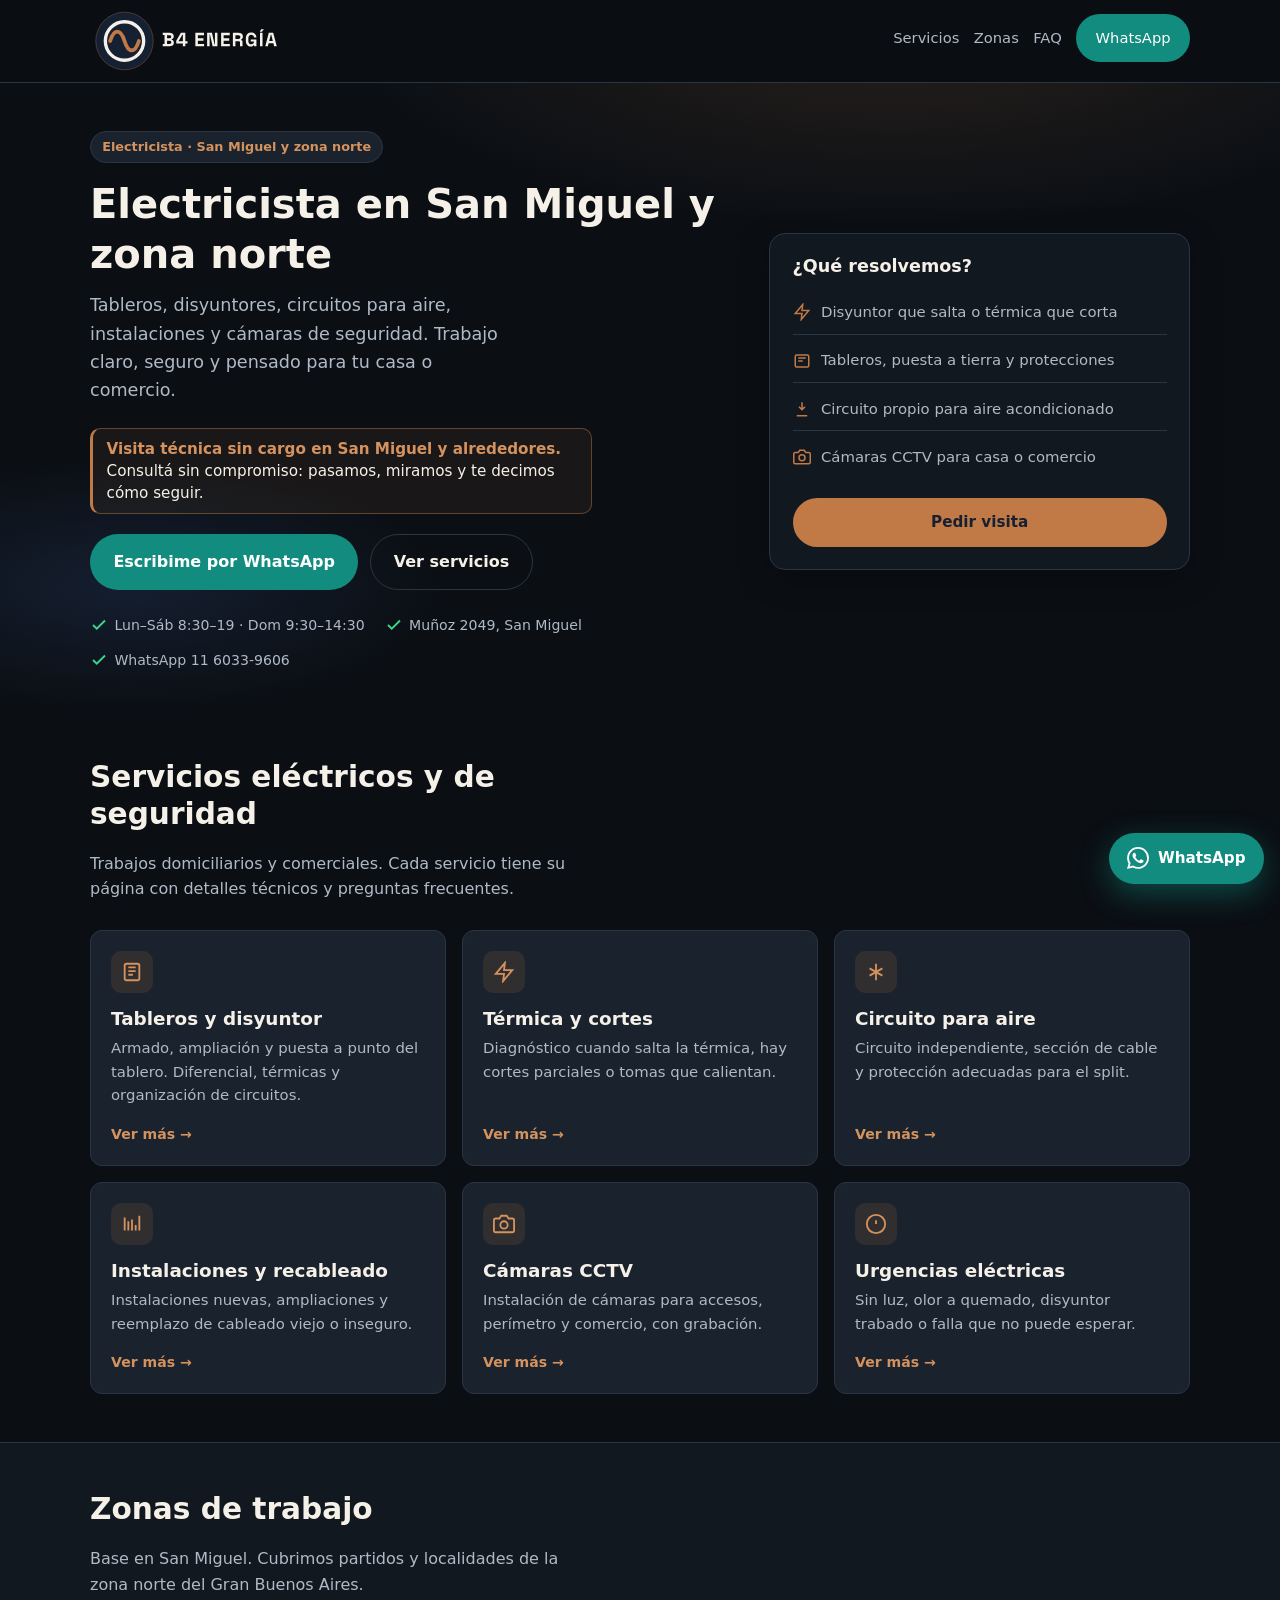
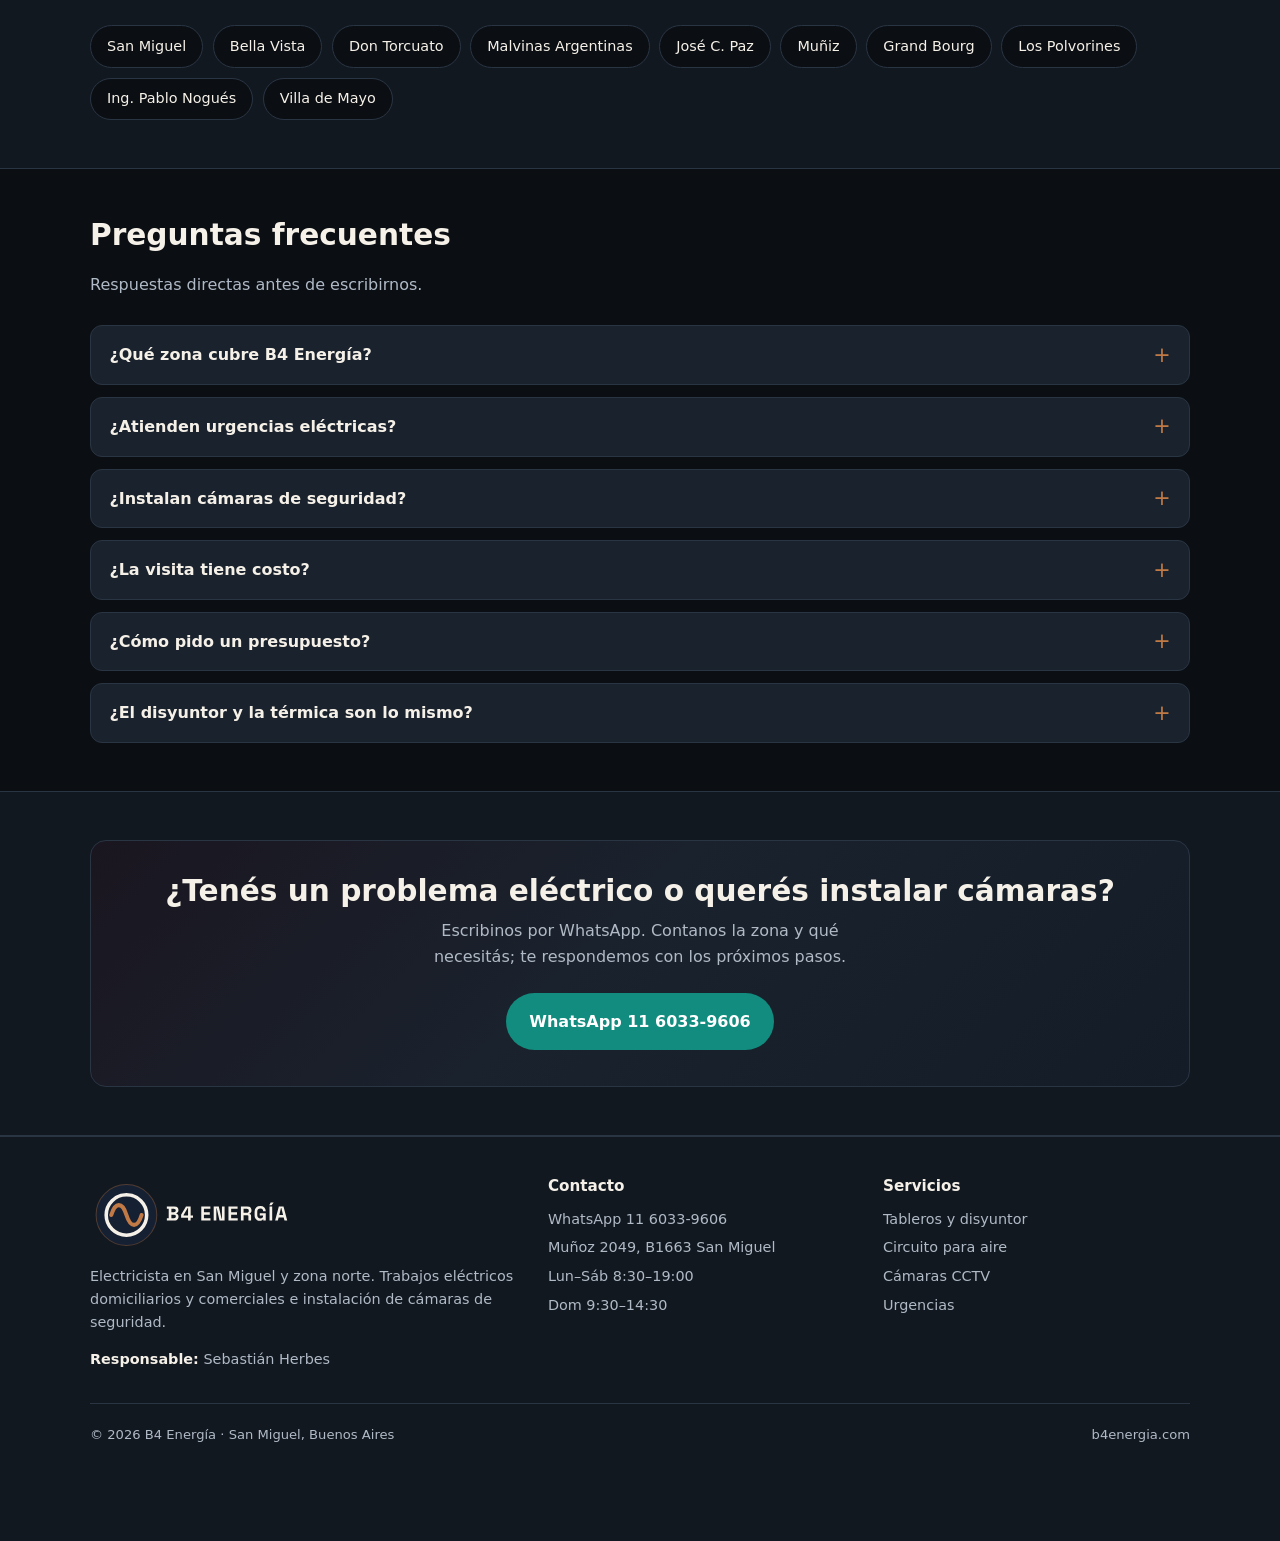
<file: index.html>
<!DOCTYPE html>
<html lang="es-AR">
<head>
  <meta charset="utf-8">
  <meta name="viewport" content="width=device-width, initial-scale=1">
  <title>Electricista en San Miguel y Zona Norte | B4 Energía</title>
  <meta name="description" content="Electricista en San Miguel, Don Torcuato, Malvinas Argentinas y José C. Paz. Tableros, disyuntores, aires, cámaras CCTV y urgencias. WhatsApp: 11 6033-9606.">
  <link rel="canonical" href="https://b4energia.com/">
  <meta property="og:type" content="website">
  <meta property="og:locale" content="es_AR">
  <meta property="og:url" content="https://b4energia.com/">
  <meta property="og:title" content="Electricista en San Miguel y Zona Norte | B4 Energía">
  <meta property="og:description" content="Trabajos eléctricos domiciliarios y comerciales, y cámaras de seguridad en San Miguel y zona norte. Pedí presupuesto por WhatsApp.">
  <meta property="og:site_name" content="B4 Energía">
  <meta name="twitter:card" content="summary">
  <meta name="twitter:title" content="Electricista en San Miguel y Zona Norte | B4 Energía">
  <meta name="twitter:description" content="Tableros, disyuntores, aires, cámaras CCTV y urgencias eléctricas en zona norte del GBA.">
  <link rel="icon" href="/favicon.svg" type="image/svg+xml">
  <link rel="icon" href="/favicon-32.png" sizes="32x32" type="image/png">
  <link rel="apple-touch-icon" href="/apple-touch-icon.png">
  <link rel="stylesheet" href="/css/styles.css">
  <script type="application/ld+json">
  {
    "@context": "https://schema.org",
    "@type": ["Electrician", "LocalBusiness"],
    "@id": "https://b4energia.com/#business",
    "name": "B4 Energía",
    "url": "https://b4energia.com/",
    "telephone": "+5491160339606",
    "image": "https://b4energia.com/logo/b4-energia-avatar-1024.png",
    "logo": "https://b4energia.com/logo/b4-energia-logo.png",
    "description": "Electricista en San Miguel y zona norte. Trabajos eléctricos domiciliarios y comerciales e instalación de cámaras de seguridad (CCTV).",
    "address": {
      "@type": "PostalAddress",
      "streetAddress": "Muñoz 2049",
      "addressLocality": "San Miguel",
      "addressRegion": "Buenos Aires",
      "postalCode": "B1663",
      "addressCountry": "AR"
    },
    "geo": {
      "@type": "GeoCoordinates",
      "latitude": -34.5435,
      "longitude": -58.7119
    },
    "openingHoursSpecification": [
      {
        "@type": "OpeningHoursSpecification",
        "dayOfWeek": ["Monday","Tuesday","Wednesday","Thursday","Friday","Saturday"],
        "opens": "08:30",
        "closes": "19:00"
      },
      {
        "@type": "OpeningHoursSpecification",
        "dayOfWeek": "Sunday",
        "opens": "09:30",
        "closes": "14:30"
      }
    ],
    "areaServed": [
      {"@type": "City", "name": "San Miguel"},
      {"@type": "City", "name": "Muñiz"},
      {"@type": "City", "name": "Bella Vista"},
      {"@type": "City", "name": "Don Torcuato"},
      {"@type": "AdministrativeArea", "name": "Malvinas Argentinas"},
      {"@type": "City", "name": "Grand Bourg"},
      {"@type": "City", "name": "Los Polvorines"},
      {"@type": "City", "name": "Ingeniero Pablo Nogués"},
      {"@type": "City", "name": "Villa de Mayo"},
      {"@type": "City", "name": "José C. Paz"}
    ],
    "sameAs": [],
    "priceRange": "$$",
    "contactPoint": {
      "@type": "ContactPoint",
      "telephone": "+5491160339606",
      "contactType": "customer service",
      "availableLanguage": "Spanish",
      "areaServed": "AR"
    }
  }
  </script>
  <script type="application/ld+json">
  {
    "@context": "https://schema.org",
    "@type": "FAQPage",
    "mainEntity": [
      {
        "@type": "Question",
        "name": "¿Qué zona cubre B4 Energía?",
        "acceptedAnswer": {
          "@type": "Answer",
          "text": "Trabajamos en San Miguel, Muñiz, Bella Vista, Don Torcuato, Malvinas Argentinas (Grand Bourg, Los Polvorines, Ingeniero Pablo Nogués, Villa de Mayo) y José C. Paz."
        }
      },
      {
        "@type": "Question",
        "name": "¿Atienden urgencias eléctricas?",
        "acceptedAnswer": {
          "@type": "Answer",
          "text": "Sí. Para cortes totales, disyuntores que saltan, tomas quemados o fallas que dejan sin luz, escribinos por WhatsApp y te orientamos según disponibilidad del día."
        }
      },
      {
        "@type": "Question",
        "name": "¿Instalan cámaras de seguridad?",
        "acceptedAnswer": {
          "@type": "Answer",
          "text": "Sí. Instalamos sistemas de cámaras CCTV para casas y comercios: acceso, visión nocturna, grabador y configuración básica. El tipo de cámara y el cableado se definen según el lugar."
        }
      },
      {
        "@type": "Question",
        "name": "¿La visita tiene costo?",
        "acceptedAnswer": {
          "@type": "Answer",
          "text": "No. La visita técnica es sin cargo en San Miguel y alrededores. Pasamos, revisamos la instalación y te explicamos qué hace falta y cuánto sale, sin compromiso. Escribinos por WhatsApp y coordinamos el día."
        }
      },
      {
        "@type": "Question",
        "name": "¿Cómo pido un presupuesto?",
        "acceptedAnswer": {
          "@type": "Answer",
          "text": "Por WhatsApp al +54 9 11 6033-9606. Contanos el problema o el trabajo que necesitás, la zona y, si podés, una foto del tablero o del lugar. Respondemos con los pasos y la visita."
        }
      }
    ]
  }
  </script>
</head>
<body>
  <header class="site-header">
    <div class="container nav">
      <a class="logo" href="/" aria-label="B4 Energía — inicio"><img class="logo-full" src="/logo/logo-dark.svg" alt="B4 Energía" width="409" height="150"></a>
      <nav aria-label="Principal">
        <ul class="nav-links">
          <li><a href="/#servicios">Servicios</a></li>
          <li><a href="/#zonas">Zonas</a></li>
          <li><a href="/#faq">FAQ</a></li>
          <li><a class="btn btn-wa" href="https://wa.me/5491160339606" target="_blank" rel="noopener">WhatsApp</a></li>
        </ul>
      </nav>
    </div>
  </header>

  <main>
    <section class="hero">
      <div class="container hero-grid">
        <div>
          <p class="eyebrow">Electricista · San Miguel y zona norte</p>
          <h1>Electricista en San Miguel y zona norte</h1>
          <p class="lead">Tableros, disyuntores, circuitos para aire, instalaciones y cámaras de seguridad. Trabajo claro, seguro y pensado para tu casa o comercio.</p>
          <p class="hook-visita"><strong>Visita técnica sin cargo en San Miguel y alrededores.</strong> Consultá sin compromiso: pasamos, miramos y te decimos cómo seguir.</p>
          <div class="hero-actions">
            <a class="btn btn-wa btn-lg" href="https://wa.me/5491160339606?text=Hola%2C%20necesito%20un%20electricista%20en%20zona%20norte" target="_blank" rel="noopener">Escribime por WhatsApp</a>
            <a class="btn btn-ghost btn-lg" href="/#servicios">Ver servicios</a>
          </div>
          <div class="trust">
            <span>
              <svg width="18" height="18" viewBox="0 0 24 24" fill="none" stroke="currentColor" stroke-width="2.5" aria-hidden="true"><path d="M20 6L9 17l-5-5"/></svg>
              Lun–Sáb 8:30–19 · Dom 9:30–14:30
            </span>
            <span>
              <svg width="18" height="18" viewBox="0 0 24 24" fill="none" stroke="currentColor" stroke-width="2.5" aria-hidden="true"><path d="M20 6L9 17l-5-5"/></svg>
              Muñoz 2049, San Miguel
            </span>
            <span>
              <svg width="18" height="18" viewBox="0 0 24 24" fill="none" stroke="currentColor" stroke-width="2.5" aria-hidden="true"><path d="M20 6L9 17l-5-5"/></svg>
              WhatsApp 11 6033-9606
            </span>
          </div>
        </div>
        <aside class="hero-card" aria-label="Qué resolvemos">
          <h2>¿Qué resolvemos?</h2>
          <ul>
            <li>
              <svg width="18" height="18" viewBox="0 0 24 24" fill="none" stroke="currentColor" stroke-width="2" aria-hidden="true"><path d="M13 2L3 14h9l-1 8 10-12h-9l1-8z"/></svg>
              Disyuntor que salta o térmica que corta
            </li>
            <li>
              <svg width="18" height="18" viewBox="0 0 24 24" fill="none" stroke="currentColor" stroke-width="2" aria-hidden="true"><rect x="3" y="4" width="18" height="16" rx="2"/><path d="M7 8h10M7 12h6"/></svg>
              Tableros, puesta a tierra y protecciones
            </li>
            <li>
              <svg width="18" height="18" viewBox="0 0 24 24" fill="none" stroke="currentColor" stroke-width="2" aria-hidden="true"><path d="M12 3v10M8 9l4 4 4-4M5 21h14"/></svg>
              Circuito propio para aire acondicionado
            </li>
            <li>
              <svg width="18" height="18" viewBox="0 0 24 24" fill="none" stroke="currentColor" stroke-width="2" aria-hidden="true"><path d="M23 19a2 2 0 0 1-2 2H3a2 2 0 0 1-2-2V8a2 2 0 0 1 2-2h4l2-3h6l2 3h4a2 2 0 0 1 2 2z"/><circle cx="12" cy="13" r="4"/></svg>
              Cámaras CCTV para casa o comercio
            </li>
          </ul>
          <a class="btn btn-accent" href="https://wa.me/5491160339606" target="_blank" rel="noopener" style="width:100%">Pedir visita</a>
        </aside>
      </div>
    </section>

    <section class="section" id="servicios">
      <div class="container">
        <div class="section-head">
          <h2>Servicios eléctricos y de seguridad</h2>
          <p>Trabajos domiciliarios y comerciales. Cada servicio tiene su página con detalles técnicos y preguntas frecuentes.</p>
        </div>
        <div class="grid-3">
          <a class="card" href="/servicios/tableros-disyuntor.html">
            <div class="card-icon" aria-hidden="true">
              <svg width="22" height="22" viewBox="0 0 24 24" fill="none" stroke="currentColor" stroke-width="2"><rect x="4" y="3" width="16" height="18" rx="2"/><path d="M8 7h8M8 11h8M8 15h5"/></svg>
            </div>
            <h3>Tableros y disyuntor</h3>
            <p>Armado, ampliación y puesta a punto del tablero. Diferencial, térmicas y organización de circuitos.</p>
            <span class="more">Ver más →</span>
          </a>
          <a class="card" href="/servicios/termica-cortes.html">
            <div class="card-icon" aria-hidden="true">
              <svg width="22" height="22" viewBox="0 0 24 24" fill="none" stroke="currentColor" stroke-width="2"><path d="M13 2L3 14h9l-1 8 10-12h-9l1-8z"/></svg>
            </div>
            <h3>Térmica y cortes</h3>
            <p>Diagnóstico cuando salta la térmica, hay cortes parciales o tomas que calientan.</p>
            <span class="more">Ver más →</span>
          </a>
          <a class="card" href="/servicios/aire-acondicionado.html">
            <div class="card-icon" aria-hidden="true">
              <svg width="22" height="22" viewBox="0 0 24 24" fill="none" stroke="currentColor" stroke-width="2"><path d="M12 3v18M5 8l14 8M5 16l14-8"/></svg>
            </div>
            <h3>Circuito para aire</h3>
            <p>Circuito independiente, sección de cable y protección adecuadas para el split.</p>
            <span class="more">Ver más →</span>
          </a>
          <a class="card" href="/servicios/instalaciones-recableado.html">
            <div class="card-icon" aria-hidden="true">
              <svg width="22" height="22" viewBox="0 0 24 24" fill="none" stroke="currentColor" stroke-width="2"><path d="M4 19V5M8 19V9M12 19V7M16 19v-6M20 19V3"/></svg>
            </div>
            <h3>Instalaciones y recableado</h3>
            <p>Instalaciones nuevas, ampliaciones y reemplazo de cableado viejo o inseguro.</p>
            <span class="more">Ver más →</span>
          </a>
          <a class="card" href="/servicios/camaras-seguridad.html">
            <div class="card-icon" aria-hidden="true">
              <svg width="22" height="22" viewBox="0 0 24 24" fill="none" stroke="currentColor" stroke-width="2"><path d="M23 19a2 2 0 0 1-2 2H3a2 2 0 0 1-2-2V8a2 2 0 0 1 2-2h4l2-3h6l2 3h4a2 2 0 0 1 2 2z"/><circle cx="12" cy="13" r="4"/></svg>
            </div>
            <h3>Cámaras CCTV</h3>
            <p>Instalación de cámaras para accesos, perímetro y comercio, con grabación.</p>
            <span class="more">Ver más →</span>
          </a>
          <a class="card" href="/servicios/urgencias.html">
            <div class="card-icon" aria-hidden="true">
              <svg width="22" height="22" viewBox="0 0 24 24" fill="none" stroke="currentColor" stroke-width="2"><circle cx="12" cy="12" r="10"/><path d="M12 8v4M12 16h.01"/></svg>
            </div>
            <h3>Urgencias eléctricas</h3>
            <p>Sin luz, olor a quemado, disyuntor trabado o falla que no puede esperar.</p>
            <span class="more">Ver más →</span>
          </a>
        </div>
      </div>
    </section>

    <section class="section section-alt" id="zonas">
      <div class="container">
        <div class="section-head">
          <h2>Zonas de trabajo</h2>
          <p>Base en San Miguel. Cubrimos partidos y localidades de la zona norte del Gran Buenos Aires.</p>
        </div>
        <div class="zones">
          <a class="zone-chip" href="/zonas/san-miguel.html">San Miguel</a>
          <a class="zone-chip" href="/zonas/bella-vista.html">Bella Vista</a>
          <a class="zone-chip" href="/zonas/don-torcuato.html">Don Torcuato</a>
          <a class="zone-chip" href="/zonas/malvinas-argentinas.html">Malvinas Argentinas</a>
          <a class="zone-chip" href="/zonas/jose-c-paz.html">José C. Paz</a>
          <span class="zone-chip">Muñiz</span>
          <span class="zone-chip">Grand Bourg</span>
          <span class="zone-chip">Los Polvorines</span>
          <span class="zone-chip">Ing. Pablo Nogués</span>
          <span class="zone-chip">Villa de Mayo</span>
        </div>
      </div>
    </section>

    <section class="section" id="faq">
      <div class="container">
        <div class="section-head">
          <h2>Preguntas frecuentes</h2>
          <p>Respuestas directas antes de escribirnos.</p>
        </div>
        <div class="faq">
          <details>
            <summary>¿Qué zona cubre B4 Energía?</summary>
            <p>San Miguel, Muñiz, Bella Vista, Don Torcuato, Malvinas Argentinas (Grand Bourg, Los Polvorines, Ingeniero Pablo Nogués, Villa de Mayo) y José C. Paz. Si estás cerca y no estás seguro, escribinos y te confirmamos.</p>
          </details>
          <details>
            <summary>¿Atienden urgencias eléctricas?</summary>
            <p>Sí. Para cortes totales, disyuntores que saltan, tomas quemados u olor a quemado, mandanos un WhatsApp. Te orientamos según la disponibilidad del día.</p>
          </details>
          <details>
            <summary>¿Instalan cámaras de seguridad?</summary>
            <p>Sí. Instalamos CCTV para casas y comercios: cobertura de accesos, visión nocturna, grabador y configuración básica. El diseño depende del lugar y de lo que quieras ver.</p>
          </details>
          <details>
            <summary>¿La visita tiene costo?</summary>
            <p>No. La visita técnica es sin cargo en San Miguel y alrededores. Pasamos, revisamos la instalación y te explicamos qué hace falta y cuánto sale, sin compromiso. Escribinos por WhatsApp y coordinamos el día.</p>
          </details>
          <details>
            <summary>¿Cómo pido un presupuesto?</summary>
            <p>Por WhatsApp al 11 6033-9606. Contanos el problema o el trabajo, la zona y, si podés, una foto del tablero o del lugar. Con eso armamos los próximos pasos.</p>
          </details>
          <details>
            <summary>¿El disyuntor y la térmica son lo mismo?</summary>
            <p>No. La térmica protege el cable ante sobrecargas o cortocircuitos. El disyuntor diferencial te protege a vos: detecta corriente que se escapa a tierra (fuga). Si salta el diferencial, hay que buscar la fuga, no solo “subirlo” de nuevo.</p>
          </details>
        </div>
      </div>
    </section>

    <section class="section section-alt">
      <div class="container">
        <div class="cta-band">
          <h2>¿Tenés un problema eléctrico o querés instalar cámaras?</h2>
          <p>Escribinos por WhatsApp. Contanos la zona y qué necesitás; te respondemos con los próximos pasos.</p>
          <a class="btn btn-wa btn-lg" href="https://wa.me/5491160339606" target="_blank" rel="noopener">WhatsApp 11 6033-9606</a>
        </div>
      </div>
    </section>
  </main>

  <footer class="site-footer">
    <div class="container footer-grid">
      <div>
        <a class="logo" href="/" style="margin-bottom:.75rem" aria-label="B4 Energía — inicio"><img class="logo-full" src="/logo/logo-dark.svg" alt="B4 Energía" width="409" height="150"></a>
        <p>Electricista en San Miguel y zona norte. Trabajos eléctricos domiciliarios y comerciales e instalación de cámaras de seguridad.</p>
        <p class="mb-0"><strong>Responsable:</strong> Sebastián Herbes</p>
      </div>
      <div>
        <h3>Contacto</h3>
        <ul>
          <li><a href="https://wa.me/5491160339606" target="_blank" rel="noopener">WhatsApp 11 6033-9606</a></li>
          <li>Muñoz 2049, B1663 San Miguel</li>
          <li>Lun–Sáb 8:30–19:00</li>
          <li>Dom 9:30–14:30</li>
        </ul>
      </div>
      <div>
        <h3>Servicios</h3>
        <ul>
          <li><a href="/servicios/tableros-disyuntor.html">Tableros y disyuntor</a></li>
          <li><a href="/servicios/aire-acondicionado.html">Circuito para aire</a></li>
          <li><a href="/servicios/camaras-seguridad.html">Cámaras CCTV</a></li>
          <li><a href="/servicios/urgencias.html">Urgencias</a></li>
        </ul>
      </div>
    </div>
    <div class="container footer-bottom">
      <span>© <span id="y"></span> B4 Energía · San Miguel, Buenos Aires</span>
      <span>b4energia.com</span>
    </div>
  </footer>

  <a class="wa-float" href="https://wa.me/5491160339606" target="_blank" rel="noopener" aria-label="Escribir por WhatsApp">
    <svg width="22" height="22" viewBox="0 0 24 24" fill="currentColor" aria-hidden="true"><path d="M17.472 14.382c-.297-.149-1.758-.867-2.03-.967-.273-.099-.471-.148-.67.15-.197.297-.767.966-.94 1.164-.173.199-.347.223-.644.075-.297-.15-1.255-.463-2.39-1.475-.883-.788-1.48-1.761-1.653-2.059-.173-.297-.018-.458.13-.606.134-.133.298-.347.446-.52.149-.174.198-.298.298-.497.099-.198.05-.371-.025-.52-.075-.149-.669-1.612-.916-2.207-.242-.579-.487-.5-.669-.51-.173-.008-.371-.01-.57-.01-.198 0-.52.074-.792.372-.272.297-1.04 1.016-1.04 2.479 0 1.462 1.065 2.875 1.213 3.074.149.198 2.096 3.2 5.077 4.487.709.306 1.262.489 1.694.625.712.227 1.36.195 1.871.118.571-.085 1.758-.719 2.006-1.413.248-.694.248-1.289.173-1.413-.074-.124-.272-.198-.57-.347m-5.421 7.403h-.004a9.87 9.87 0 01-5.031-1.378l-.361-.214-3.741.982.998-3.648-.235-.374a9.86 9.86 0 01-1.51-5.26c.001-5.45 4.436-9.884 9.888-9.884 2.64 0 5.122 1.03 6.988 2.898a9.825 9.825 0 012.893 6.994c-.003 5.45-4.435 9.884-9.885 9.884m8.413-18.297A11.815 11.815 0 0012.05 0C5.495 0 .16 5.335.157 11.892c0 2.096.547 4.142 1.588 5.945L.057 24l6.305-1.654a11.882 11.882 0 005.683 1.448h.005c6.554 0 11.89-5.335 11.893-11.893a11.821 11.821 0 00-3.48-8.413z"/></svg>
    <span class="wa-label">WhatsApp</span>
  </a>
  <script>document.getElementById('y').textContent=new Date().getFullYear()</script>
</body>
</html>
</file>
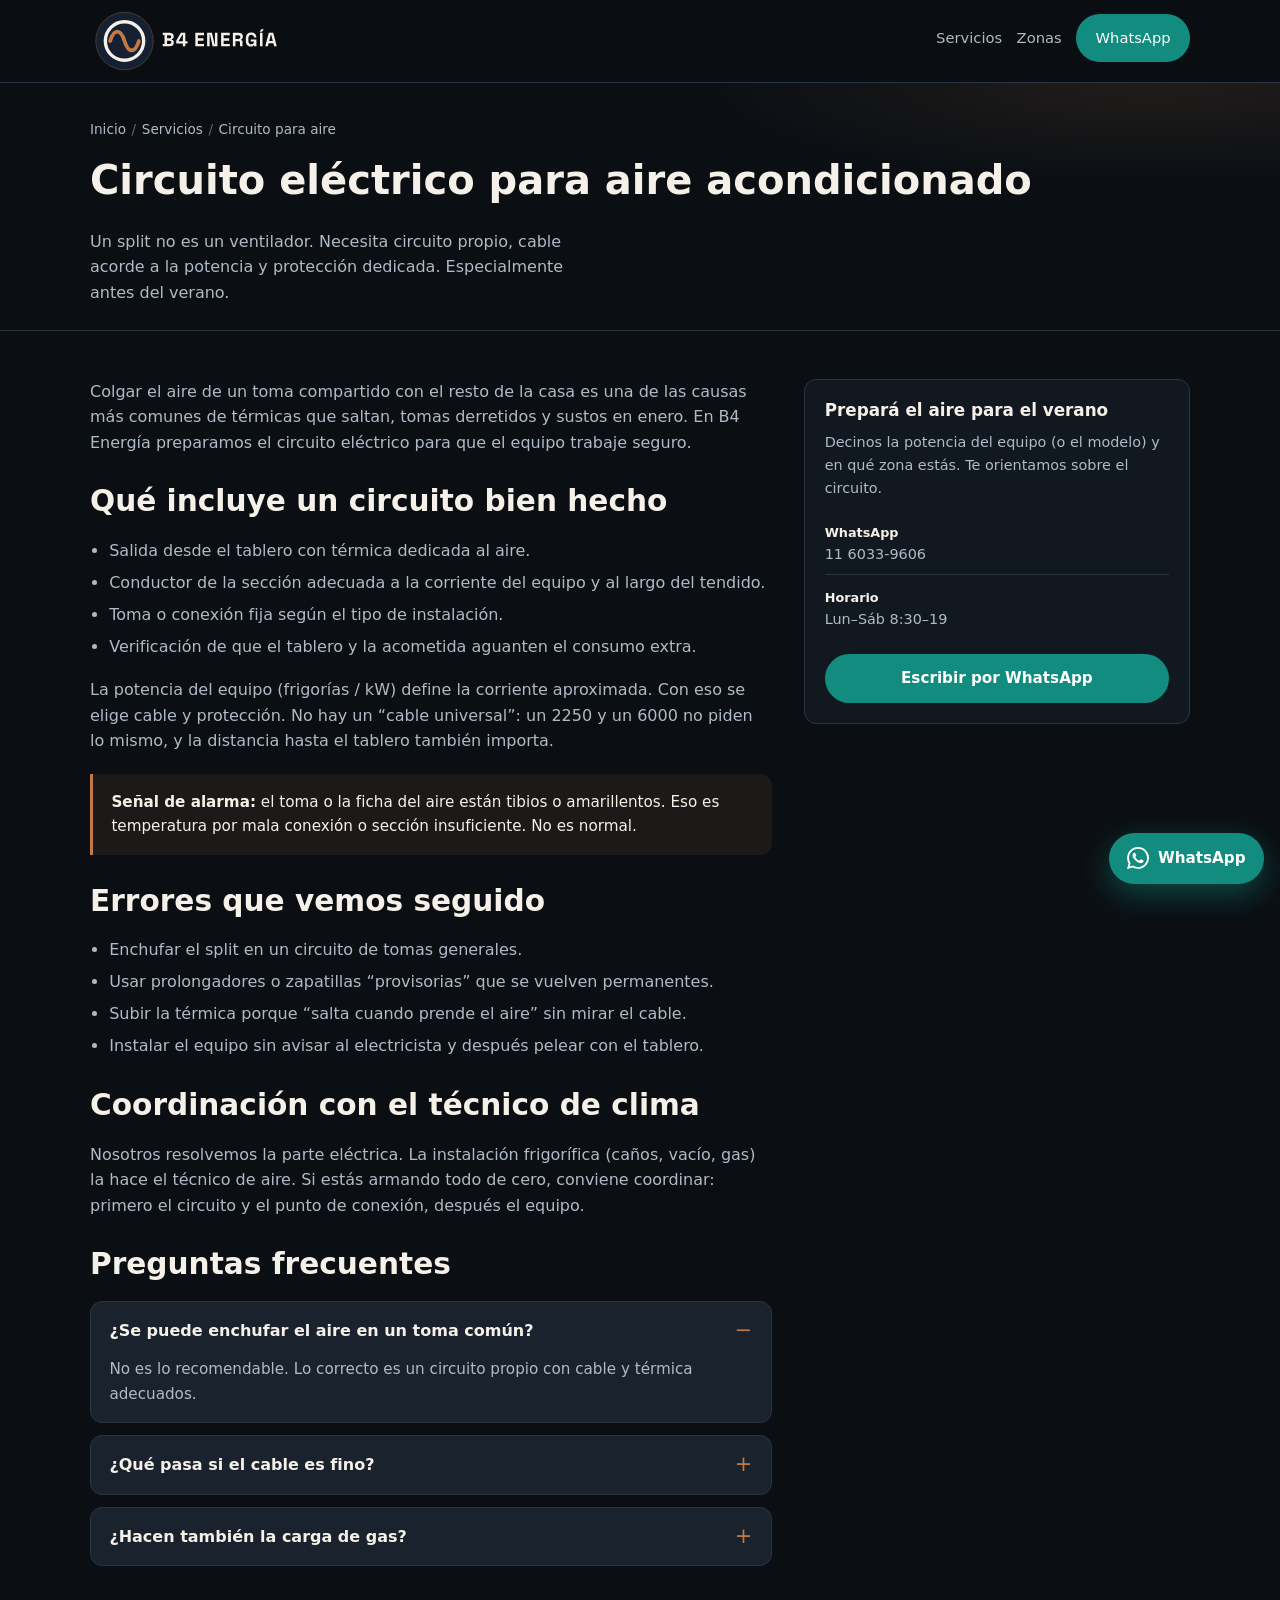
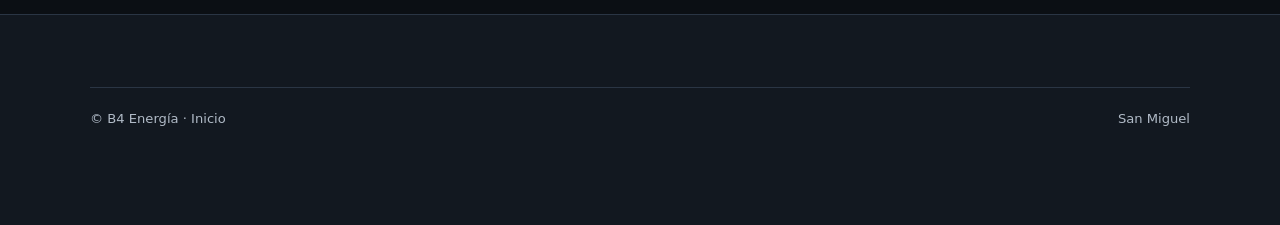
<file: servicios/aire-acondicionado.html>
<!DOCTYPE html>
<html lang="es-AR">
<head>
  <meta charset="utf-8">
  <meta name="viewport" content="width=device-width, initial-scale=1">
  <title>Circuito eléctrico para aire acondicionado | B4 Energía</title>
  <meta name="description" content="Instalación de circuito propio para split o aire acondicionado en San Miguel y zona norte. Cable, térmica y toma adecuados. WhatsApp 11 6033-9606.">
  <link rel="canonical" href="https://b4energia.com/servicios/aire-acondicionado.html">
  <meta property="og:type" content="website">
  <meta property="og:locale" content="es_AR">
  <meta property="og:url" content="https://b4energia.com/servicios/aire-acondicionado.html">
  <meta property="og:title" content="Circuito eléctrico para aire acondicionado | B4 Energía">
  <meta property="og:description" content="Circuito independiente para el aire: sección de cable, protección y toma correctos. Antes del verano.">
  <meta property="og:site_name" content="B4 Energía">
  <link rel="icon" href="/favicon.svg" type="image/svg+xml">
  <link rel="icon" href="/favicon-32.png" sizes="32x32" type="image/png">
  <link rel="apple-touch-icon" href="/apple-touch-icon.png">
  <link rel="stylesheet" href="/css/styles.css">
  <script type="application/ld+json">
  {"@context":"https://schema.org","@type":"Service","name":"Circuito eléctrico para aire acondicionado","provider":{"@id":"https://b4energia.com/#business"},"areaServed":"San Miguel, Buenos Aires","url":"https://b4energia.com/servicios/aire-acondicionado.html"}
  </script>
  <script type="application/ld+json">
  {"@context":"https://schema.org","@type":"FAQPage","mainEntity":[
    {"@type":"Question","name":"¿Se puede enchufar el aire en un toma común?","acceptedAnswer":{"@type":"Answer","text":"No es lo recomendable. Un split consume de forma sostenida. Lo correcto es un circuito propio, con cable de la sección adecuada según la potencia del equipo y su propia térmica."}},
    {"@type":"Question","name":"¿Qué pasa si el cable es fino?","acceptedAnswer":{"@type":"Answer","text":"El conductor calienta, el toma se deteriora, la térmica puede saltar en el peor momento y crece el riesgo de incendio. La sección se elige según la corriente del equipo y la longitud del tramo."}},
    {"@type":"Question","name":"¿Hacen la parte eléctrica del aire o también el gas?","acceptedAnswer":{"@type":"Answer","text":"Nos ocupamos de la parte eléctrica: circuito, protección, toma o conexión al equipo. La carga de gas y la instalación frigorífica la hace un técnico de clima; podemos coordinar si hace falta."}}
  ]}
  </script>
</head>
<body>
  <header class="site-header">
    <div class="container nav">
      <a class="logo" href="/" aria-label="B4 Energía — inicio"><img class="logo-full" src="/logo/logo-dark.svg" alt="B4 Energía" width="409" height="150"></a>
      <nav aria-label="Principal"><ul class="nav-links">
        <li><a href="/#servicios">Servicios</a></li>
        <li><a href="/#zonas">Zonas</a></li>
        <li><a class="btn btn-wa" href="https://wa.me/5491160339606" target="_blank" rel="noopener">WhatsApp</a></li>
      </ul></nav>
    </div>
  </header>
  <main>
    <div class="page-hero">
      <div class="container">
        <p class="breadcrumb"><a href="/">Inicio</a><span>/</span><a href="/#servicios">Servicios</a><span>/</span>Circuito para aire</p>
        <h1>Circuito eléctrico para aire acondicionado</h1>
        <p style="color:var(--muted);max-width:48ch;margin:0">Un split no es un ventilador. Necesita circuito propio, cable acorde a la potencia y protección dedicada. Especialmente antes del verano.</p>
      </div>
    </div>
    <section class="section">
      <div class="container two-col">
        <article class="prose">
          <p>Colgar el aire de un toma compartido con el resto de la casa es una de las causas más comunes de térmicas que saltan, tomas derretidos y sustos en enero. En B4 Energía preparamos el circuito eléctrico para que el equipo trabaje seguro.</p>
          <h2>Qué incluye un circuito bien hecho</h2>
          <ul>
            <li>Salida desde el tablero con térmica dedicada al aire.</li>
            <li>Conductor de la sección adecuada a la corriente del equipo y al largo del tendido.</li>
            <li>Toma o conexión fija según el tipo de instalación.</li>
            <li>Verificación de que el tablero y la acometida aguanten el consumo extra.</li>
          </ul>
          <p>La potencia del equipo (frigorías / kW) define la corriente aproximada. Con eso se elige cable y protección. No hay un “cable universal”: un 2250 y un 6000 no piden lo mismo, y la distancia hasta el tablero también importa.</p>
          <div class="callout">
            <p><strong>Señal de alarma:</strong> el toma o la ficha del aire están tibios o amarillentos. Eso es temperatura por mala conexión o sección insuficiente. No es normal.</p>
          </div>
          <h2>Errores que vemos seguido</h2>
          <ul>
            <li>Enchufar el split en un circuito de tomas generales.</li>
            <li>Usar prolongadores o zapatillas “provisorias” que se vuelven permanentes.</li>
            <li>Subir la térmica porque “salta cuando prende el aire” sin mirar el cable.</li>
            <li>Instalar el equipo sin avisar al electricista y después pelear con el tablero.</li>
          </ul>
          <h2>Coordinación con el técnico de clima</h2>
          <p>Nosotros resolvemos la parte eléctrica. La instalación frigorífica (caños, vacío, gas) la hace el técnico de aire. Si estás armando todo de cero, conviene coordinar: primero el circuito y el punto de conexión, después el equipo.</p>
          <h2>Preguntas frecuentes</h2>
          <div class="faq">
            <details open><summary>¿Se puede enchufar el aire en un toma común?</summary><p>No es lo recomendable. Lo correcto es un circuito propio con cable y térmica adecuados.</p></details>
            <details><summary>¿Qué pasa si el cable es fino?</summary><p>Calienta, degrada el toma y aumenta el riesgo. La sección se elige según corriente y longitud.</p></details>
            <details><summary>¿Hacen también la carga de gas?</summary><p>No: nosotros la parte eléctrica. El gas lo hace un técnico de clima.</p></details>
          </div>
        </article>
        <aside class="side-box">
          <h2>Prepará el aire para el verano</h2>
          <p>Decinos la potencia del equipo (o el modelo) y en qué zona estás. Te orientamos sobre el circuito.</p>
          <ul class="side-meta">
            <li><div><strong>WhatsApp</strong>11 6033-9606</div></li>
            <li><div><strong>Horario</strong>Lun–Sáb 8:30–19</div></li>
          </ul>
          <a class="btn btn-wa" style="width:100%" href="https://wa.me/5491160339606?text=Hola%2C%20necesito%20circuito%20para%20aire%20acondicionado" target="_blank" rel="noopener">Escribir por WhatsApp</a>
        </aside>
      </div>
    </section>
  </main>
  <footer class="site-footer"><div class="container footer-bottom"><span>© B4 Energía · <a href="/">Inicio</a></span><span>San Miguel</span></div></footer>
  <a class="wa-float" href="https://wa.me/5491160339606" target="_blank" rel="noopener" aria-label="WhatsApp"><svg width="22" height="22" viewBox="0 0 24 24" fill="currentColor" aria-hidden="true"><path d="M17.472 14.382c-.297-.149-1.758-.867-2.03-.967-.273-.099-.471-.148-.67.15-.197.297-.767.966-.94 1.164-.173.199-.347.223-.644.075-.297-.15-1.255-.463-2.39-1.475-.883-.788-1.48-1.761-1.653-2.059-.173-.297-.018-.458.13-.606.134-.133.298-.347.446-.52.149-.174.198-.298.298-.497.099-.198.05-.371-.025-.52-.075-.149-.669-1.612-.916-2.207-.242-.579-.487-.5-.669-.51-.173-.008-.371-.01-.57-.01-.198 0-.52.074-.792.372-.272.297-1.04 1.016-1.04 2.479 0 1.462 1.065 2.875 1.213 3.074.149.198 2.096 3.2 5.077 4.487.709.306 1.262.489 1.694.625.712.227 1.36.195 1.871.118.571-.085 1.758-.719 2.006-1.413.248-.694.248-1.289.173-1.413-.074-.124-.272-.198-.57-.347m-5.421 7.403h-.004a9.87 9.87 0 01-5.031-1.378l-.361-.214-3.741.982.998-3.648-.235-.374a9.86 9.86 0 01-1.51-5.26c.001-5.45 4.436-9.884 9.888-9.884 2.64 0 5.122 1.03 6.988 2.898a9.825 9.825 0 012.893 6.994c-.003 5.45-4.435 9.884-9.885 9.884m8.413-18.297A11.815 11.815 0 0012.05 0C5.495 0 .16 5.335.157 11.892c0 2.096.547 4.142 1.588 5.945L.057 24l6.305-1.654a11.882 11.882 0 005.683 1.448h.005c6.554 0 11.89-5.335 11.893-11.893a11.821 11.821 0 00-3.48-8.413z"/></svg><span class="wa-label">WhatsApp</span></a>
</body>
</html>
</file>
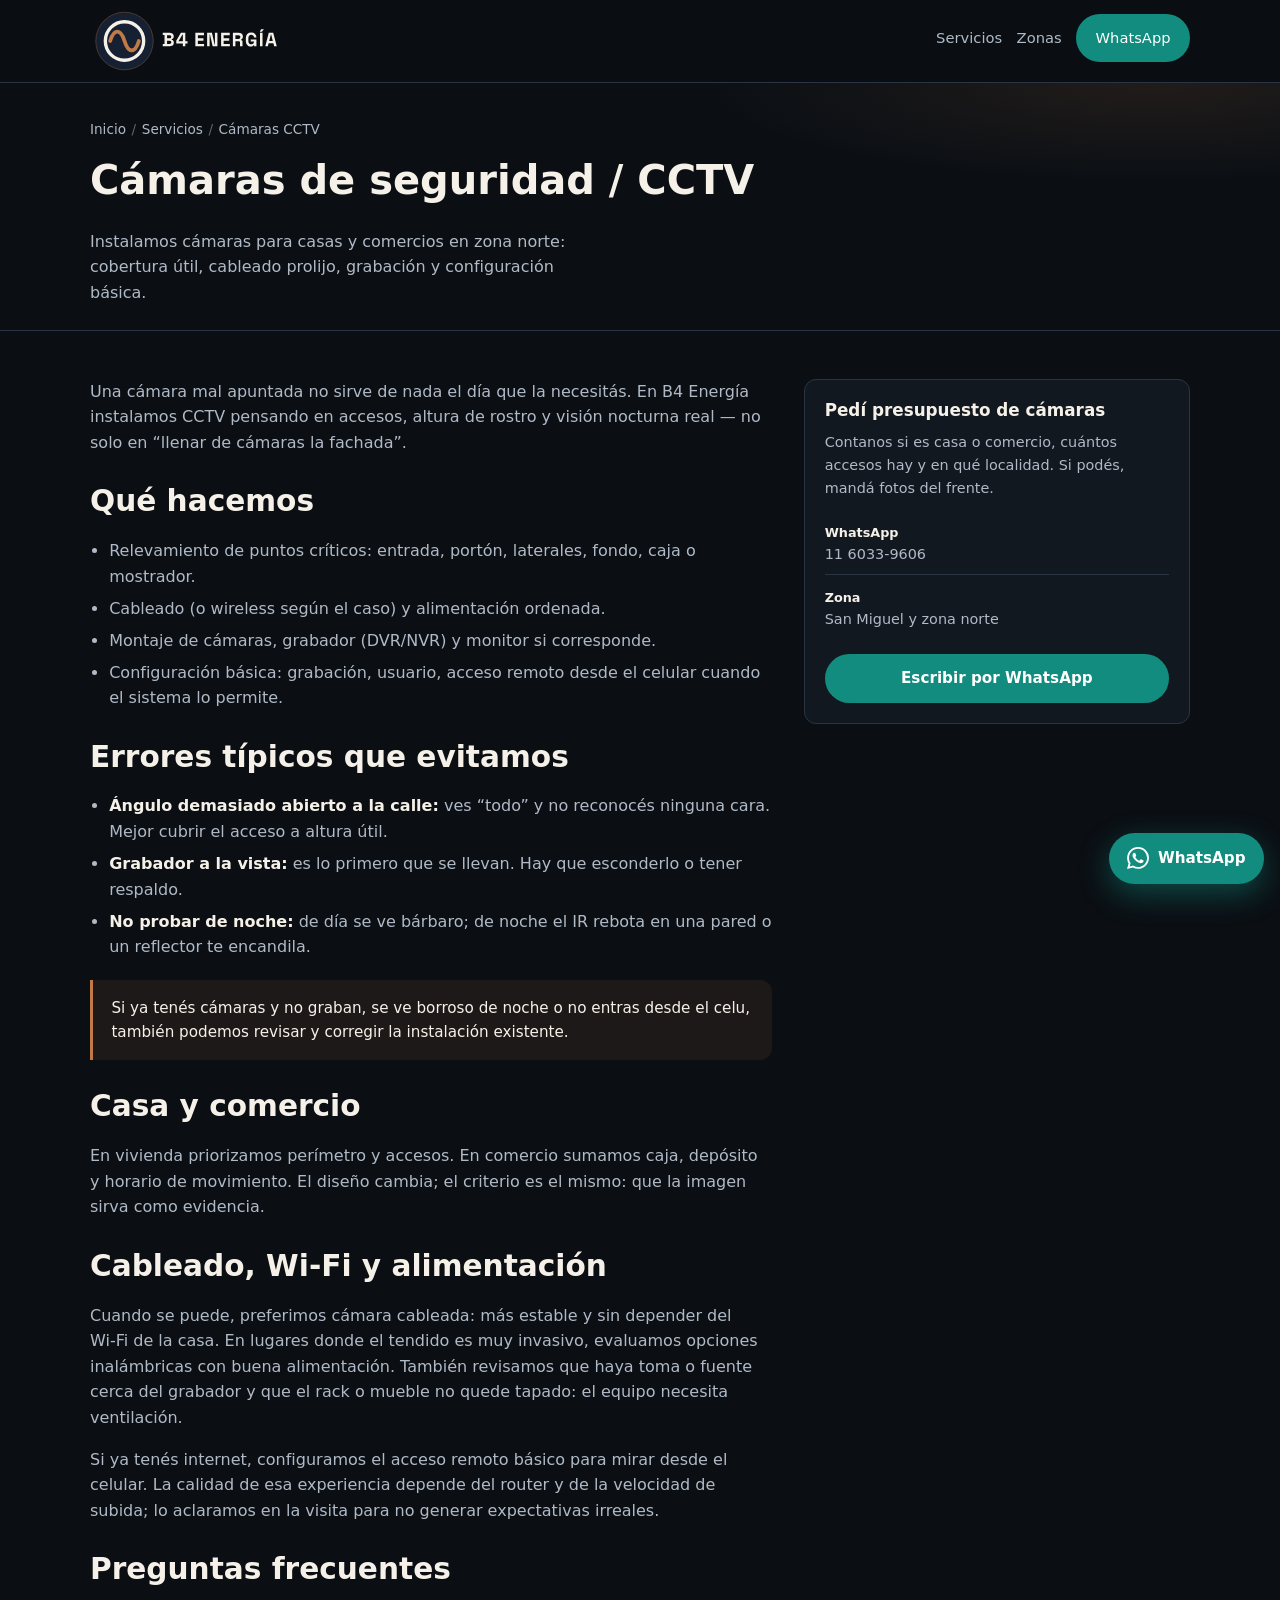
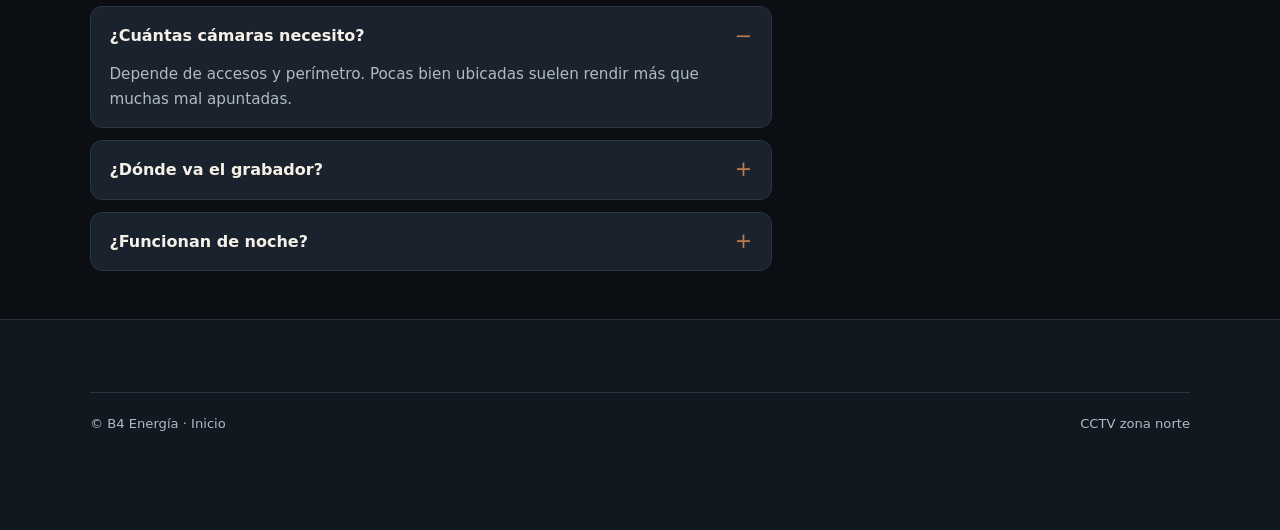
<file: servicios/camaras-seguridad.html>
<!DOCTYPE html>
<html lang="es-AR">
<head>
  <meta charset="utf-8">
  <meta name="viewport" content="width=device-width, initial-scale=1">
  <title>Instalación de cámaras de seguridad CCTV | B4 Energía</title>
  <meta name="description" content="Instalación de cámaras de seguridad CCTV en San Miguel y zona norte. Accesos, visión nocturna y grabación para casa o comercio. WhatsApp 11 6033-9606.">
  <link rel="canonical" href="https://b4energia.com/servicios/camaras-seguridad.html">
  <meta property="og:type" content="website">
  <meta property="og:locale" content="es_AR">
  <meta property="og:url" content="https://b4energia.com/servicios/camaras-seguridad.html">
  <meta property="og:title" content="Instalación de cámaras de seguridad CCTV | B4 Energía">
  <meta property="og:description" content="Cámaras pensadas para ver caras y accesos, no solo 'la calle'. Instalación prolija y grabación.">
  <meta property="og:site_name" content="B4 Energía">
  <link rel="icon" href="/favicon.svg" type="image/svg+xml">
  <link rel="icon" href="/favicon-32.png" sizes="32x32" type="image/png">
  <link rel="apple-touch-icon" href="/apple-touch-icon.png">
  <link rel="stylesheet" href="/css/styles.css">
  <script type="application/ld+json">
  {"@context":"https://schema.org","@type":"Service","name":"Instalación de cámaras de seguridad CCTV","provider":{"@id":"https://b4energia.com/#business"},"areaServed":"San Miguel, Buenos Aires","url":"https://b4energia.com/servicios/camaras-seguridad.html"}
  </script>
  <script type="application/ld+json">
  {"@context":"https://schema.org","@type":"FAQPage","mainEntity":[
    {"@type":"Question","name":"¿Cuántas cámaras necesito?","acceptedAnswer":{"@type":"Answer","text":"Depende de los accesos y del perímetro. Priorizamos puertas, portón, laterales ciegos y fondo. Mejor pocas bien ubicadas que muchas mirando al vacío."}},
    {"@type":"Question","name":"¿Dónde va el grabador?","acceptedAnswer":{"@type":"Answer","text":"En un lugar discreto y ventilado, no a la vista en la entrada. Si se llevan el DVR, se llevan la evidencia. También se puede configurar respaldo en la nube según el sistema."}},
    {"@type":"Question","name":"¿Funcionan de noche?","acceptedAnswer":{"@type":"Answer","text":"Sí, con infrarrojo o iluminación adecuada. Hay que probar la visión nocturna: un reflector mal ubicado puede encandilar la imagen."}}
  ]}
  </script>
</head>
<body>
  <header class="site-header">
    <div class="container nav">
      <a class="logo" href="/" aria-label="B4 Energía — inicio"><img class="logo-full" src="/logo/logo-dark.svg" alt="B4 Energía" width="409" height="150"></a>
      <nav aria-label="Principal"><ul class="nav-links">
        <li><a href="/#servicios">Servicios</a></li>
        <li><a href="/#zonas">Zonas</a></li>
        <li><a class="btn btn-wa" href="https://wa.me/5491160339606" target="_blank" rel="noopener">WhatsApp</a></li>
      </ul></nav>
    </div>
  </header>
  <main>
    <div class="page-hero">
      <div class="container">
        <p class="breadcrumb"><a href="/">Inicio</a><span>/</span><a href="/#servicios">Servicios</a><span>/</span>Cámaras CCTV</p>
        <h1>Cámaras de seguridad / CCTV</h1>
        <p style="color:var(--muted);max-width:48ch;margin:0">Instalamos cámaras para casas y comercios en zona norte: cobertura útil, cableado prolijo, grabación y configuración básica.</p>
      </div>
    </div>
    <section class="section">
      <div class="container two-col">
        <article class="prose">
          <p>Una cámara mal apuntada no sirve de nada el día que la necesitás. En B4 Energía instalamos CCTV pensando en accesos, altura de rostro y visión nocturna real — no solo en “llenar de cámaras la fachada”.</p>
          <h2>Qué hacemos</h2>
          <ul>
            <li>Relevamiento de puntos críticos: entrada, portón, laterales, fondo, caja o mostrador.</li>
            <li>Cableado (o wireless según el caso) y alimentación ordenada.</li>
            <li>Montaje de cámaras, grabador (DVR/NVR) y monitor si corresponde.</li>
            <li>Configuración básica: grabación, usuario, acceso remoto desde el celular cuando el sistema lo permite.</li>
          </ul>
          <!-- TODO: Sebastián — confirmar marcas / gamas que instalás habitualmente para mencionarlas sin inventar -->
          <h2>Errores típicos que evitamos</h2>
          <ul>
            <li><strong>Ángulo demasiado abierto a la calle:</strong> ves “todo” y no reconocés ninguna cara. Mejor cubrir el acceso a altura útil.</li>
            <li><strong>Grabador a la vista:</strong> es lo primero que se llevan. Hay que esconderlo o tener respaldo.</li>
            <li><strong>No probar de noche:</strong> de día se ve bárbaro; de noche el IR rebota en una pared o un reflector te encandila.</li>
          </ul>
          <div class="callout">
            <p>Si ya tenés cámaras y no graban, se ve borroso de noche o no entras desde el celu, también podemos revisar y corregir la instalación existente.</p>
          </div>
          <h2>Casa y comercio</h2>
          <p>En vivienda priorizamos perímetro y accesos. En comercio sumamos caja, depósito y horario de movimiento. El diseño cambia; el criterio es el mismo: que la imagen sirva como evidencia.</p>
          <h2>Cableado, Wi‑Fi y alimentación</h2>
          <p>Cuando se puede, preferimos cámara cableada: más estable y sin depender del Wi‑Fi de la casa. En lugares donde el tendido es muy invasivo, evaluamos opciones inalámbricas con buena alimentación. También revisamos que haya toma o fuente cerca del grabador y que el rack o mueble no quede tapado: el equipo necesita ventilación.</p>
          <p>Si ya tenés internet, configuramos el acceso remoto básico para mirar desde el celular. La calidad de esa experiencia depende del router y de la velocidad de subida; lo aclaramos en la visita para no generar expectativas irreales.</p>
          <h2>Preguntas frecuentes</h2>
          <div class="faq">
            <details open><summary>¿Cuántas cámaras necesito?</summary><p>Depende de accesos y perímetro. Pocas bien ubicadas suelen rendir más que muchas mal apuntadas.</p></details>
            <details><summary>¿Dónde va el grabador?</summary><p>En un lugar discreto. Si se lo llevan, se llevan la evidencia. Valorable el respaldo en la nube.</p></details>
            <details><summary>¿Funcionan de noche?</summary><p>Sí, con IR o luz adecuada. Hay que probar la escena nocturna real.</p></details>
          </div>
        </article>
        <aside class="side-box">
          <h2>Pedí presupuesto de cámaras</h2>
          <p>Contanos si es casa o comercio, cuántos accesos hay y en qué localidad. Si podés, mandá fotos del frente.</p>
          <ul class="side-meta">
            <li><div><strong>WhatsApp</strong>11 6033-9606</div></li>
            <li><div><strong>Zona</strong>San Miguel y zona norte</div></li>
          </ul>
          <a class="btn btn-wa" style="width:100%" href="https://wa.me/5491160339606?text=Hola%2C%20quiero%20instalar%20c%C3%A1maras%20de%20seguridad" target="_blank" rel="noopener">Escribir por WhatsApp</a>
        </aside>
      </div>
    </section>
  </main>
  <footer class="site-footer"><div class="container footer-bottom"><span>© B4 Energía · <a href="/">Inicio</a></span><span>CCTV zona norte</span></div></footer>
  <a class="wa-float" href="https://wa.me/5491160339606" target="_blank" rel="noopener" aria-label="WhatsApp"><svg width="22" height="22" viewBox="0 0 24 24" fill="currentColor" aria-hidden="true"><path d="M17.472 14.382c-.297-.149-1.758-.867-2.03-.967-.273-.099-.471-.148-.67.15-.197.297-.767.966-.94 1.164-.173.199-.347.223-.644.075-.297-.15-1.255-.463-2.39-1.475-.883-.788-1.48-1.761-1.653-2.059-.173-.297-.018-.458.13-.606.134-.133.298-.347.446-.52.149-.174.198-.298.298-.497.099-.198.05-.371-.025-.52-.075-.149-.669-1.612-.916-2.207-.242-.579-.487-.5-.669-.51-.173-.008-.371-.01-.57-.01-.198 0-.52.074-.792.372-.272.297-1.04 1.016-1.04 2.479 0 1.462 1.065 2.875 1.213 3.074.149.198 2.096 3.2 5.077 4.487.709.306 1.262.489 1.694.625.712.227 1.36.195 1.871.118.571-.085 1.758-.719 2.006-1.413.248-.694.248-1.289.173-1.413-.074-.124-.272-.198-.57-.347m-5.421 7.403h-.004a9.87 9.87 0 01-5.031-1.378l-.361-.214-3.741.982.998-3.648-.235-.374a9.86 9.86 0 01-1.51-5.26c.001-5.45 4.436-9.884 9.888-9.884 2.64 0 5.122 1.03 6.988 2.898a9.825 9.825 0 012.893 6.994c-.003 5.45-4.435 9.884-9.885 9.884m8.413-18.297A11.815 11.815 0 0012.05 0C5.495 0 .16 5.335.157 11.892c0 2.096.547 4.142 1.588 5.945L.057 24l6.305-1.654a11.882 11.882 0 005.683 1.448h.005c6.554 0 11.89-5.335 11.893-11.893a11.821 11.821 0 00-3.48-8.413z"/></svg><span class="wa-label">WhatsApp</span></a>
</body>
</html>
</file>
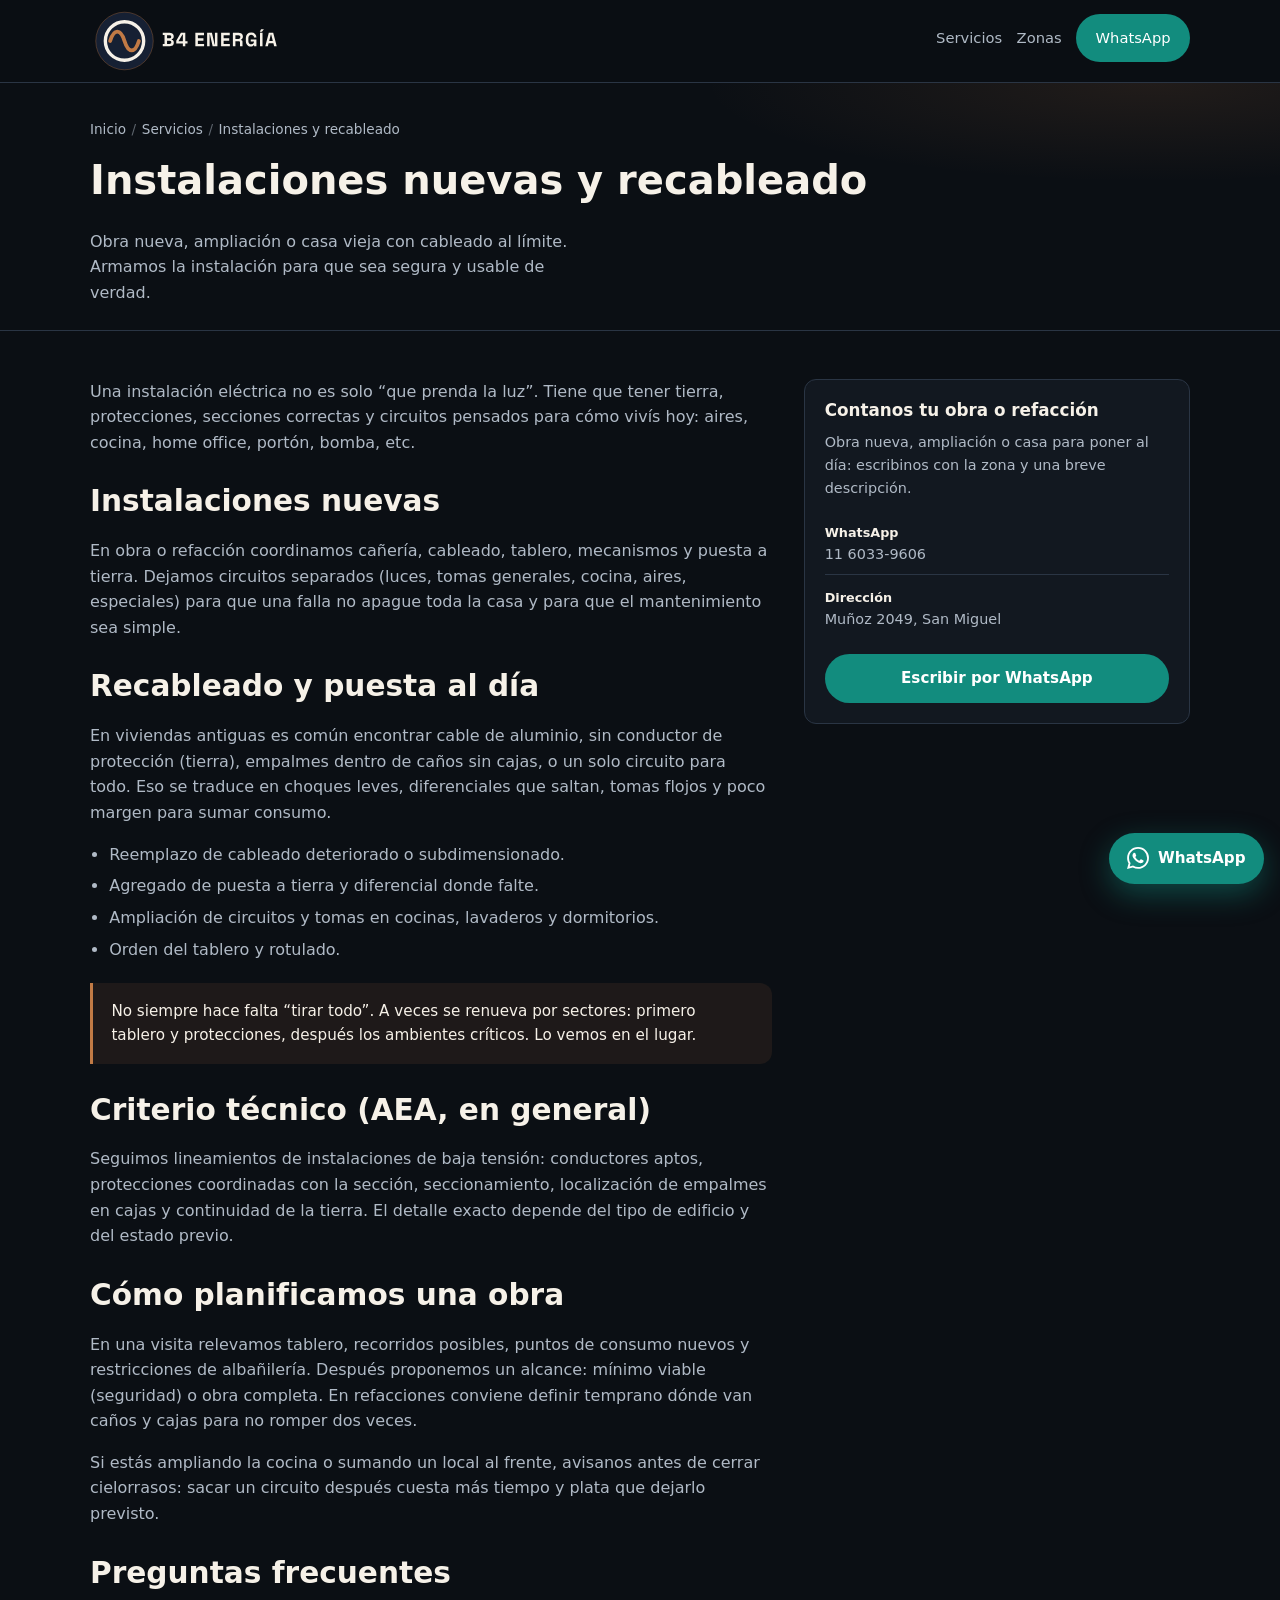
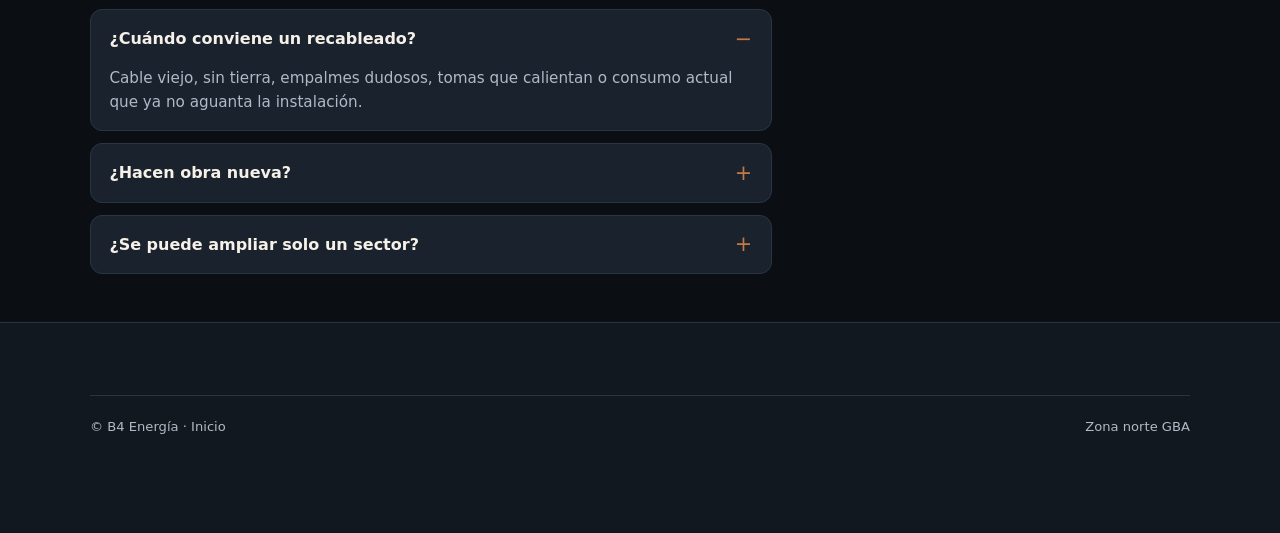
<file: servicios/instalaciones-recableado.html>
<!DOCTYPE html>
<html lang="es-AR">
<head>
  <meta charset="utf-8">
  <meta name="viewport" content="width=device-width, initial-scale=1">
  <title>Instalaciones eléctricas nuevas y recableado | B4 Energía</title>
  <meta name="description" content="Instalaciones eléctricas nuevas, ampliaciones y recableado seguro en San Miguel, Don Torcuato y zona norte. Pedí visita por WhatsApp.">
  <link rel="canonical" href="https://b4energia.com/servicios/instalaciones-recableado.html">
  <meta property="og:type" content="website">
  <meta property="og:locale" content="es_AR">
  <meta property="og:url" content="https://b4energia.com/servicios/instalaciones-recableado.html">
  <meta property="og:title" content="Instalaciones eléctricas nuevas y recableado | B4 Energía">
  <meta property="og:description" content="De la obra nueva al cableado viejo que ya no da más. Trabajo ordenado y seguro.">
  <meta property="og:site_name" content="B4 Energía">
  <link rel="icon" href="/favicon.svg" type="image/svg+xml">
  <link rel="icon" href="/favicon-32.png" sizes="32x32" type="image/png">
  <link rel="apple-touch-icon" href="/apple-touch-icon.png">
  <link rel="stylesheet" href="/css/styles.css">
  <script type="application/ld+json">
  {"@context":"https://schema.org","@type":"Service","name":"Instalaciones eléctricas nuevas y recableado","provider":{"@id":"https://b4energia.com/#business"},"areaServed":"San Miguel, Buenos Aires","url":"https://b4energia.com/servicios/instalaciones-recableado.html"}
  </script>
  <script type="application/ld+json">
  {"@context":"https://schema.org","@type":"FAQPage","mainEntity":[
    {"@type":"Question","name":"¿Cuándo conviene un recableado?","acceptedAnswer":{"@type":"Answer","text":"Cuando el cableado es antiguo, sin tierra, con empalmes dudosos, tomas que calientan o la instalación ya no soporta el consumo actual. A veces se puede intervenir por sectores."}},
    {"@type":"Question","name":"¿Hacen instalaciones en obra nueva?","acceptedAnswer":{"@type":"Answer","text":"Sí. Cañeros, cableado, tablero, tomas, luces y puesta a tierra, coordinando con albañilería y otros gremios."}},
    {"@type":"Question","name":"¿Puedo ampliar solo un sector?","acceptedAnswer":{"@type":"Answer","text":"En muchos casos sí: sumar circuitos, renovar el tablero o recablear un ambiente sin tocar toda la casa. Se evalúa en la visita."}}
  ]}
  </script>
</head>
<body>
  <header class="site-header">
    <div class="container nav">
      <a class="logo" href="/" aria-label="B4 Energía — inicio"><img class="logo-full" src="/logo/logo-dark.svg" alt="B4 Energía" width="409" height="150"></a>
      <nav aria-label="Principal"><ul class="nav-links">
        <li><a href="/#servicios">Servicios</a></li>
        <li><a href="/#zonas">Zonas</a></li>
        <li><a class="btn btn-wa" href="https://wa.me/5491160339606" target="_blank" rel="noopener">WhatsApp</a></li>
      </ul></nav>
    </div>
  </header>
  <main>
    <div class="page-hero">
      <div class="container">
        <p class="breadcrumb"><a href="/">Inicio</a><span>/</span><a href="/#servicios">Servicios</a><span>/</span>Instalaciones y recableado</p>
        <h1>Instalaciones nuevas y recableado</h1>
        <p style="color:var(--muted);max-width:48ch;margin:0">Obra nueva, ampliación o casa vieja con cableado al límite. Armamos la instalación para que sea segura y usable de verdad.</p>
      </div>
    </div>
    <section class="section">
      <div class="container two-col">
        <article class="prose">
          <p>Una instalación eléctrica no es solo “que prenda la luz”. Tiene que tener tierra, protecciones, secciones correctas y circuitos pensados para cómo vivís hoy: aires, cocina, home office, portón, bomba, etc.</p>
          <h2>Instalaciones nuevas</h2>
          <p>En obra o refacción coordinamos cañería, cableado, tablero, mecanismos y puesta a tierra. Dejamos circuitos separados (luces, tomas generales, cocina, aires, especiales) para que una falla no apague toda la casa y para que el mantenimiento sea simple.</p>
          <h2>Recableado y puesta al día</h2>
          <p>En viviendas antiguas es común encontrar cable de aluminio, sin conductor de protección (tierra), empalmes dentro de caños sin cajas, o un solo circuito para todo. Eso se traduce en choques leves, diferenciales que saltan, tomas flojos y poco margen para sumar consumo.</p>
          <ul>
            <li>Reemplazo de cableado deteriorado o subdimensionado.</li>
            <li>Agregado de puesta a tierra y diferencial donde falte.</li>
            <li>Ampliación de circuitos y tomas en cocinas, lavaderos y dormitorios.</li>
            <li>Orden del tablero y rotulado.</li>
          </ul>
          <div class="callout">
            <p>No siempre hace falta “tirar todo”. A veces se renueva por sectores: primero tablero y protecciones, después los ambientes críticos. Lo vemos en el lugar.</p>
          </div>
          <h2>Criterio técnico (AEA, en general)</h2>
          <p>Seguimos lineamientos de instalaciones de baja tensión: conductores aptos, protecciones coordinadas con la sección, seccionamiento, localización de empalmes en cajas y continuidad de la tierra. El detalle exacto depende del tipo de edificio y del estado previo.</p>
          <h2>Cómo planificamos una obra</h2>
          <p>En una visita relevamos tablero, recorridos posibles, puntos de consumo nuevos y restricciones de albañilería. Después proponemos un alcance: mínimo viable (seguridad) o obra completa. En refacciones conviene definir temprano dónde van caños y cajas para no romper dos veces.</p>
          <p>Si estás ampliando la cocina o sumando un local al frente, avisanos antes de cerrar cielorrasos: sacar un circuito después cuesta más tiempo y plata que dejarlo previsto.</p>
          <h2>Preguntas frecuentes</h2>
          <div class="faq">
            <details open><summary>¿Cuándo conviene un recableado?</summary><p>Cable viejo, sin tierra, empalmes dudosos, tomas que calientan o consumo actual que ya no aguanta la instalación.</p></details>
            <details><summary>¿Hacen obra nueva?</summary><p>Sí: cañeros, cableado, tablero, tomas, luces y tierra, coordinando con otros gremios.</p></details>
            <details><summary>¿Se puede ampliar solo un sector?</summary><p>En muchos casos sí. Se evalúa en la visita.</p></details>
          </div>
        </article>
        <aside class="side-box">
          <h2>Contanos tu obra o refacción</h2>
          <p>Obra nueva, ampliación o casa para poner al día: escribinos con la zona y una breve descripción.</p>
          <ul class="side-meta">
            <li><div><strong>WhatsApp</strong>11 6033-9606</div></li>
            <li><div><strong>Dirección</strong>Muñoz 2049, San Miguel</div></li>
          </ul>
          <a class="btn btn-wa" style="width:100%" href="https://wa.me/5491160339606?text=Hola%2C%20necesito%20instalaci%C3%B3n%20o%20recableado" target="_blank" rel="noopener">Escribir por WhatsApp</a>
        </aside>
      </div>
    </section>
  </main>
  <footer class="site-footer"><div class="container footer-bottom"><span>© B4 Energía · <a href="/">Inicio</a></span><span>Zona norte GBA</span></div></footer>
  <a class="wa-float" href="https://wa.me/5491160339606" target="_blank" rel="noopener" aria-label="WhatsApp"><svg width="22" height="22" viewBox="0 0 24 24" fill="currentColor" aria-hidden="true"><path d="M17.472 14.382c-.297-.149-1.758-.867-2.03-.967-.273-.099-.471-.148-.67.15-.197.297-.767.966-.94 1.164-.173.199-.347.223-.644.075-.297-.15-1.255-.463-2.39-1.475-.883-.788-1.48-1.761-1.653-2.059-.173-.297-.018-.458.13-.606.134-.133.298-.347.446-.52.149-.174.198-.298.298-.497.099-.198.05-.371-.025-.52-.075-.149-.669-1.612-.916-2.207-.242-.579-.487-.5-.669-.51-.173-.008-.371-.01-.57-.01-.198 0-.52.074-.792.372-.272.297-1.04 1.016-1.04 2.479 0 1.462 1.065 2.875 1.213 3.074.149.198 2.096 3.2 5.077 4.487.709.306 1.262.489 1.694.625.712.227 1.36.195 1.871.118.571-.085 1.758-.719 2.006-1.413.248-.694.248-1.289.173-1.413-.074-.124-.272-.198-.57-.347m-5.421 7.403h-.004a9.87 9.87 0 01-5.031-1.378l-.361-.214-3.741.982.998-3.648-.235-.374a9.86 9.86 0 01-1.51-5.26c.001-5.45 4.436-9.884 9.888-9.884 2.64 0 5.122 1.03 6.988 2.898a9.825 9.825 0 012.893 6.994c-.003 5.45-4.435 9.884-9.885 9.884m8.413-18.297A11.815 11.815 0 0012.05 0C5.495 0 .16 5.335.157 11.892c0 2.096.547 4.142 1.588 5.945L.057 24l6.305-1.654a11.882 11.882 0 005.683 1.448h.005c6.554 0 11.89-5.335 11.893-11.893a11.821 11.821 0 00-3.48-8.413z"/></svg><span class="wa-label">WhatsApp</span></a>
</body>
</html>
</file>
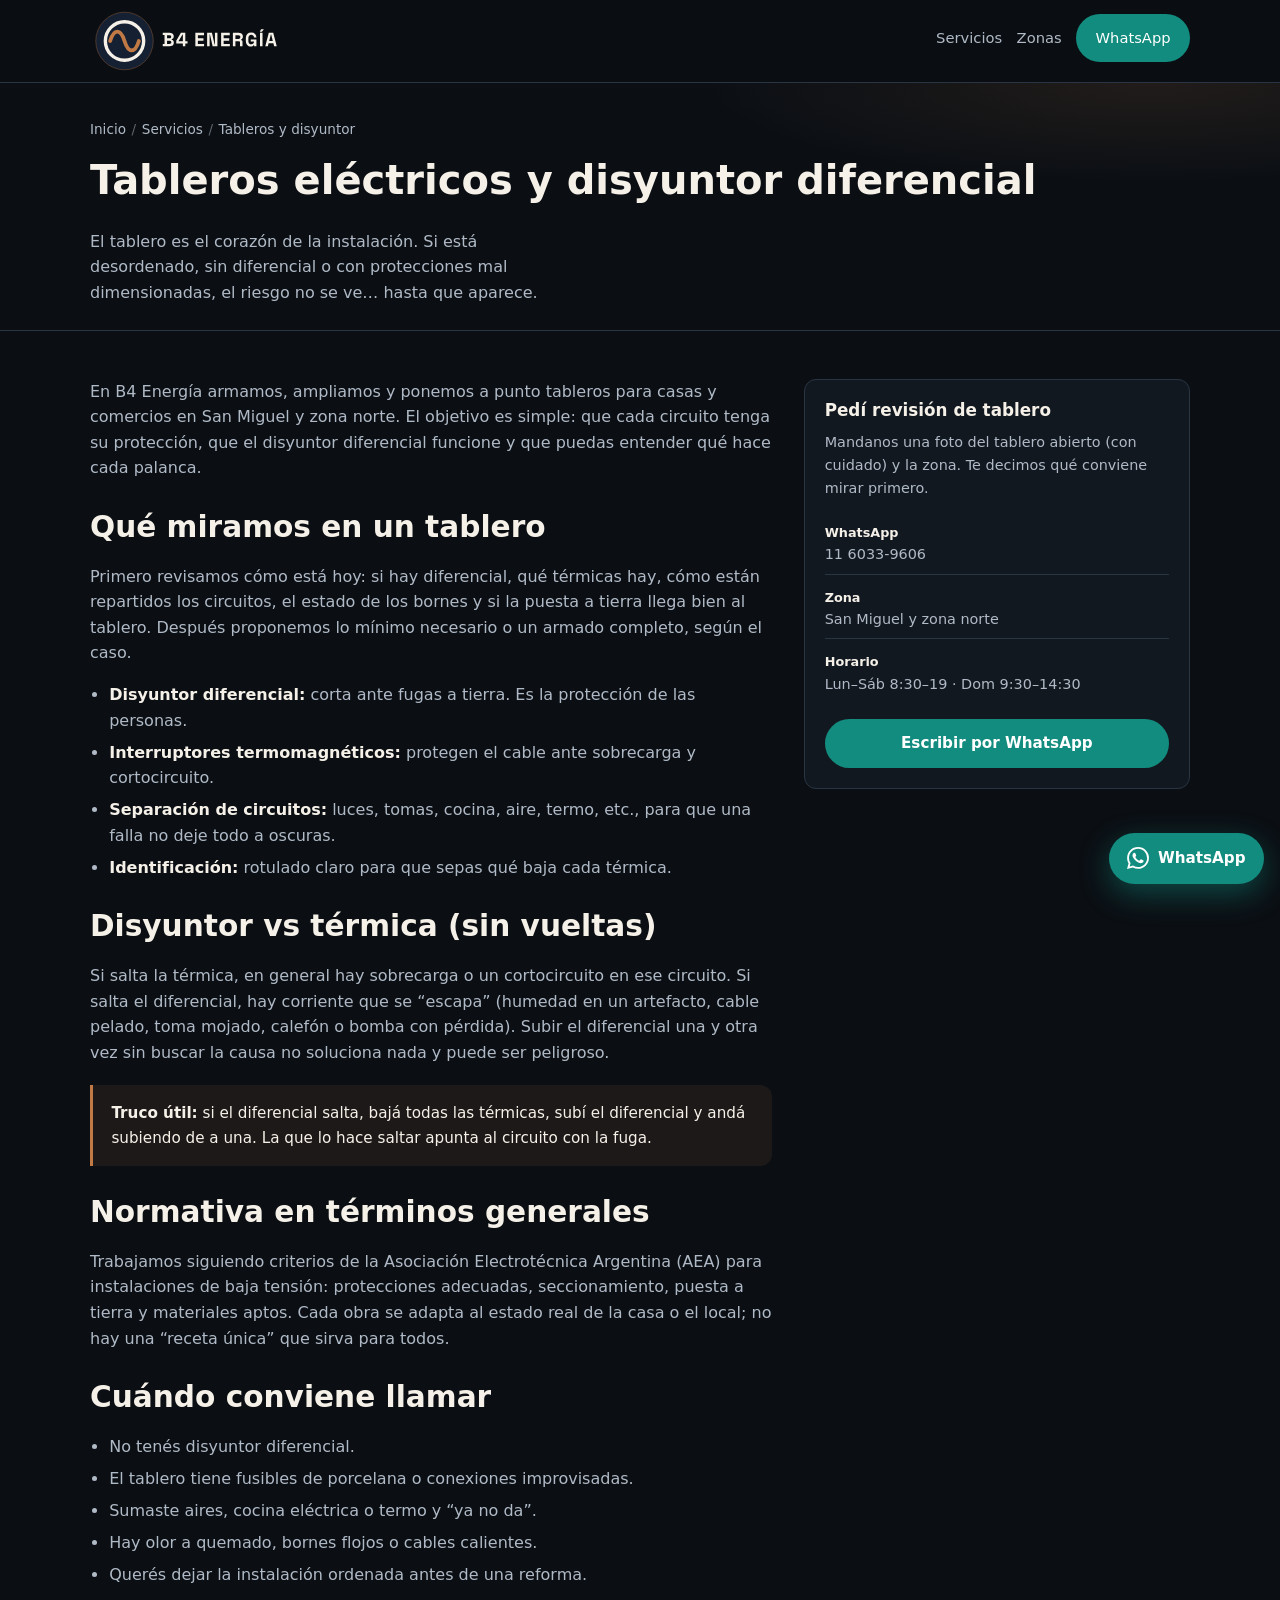
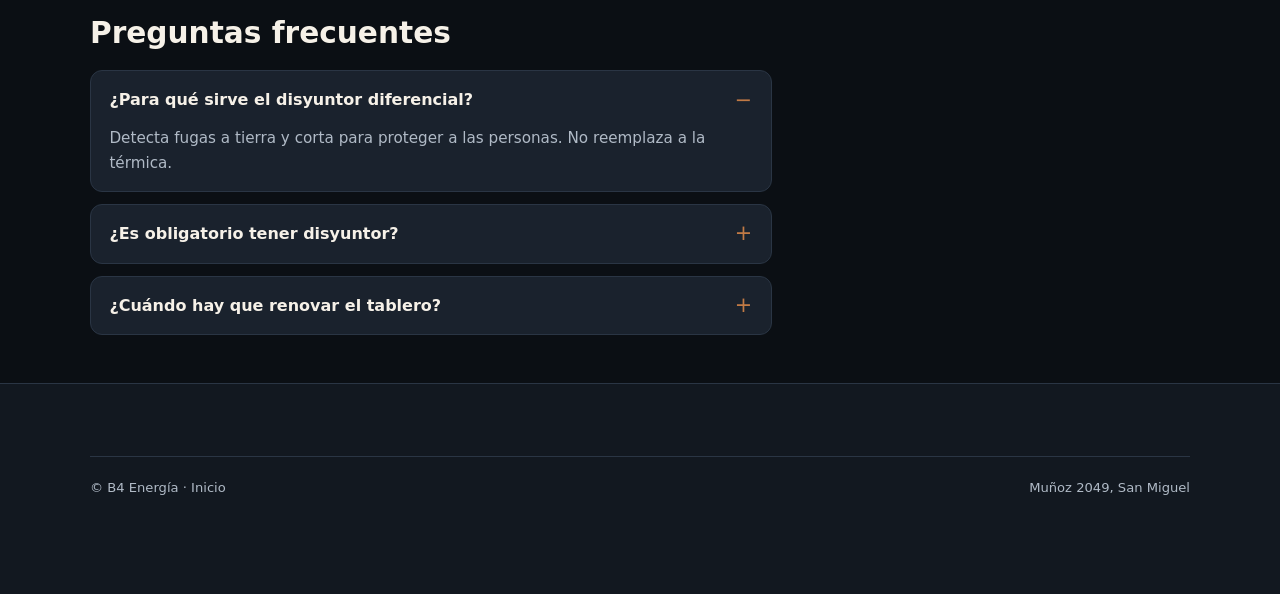
<file: servicios/tableros-disyuntor.html>
<!DOCTYPE html>
<html lang="es-AR">
<head>
  <meta charset="utf-8">
  <meta name="viewport" content="width=device-width, initial-scale=1">
  <title>Tableros eléctricos y disyuntor diferencial | B4 Energía</title>
  <meta name="description" content="Armado y puesta a punto de tableros eléctricos con disyuntor diferencial y térmicas en San Miguel y zona norte. Consultá por WhatsApp.">
  <link rel="canonical" href="https://b4energia.com/servicios/tableros-disyuntor.html">
  <meta property="og:type" content="website">
  <meta property="og:locale" content="es_AR">
  <meta property="og:url" content="https://b4energia.com/servicios/tableros-disyuntor.html">
  <meta property="og:title" content="Tableros eléctricos y disyuntor diferencial | B4 Energía">
  <meta property="og:description" content="Tablero ordenado, diferencial y térmicas bien dimensionadas. Electricista en San Miguel y zona norte.">
  <meta property="og:site_name" content="B4 Energía">
  <link rel="icon" href="/favicon.svg" type="image/svg+xml">
  <link rel="icon" href="/favicon-32.png" sizes="32x32" type="image/png">
  <link rel="apple-touch-icon" href="/apple-touch-icon.png">
  <link rel="stylesheet" href="/css/styles.css">
  <script type="application/ld+json">
  {"@context":"https://schema.org","@type":"Service","name":"Tableros eléctricos y disyuntor diferencial","provider":{"@id":"https://b4energia.com/#business"},"areaServed":"San Miguel, Buenos Aires","url":"https://b4energia.com/servicios/tableros-disyuntor.html","description":"Armado, ampliación y puesta a punto de tableros con disyuntor diferencial y protecciones térmicas."}
  </script>
  <script type="application/ld+json">
  {"@context":"https://schema.org","@type":"FAQPage","mainEntity":[
    {"@type":"Question","name":"¿Para qué sirve el disyuntor diferencial?","acceptedAnswer":{"@type":"Answer","text":"Detecta corriente que se escapa a tierra (fuga) y corta la alimentación para proteger a las personas. No reemplaza a la térmica: cada uno cumple una función distinta."}},
    {"@type":"Question","name":"¿Es obligatorio tener disyuntor?","acceptedAnswer":{"@type":"Answer","text":"En instalaciones domiciliarias modernas la protección diferencial es un requisito de seguridad según la práctica y la normativa AEA. Si tu tablero no lo tiene, conviene evaluarlo e instalarlo."}},
    {"@type":"Question","name":"¿Cuándo hay que renovar el tablero?","acceptedAnswer":{"@type":"Answer","text":"Cuando faltan protecciones, los circuitos están mezclados, hay fusibles viejos, bornes flojos, olor a quemado o ya no alcanza la capacidad para lo que consumís hoy (aires, termo, cocina eléctrica)."}}
  ]}
  </script>
</head>
<body>
  <header class="site-header">
    <div class="container nav">
      <a class="logo" href="/" aria-label="B4 Energía — inicio"><img class="logo-full" src="/logo/logo-dark.svg" alt="B4 Energía" width="409" height="150"></a>
      <nav aria-label="Principal"><ul class="nav-links">
        <li><a href="/#servicios">Servicios</a></li>
        <li><a href="/#zonas">Zonas</a></li>
        <li><a class="btn btn-wa" href="https://wa.me/5491160339606" target="_blank" rel="noopener">WhatsApp</a></li>
      </ul></nav>
    </div>
  </header>
  <main>
    <div class="page-hero">
      <div class="container">
        <p class="breadcrumb"><a href="/">Inicio</a><span>/</span><a href="/#servicios">Servicios</a><span>/</span>Tableros y disyuntor</p>
        <h1>Tableros eléctricos y disyuntor diferencial</h1>
        <p class="lead" style="color:var(--muted);max-width:48ch;margin:0">El tablero es el corazón de la instalación. Si está desordenado, sin diferencial o con protecciones mal dimensionadas, el riesgo no se ve… hasta que aparece.</p>
      </div>
    </div>
    <section class="section">
      <div class="container two-col">
        <article class="prose">
          <p>En B4 Energía armamos, ampliamos y ponemos a punto tableros para casas y comercios en San Miguel y zona norte. El objetivo es simple: que cada circuito tenga su protección, que el disyuntor diferencial funcione y que puedas entender qué hace cada palanca.</p>
          <h2>Qué miramos en un tablero</h2>
          <p>Primero revisamos cómo está hoy: si hay diferencial, qué térmicas hay, cómo están repartidos los circuitos, el estado de los bornes y si la puesta a tierra llega bien al tablero. Después proponemos lo mínimo necesario o un armado completo, según el caso.</p>
          <ul>
            <li><strong>Disyuntor diferencial:</strong> corta ante fugas a tierra. Es la protección de las personas.</li>
            <li><strong>Interruptores termomagnéticos:</strong> protegen el cable ante sobrecarga y cortocircuito.</li>
            <li><strong>Separación de circuitos:</strong> luces, tomas, cocina, aire, termo, etc., para que una falla no deje todo a oscuras.</li>
            <li><strong>Identificación:</strong> rotulado claro para que sepas qué baja cada térmica.</li>
          </ul>
          <h2>Disyuntor vs térmica (sin vueltas)</h2>
          <p>Si salta la térmica, en general hay sobrecarga o un cortocircuito en ese circuito. Si salta el diferencial, hay corriente que se “escapa” (humedad en un artefacto, cable pelado, toma mojado, calefón o bomba con pérdida). Subir el diferencial una y otra vez sin buscar la causa no soluciona nada y puede ser peligroso.</p>
          <div class="callout">
            <p><strong>Truco útil:</strong> si el diferencial salta, bajá todas las térmicas, subí el diferencial y andá subiendo de a una. La que lo hace saltar apunta al circuito con la fuga.</p>
          </div>
          <h2>Normativa en términos generales</h2>
          <p>Trabajamos siguiendo criterios de la Asociación Electrotécnica Argentina (AEA) para instalaciones de baja tensión: protecciones adecuadas, seccionamiento, puesta a tierra y materiales aptos. Cada obra se adapta al estado real de la casa o el local; no hay una “receta única” que sirva para todos.</p>
          <h2>Cuándo conviene llamar</h2>
          <ul>
            <li>No tenés disyuntor diferencial.</li>
            <li>El tablero tiene fusibles de porcelana o conexiones improvisadas.</li>
            <li>Sumaste aires, cocina eléctrica o termo y “ya no da”.</li>
            <li>Hay olor a quemado, bornes flojos o cables calientes.</li>
            <li>Querés dejar la instalación ordenada antes de una reforma.</li>
          </ul>
          <h2>Preguntas frecuentes</h2>
          <div class="faq">
            <details open>
              <summary>¿Para qué sirve el disyuntor diferencial?</summary>
              <p>Detecta fugas a tierra y corta para proteger a las personas. No reemplaza a la térmica.</p>
            </details>
            <details>
              <summary>¿Es obligatorio tener disyuntor?</summary>
              <p>En instalaciones modernas es un requisito de seguridad según la práctica y la normativa AEA. Si no lo tenés, conviene evaluarlo e instalarlo.</p>
            </details>
            <details>
              <summary>¿Cuándo hay que renovar el tablero?</summary>
              <p>Cuando faltan protecciones, los circuitos están mezclados, hay material viejo, olor a quemado o la capacidad ya no alcanza para lo que consumís.</p>
            </details>
          </div>
        </article>
        <aside class="side-box">
          <h2>Pedí revisión de tablero</h2>
          <p>Mandanos una foto del tablero abierto (con cuidado) y la zona. Te decimos qué conviene mirar primero.</p>
          <ul class="side-meta">
            <li><div><strong>WhatsApp</strong>11 6033-9606</div></li>
            <li><div><strong>Zona</strong>San Miguel y zona norte</div></li>
            <li><div><strong>Horario</strong>Lun–Sáb 8:30–19 · Dom 9:30–14:30</div></li>
          </ul>
          <a class="btn btn-wa" style="width:100%" href="https://wa.me/5491160339606?text=Hola%2C%20necesito%20revisar%20el%20tablero%20/%20disyuntor" target="_blank" rel="noopener">Escribir por WhatsApp</a>
        </aside>
      </div>
    </section>
  </main>
  <footer class="site-footer"><div class="container footer-bottom"><span>© B4 Energía · <a href="/">Inicio</a></span><span>Muñoz 2049, San Miguel</span></div></footer>
  <a class="wa-float" href="https://wa.me/5491160339606" target="_blank" rel="noopener" aria-label="WhatsApp"><svg width="22" height="22" viewBox="0 0 24 24" fill="currentColor" aria-hidden="true"><path d="M17.472 14.382c-.297-.149-1.758-.867-2.03-.967-.273-.099-.471-.148-.67.15-.197.297-.767.966-.94 1.164-.173.199-.347.223-.644.075-.297-.15-1.255-.463-2.39-1.475-.883-.788-1.48-1.761-1.653-2.059-.173-.297-.018-.458.13-.606.134-.133.298-.347.446-.52.149-.174.198-.298.298-.497.099-.198.05-.371-.025-.52-.075-.149-.669-1.612-.916-2.207-.242-.579-.487-.5-.669-.51-.173-.008-.371-.01-.57-.01-.198 0-.52.074-.792.372-.272.297-1.04 1.016-1.04 2.479 0 1.462 1.065 2.875 1.213 3.074.149.198 2.096 3.2 5.077 4.487.709.306 1.262.489 1.694.625.712.227 1.36.195 1.871.118.571-.085 1.758-.719 2.006-1.413.248-.694.248-1.289.173-1.413-.074-.124-.272-.198-.57-.347m-5.421 7.403h-.004a9.87 9.87 0 01-5.031-1.378l-.361-.214-3.741.982.998-3.648-.235-.374a9.86 9.86 0 01-1.51-5.26c.001-5.45 4.436-9.884 9.888-9.884 2.64 0 5.122 1.03 6.988 2.898a9.825 9.825 0 012.893 6.994c-.003 5.45-4.435 9.884-9.885 9.884m8.413-18.297A11.815 11.815 0 0012.05 0C5.495 0 .16 5.335.157 11.892c0 2.096.547 4.142 1.588 5.945L.057 24l6.305-1.654a11.882 11.882 0 005.683 1.448h.005c6.554 0 11.89-5.335 11.893-11.893a11.821 11.821 0 00-3.48-8.413z"/></svg><span class="wa-label">WhatsApp</span></a>
</body>
</html>
</file>
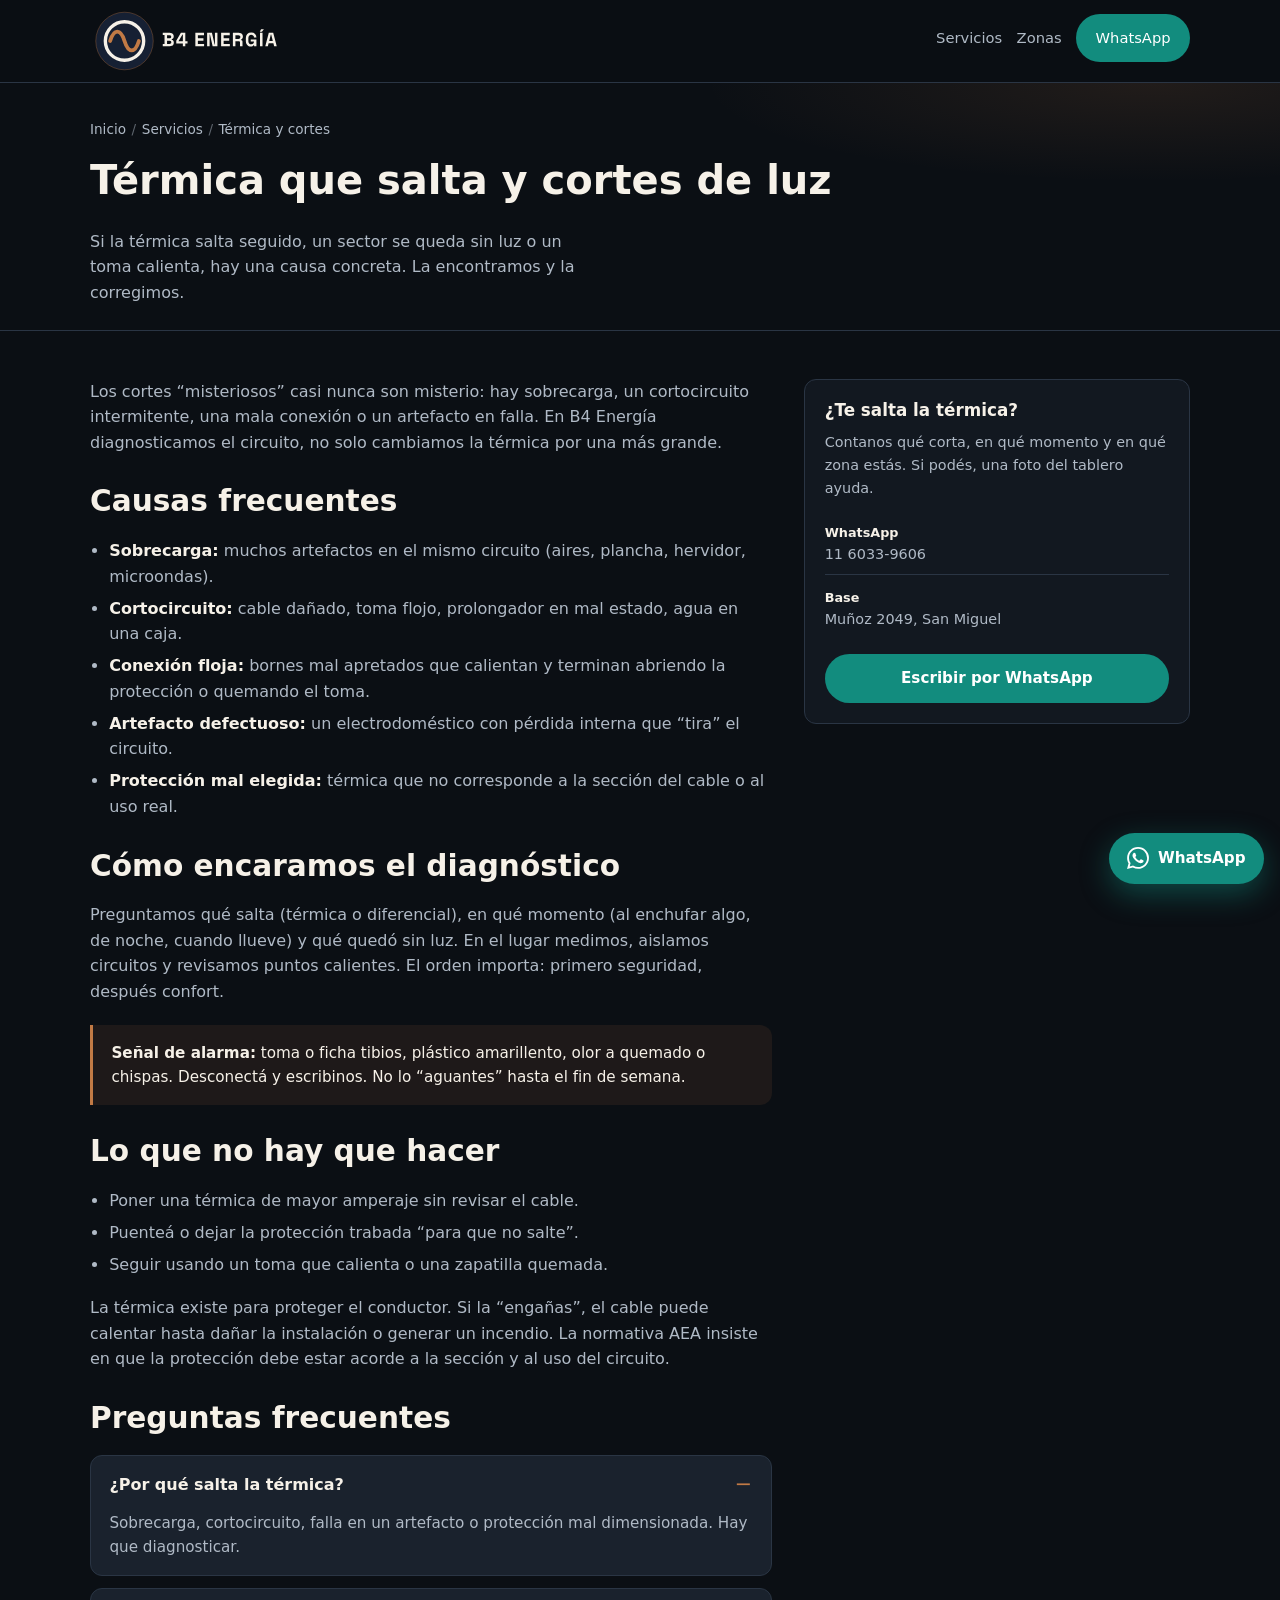
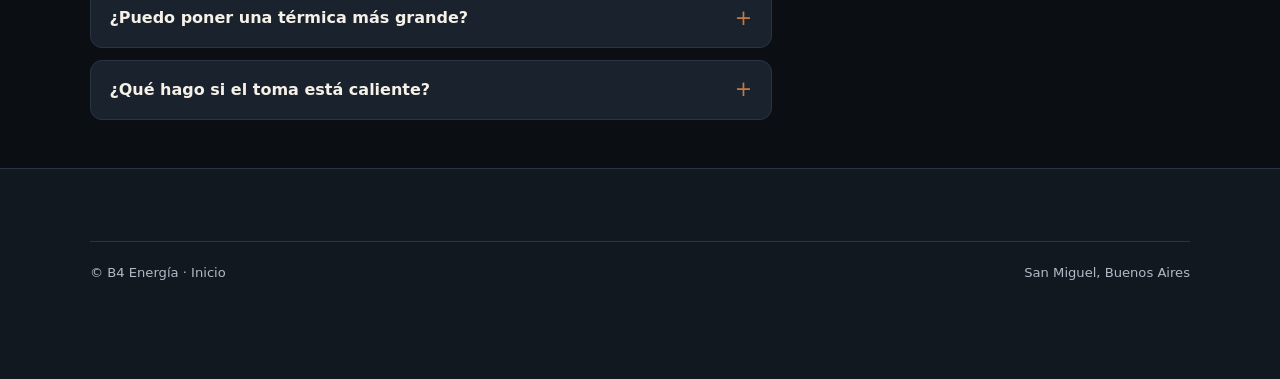
<file: servicios/termica-cortes.html>
<!DOCTYPE html>
<html lang="es-AR">
<head>
  <meta charset="utf-8">
  <meta name="viewport" content="width=device-width, initial-scale=1">
  <title>Térmica que salta y cortes de luz | B4 Energía San Miguel</title>
  <meta name="description" content="Diagnóstico cuando salta la térmica, hay cortes parciales o tomas que calientan. Electricista en San Miguel y zona norte. WhatsApp 11 6033-9606.">
  <link rel="canonical" href="https://b4energia.com/servicios/termica-cortes.html">
  <meta property="og:type" content="website">
  <meta property="og:locale" content="es_AR">
  <meta property="og:url" content="https://b4energia.com/servicios/termica-cortes.html">
  <meta property="og:title" content="Térmica que salta y cortes de luz | B4 Energía">
  <meta property="og:description" content="Encontramos por qué salta la térmica o se corta un circuito. Sin parches improvisados.">
  <meta property="og:site_name" content="B4 Energía">
  <link rel="icon" href="/favicon.svg" type="image/svg+xml">
  <link rel="icon" href="/favicon-32.png" sizes="32x32" type="image/png">
  <link rel="apple-touch-icon" href="/apple-touch-icon.png">
  <link rel="stylesheet" href="/css/styles.css">
  <script type="application/ld+json">
  {"@context":"https://schema.org","@type":"Service","name":"Diagnóstico de térmica y cortes eléctricos","provider":{"@id":"https://b4energia.com/#business"},"areaServed":"San Miguel, Buenos Aires","url":"https://b4energia.com/servicios/termica-cortes.html"}
  </script>
  <script type="application/ld+json">
  {"@context":"https://schema.org","@type":"FAQPage","mainEntity":[
    {"@type":"Question","name":"¿Por qué salta la térmica?","acceptedAnswer":{"@type":"Answer","text":"Por sobrecarga (más consumo del que aguanta el circuito), cortocircuito, falla en un artefacto o una térmica mal dimensionada o defectuosa. Hay que diagnosticar, no solo subirla."}},
    {"@type":"Question","name":"¿Puedo poner una térmica más grande?","acceptedAnswer":{"@type":"Answer","text":"Solo si el cable y la instalación están dimensionados para esa corriente. Subir la térmica sin revisar el cable es un riesgo de incendio: la protección tiene que proteger al conductor."}},
    {"@type":"Question","name":"¿Qué hago si el toma está caliente?","acceptedAnswer":{"@type":"Answer","text":"Desenchufá lo que esté conectado y no lo uses. Un toma tibio o amarillento indica mala conexión o sobrecarga. Es una señal de alarma, no algo 'normal'."}}
  ]}
  </script>
</head>
<body>
  <header class="site-header">
    <div class="container nav">
      <a class="logo" href="/" aria-label="B4 Energía — inicio"><img class="logo-full" src="/logo/logo-dark.svg" alt="B4 Energía" width="409" height="150"></a>
      <nav aria-label="Principal"><ul class="nav-links">
        <li><a href="/#servicios">Servicios</a></li>
        <li><a href="/#zonas">Zonas</a></li>
        <li><a class="btn btn-wa" href="https://wa.me/5491160339606" target="_blank" rel="noopener">WhatsApp</a></li>
      </ul></nav>
    </div>
  </header>
  <main>
    <div class="page-hero">
      <div class="container">
        <p class="breadcrumb"><a href="/">Inicio</a><span>/</span><a href="/#servicios">Servicios</a><span>/</span>Térmica y cortes</p>
        <h1>Térmica que salta y cortes de luz</h1>
        <p style="color:var(--muted);max-width:48ch;margin:0">Si la térmica salta seguido, un sector se queda sin luz o un toma calienta, hay una causa concreta. La encontramos y la corregimos.</p>
      </div>
    </div>
    <section class="section">
      <div class="container two-col">
        <article class="prose">
          <p>Los cortes “misteriosos” casi nunca son misterio: hay sobrecarga, un cortocircuito intermitente, una mala conexión o un artefacto en falla. En B4 Energía diagnosticamos el circuito, no solo cambiamos la térmica por una más grande.</p>
          <h2>Causas frecuentes</h2>
          <ul>
            <li><strong>Sobrecarga:</strong> muchos artefactos en el mismo circuito (aires, plancha, hervidor, microondas).</li>
            <li><strong>Cortocircuito:</strong> cable dañado, toma flojo, prolongador en mal estado, agua en una caja.</li>
            <li><strong>Conexión floja:</strong> bornes mal apretados que calientan y terminan abriendo la protección o quemando el toma.</li>
            <li><strong>Artefacto defectuoso:</strong> un electrodoméstico con pérdida interna que “tira” el circuito.</li>
            <li><strong>Protección mal elegida:</strong> térmica que no corresponde a la sección del cable o al uso real.</li>
          </ul>
          <h2>Cómo encaramos el diagnóstico</h2>
          <p>Preguntamos qué salta (térmica o diferencial), en qué momento (al enchufar algo, de noche, cuando llueve) y qué quedó sin luz. En el lugar medimos, aislamos circuitos y revisamos puntos calientes. El orden importa: primero seguridad, después confort.</p>
          <div class="callout">
            <p><strong>Señal de alarma:</strong> toma o ficha tibios, plástico amarillento, olor a quemado o chispas. Desconectá y escribinos. No lo “aguantes” hasta el fin de semana.</p>
          </div>
          <h2>Lo que no hay que hacer</h2>
          <ul>
            <li>Poner una térmica de mayor amperaje sin revisar el cable.</li>
            <li>Puenteá o dejar la protección trabada “para que no salte”.</li>
            <li>Seguir usando un toma que calienta o una zapatilla quemada.</li>
          </ul>
          <p>La térmica existe para proteger el conductor. Si la “engañas”, el cable puede calentar hasta dañar la instalación o generar un incendio. La normativa AEA insiste en que la protección debe estar acorde a la sección y al uso del circuito.</p>
          <h2>Preguntas frecuentes</h2>
          <div class="faq">
            <details open><summary>¿Por qué salta la térmica?</summary><p>Sobrecarga, cortocircuito, falla en un artefacto o protección mal dimensionada. Hay que diagnosticar.</p></details>
            <details><summary>¿Puedo poner una térmica más grande?</summary><p>Solo si el cable aguanta esa corriente. Si no, es un riesgo serio.</p></details>
            <details><summary>¿Qué hago si el toma está caliente?</summary><p>Desenchufá y no lo uses. Es una señal de mala conexión o sobrecarga.</p></details>
          </div>
        </article>
        <aside class="side-box">
          <h2>¿Te salta la térmica?</h2>
          <p>Contanos qué corta, en qué momento y en qué zona estás. Si podés, una foto del tablero ayuda.</p>
          <ul class="side-meta">
            <li><div><strong>WhatsApp</strong>11 6033-9606</div></li>
            <li><div><strong>Base</strong>Muñoz 2049, San Miguel</div></li>
          </ul>
          <a class="btn btn-wa" style="width:100%" href="https://wa.me/5491160339606?text=Hola%2C%20me%20salta%20la%20t%C3%A9rmica%20/%20tengo%20cortes" target="_blank" rel="noopener">Escribir por WhatsApp</a>
        </aside>
      </div>
    </section>
  </main>
  <footer class="site-footer"><div class="container footer-bottom"><span>© B4 Energía · <a href="/">Inicio</a></span><span>San Miguel, Buenos Aires</span></div></footer>
  <a class="wa-float" href="https://wa.me/5491160339606" target="_blank" rel="noopener" aria-label="WhatsApp"><svg width="22" height="22" viewBox="0 0 24 24" fill="currentColor" aria-hidden="true"><path d="M17.472 14.382c-.297-.149-1.758-.867-2.03-.967-.273-.099-.471-.148-.67.15-.197.297-.767.966-.94 1.164-.173.199-.347.223-.644.075-.297-.15-1.255-.463-2.39-1.475-.883-.788-1.48-1.761-1.653-2.059-.173-.297-.018-.458.13-.606.134-.133.298-.347.446-.52.149-.174.198-.298.298-.497.099-.198.05-.371-.025-.52-.075-.149-.669-1.612-.916-2.207-.242-.579-.487-.5-.669-.51-.173-.008-.371-.01-.57-.01-.198 0-.52.074-.792.372-.272.297-1.04 1.016-1.04 2.479 0 1.462 1.065 2.875 1.213 3.074.149.198 2.096 3.2 5.077 4.487.709.306 1.262.489 1.694.625.712.227 1.36.195 1.871.118.571-.085 1.758-.719 2.006-1.413.248-.694.248-1.289.173-1.413-.074-.124-.272-.198-.57-.347m-5.421 7.403h-.004a9.87 9.87 0 01-5.031-1.378l-.361-.214-3.741.982.998-3.648-.235-.374a9.86 9.86 0 01-1.51-5.26c.001-5.45 4.436-9.884 9.888-9.884 2.64 0 5.122 1.03 6.988 2.898a9.825 9.825 0 012.893 6.994c-.003 5.45-4.435 9.884-9.885 9.884m8.413-18.297A11.815 11.815 0 0012.05 0C5.495 0 .16 5.335.157 11.892c0 2.096.547 4.142 1.588 5.945L.057 24l6.305-1.654a11.882 11.882 0 005.683 1.448h.005c6.554 0 11.89-5.335 11.893-11.893a11.821 11.821 0 00-3.48-8.413z"/></svg><span class="wa-label">WhatsApp</span></a>
</body>
</html>
</file>
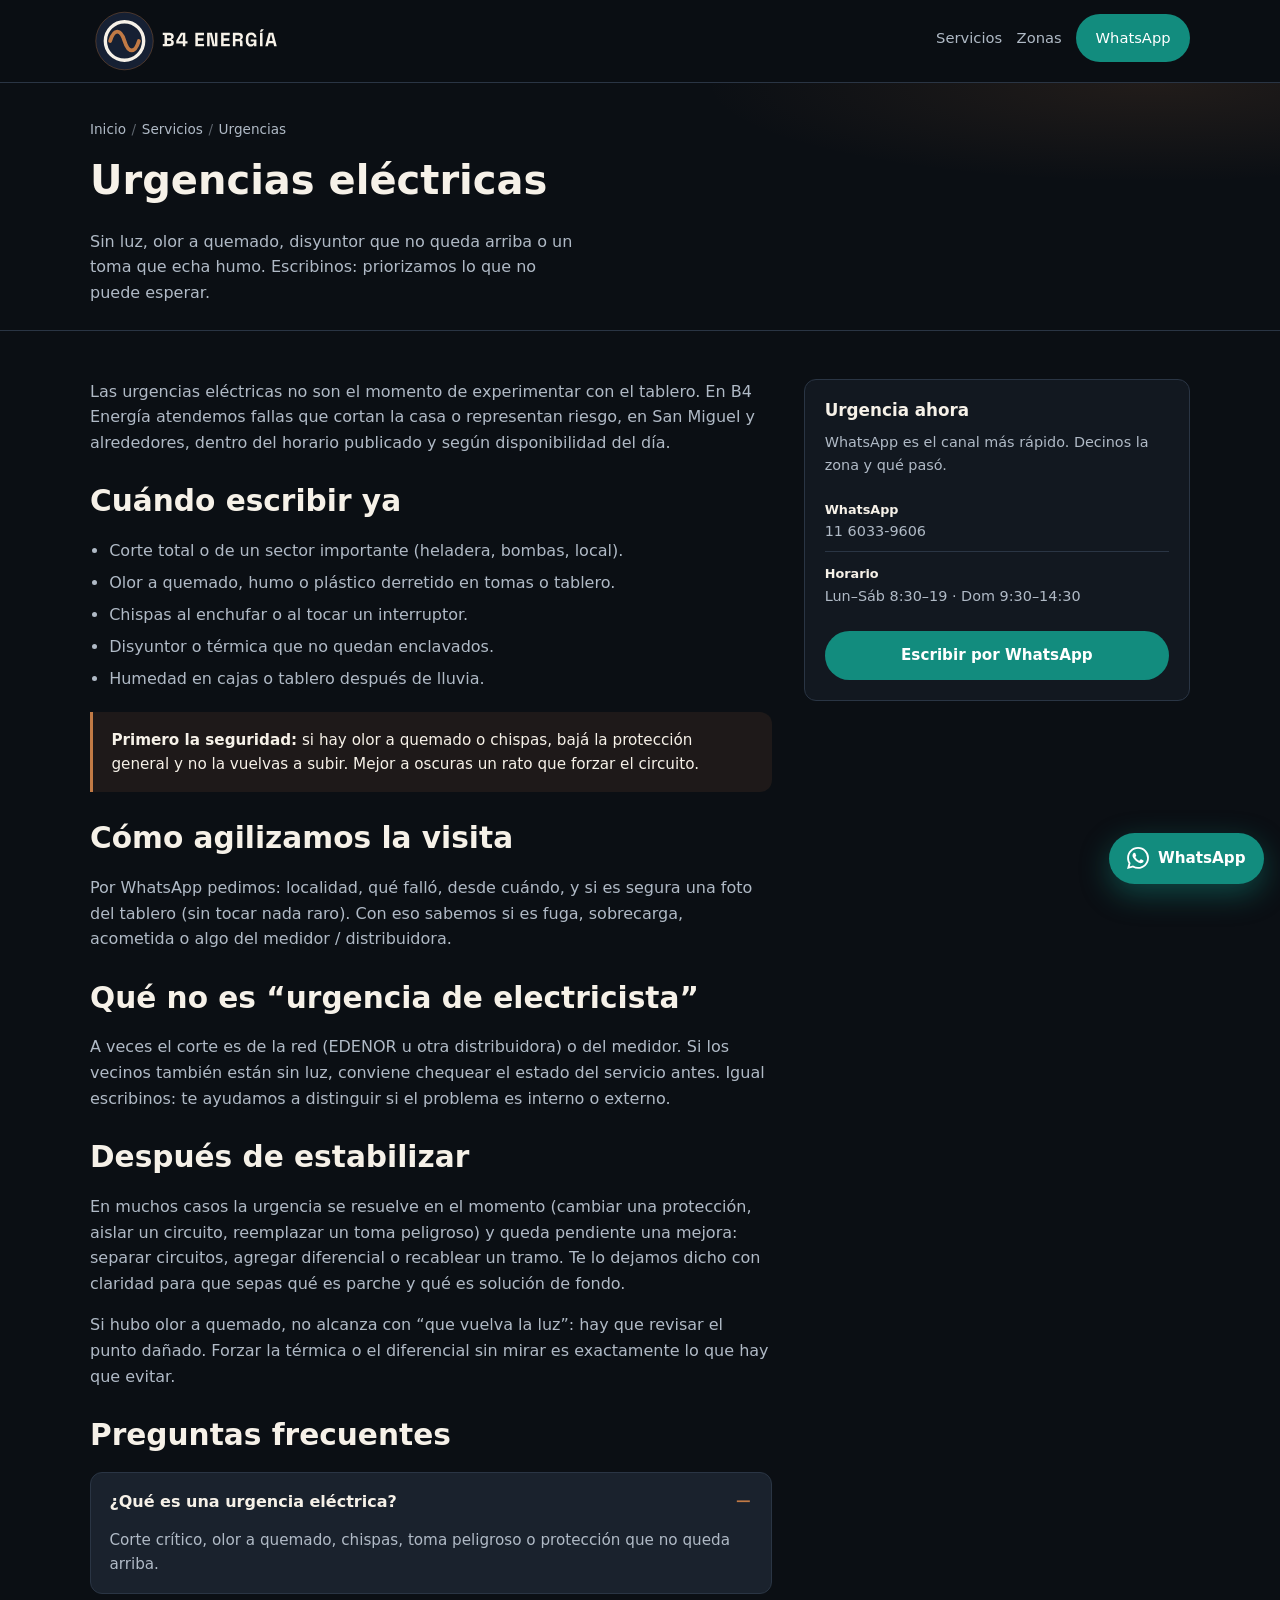
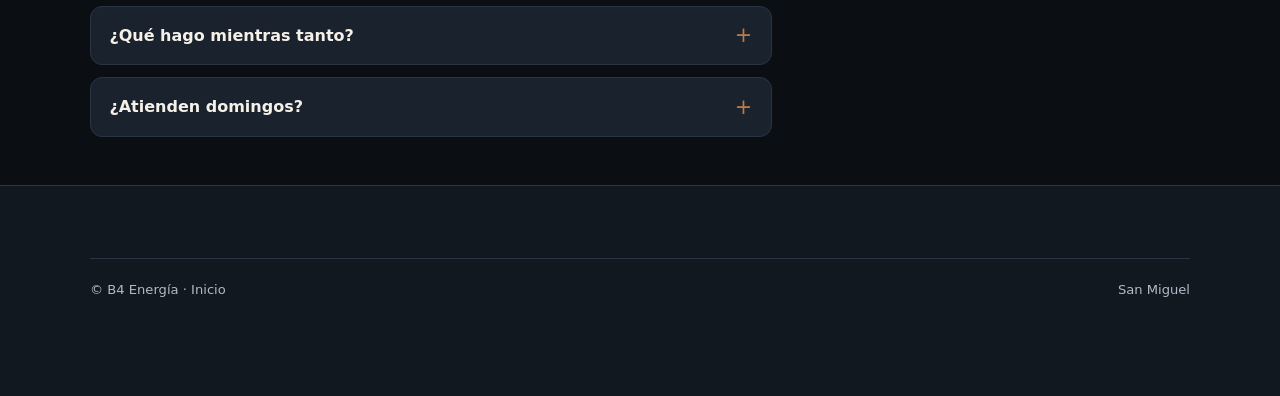
<file: servicios/urgencias.html>
<!DOCTYPE html>
<html lang="es-AR">
<head>
  <meta charset="utf-8">
  <meta name="viewport" content="width=device-width, initial-scale=1">
  <title>Urgencias eléctricas en San Miguel y zona norte | B4 Energía</title>
  <meta name="description" content="Urgencias eléctricas: sin luz, olor a quemado, disyuntor trabado o toma peligroso. Electricista en San Miguel y zona norte. WhatsApp 11 6033-9606.">
  <link rel="canonical" href="https://b4energia.com/servicios/urgencias.html">
  <meta property="og:type" content="website">
  <meta property="og:locale" content="es_AR">
  <meta property="og:url" content="https://b4energia.com/servicios/urgencias.html">
  <meta property="og:title" content="Urgencias eléctricas | B4 Energía">
  <meta property="og:description" content="Cuando no puede esperar: cortes, olor a quemado, diferencial que no queda arriba. Escribinos ya.">
  <meta property="og:site_name" content="B4 Energía">
  <link rel="icon" href="/favicon.svg" type="image/svg+xml">
  <link rel="icon" href="/favicon-32.png" sizes="32x32" type="image/png">
  <link rel="apple-touch-icon" href="/apple-touch-icon.png">
  <link rel="stylesheet" href="/css/styles.css">
  <script type="application/ld+json">
  {"@context":"https://schema.org","@type":"Service","name":"Urgencias eléctricas","provider":{"@id":"https://b4energia.com/#business"},"areaServed":"San Miguel, Buenos Aires","url":"https://b4energia.com/servicios/urgencias.html"}
  </script>
  <script type="application/ld+json">
  {"@context":"https://schema.org","@type":"FAQPage","mainEntity":[
    {"@type":"Question","name":"¿Qué es una urgencia eléctrica?","acceptedAnswer":{"@type":"Answer","text":"Corte total o de un sector crítico, olor a quemado, chispas, toma derretido, disyuntor que no queda enclavado, o cualquier situación que ponga en riesgo personas o la vivienda."}},
    {"@type":"Question","name":"¿Qué hago mientras llega el electricista?","acceptedAnswer":{"@type":"Answer","text":"Si hay olor a quemado o chispas, bajá la térmica general o el diferencial y no vuelvas a subirlos. No toques bornes con las manos húmedas. Avisá por WhatsApp con fotos si es seguro sacarlas."}},
    {"@type":"Question","name":"¿Atienden domingos?","acceptedAnswer":{"@type":"Answer","text":"El horario publicado es lunes a sábado 8:30–19:00 y domingo 9:30–14:30. Para urgencias, escribinos: según el día y la zona te confirmamos disponibilidad."}}
  ]}
  </script>
</head>
<body>
  <header class="site-header">
    <div class="container nav">
      <a class="logo" href="/" aria-label="B4 Energía — inicio"><img class="logo-full" src="/logo/logo-dark.svg" alt="B4 Energía" width="409" height="150"></a>
      <nav aria-label="Principal"><ul class="nav-links">
        <li><a href="/#servicios">Servicios</a></li>
        <li><a href="/#zonas">Zonas</a></li>
        <li><a class="btn btn-wa" href="https://wa.me/5491160339606" target="_blank" rel="noopener">WhatsApp</a></li>
      </ul></nav>
    </div>
  </header>
  <main>
    <div class="page-hero">
      <div class="container">
        <p class="breadcrumb"><a href="/">Inicio</a><span>/</span><a href="/#servicios">Servicios</a><span>/</span>Urgencias</p>
        <h1>Urgencias eléctricas</h1>
        <p style="color:var(--muted);max-width:48ch;margin:0">Sin luz, olor a quemado, disyuntor que no queda arriba o un toma que echa humo. Escribinos: priorizamos lo que no puede esperar.</p>
      </div>
    </div>
    <section class="section">
      <div class="container two-col">
        <article class="prose">
          <p>Las urgencias eléctricas no son el momento de experimentar con el tablero. En B4 Energía atendemos fallas que cortan la casa o representan riesgo, en San Miguel y alrededores, dentro del horario publicado y según disponibilidad del día.</p>
          <h2>Cuándo escribir ya</h2>
          <ul>
            <li>Corte total o de un sector importante (heladera, bombas, local).</li>
            <li>Olor a quemado, humo o plástico derretido en tomas o tablero.</li>
            <li>Chispas al enchufar o al tocar un interruptor.</li>
            <li>Disyuntor o térmica que no quedan enclavados.</li>
            <li>Humedad en cajas o tablero después de lluvia.</li>
          </ul>
          <div class="callout">
            <p><strong>Primero la seguridad:</strong> si hay olor a quemado o chispas, bajá la protección general y no la vuelvas a subir. Mejor a oscuras un rato que forzar el circuito.</p>
          </div>
          <h2>Cómo agilizamos la visita</h2>
          <p>Por WhatsApp pedimos: localidad, qué falló, desde cuándo, y si es segura una foto del tablero (sin tocar nada raro). Con eso sabemos si es fuga, sobrecarga, acometida o algo del medidor / distribuidora.</p>
          <h2>Qué no es “urgencia de electricista”</h2>
          <p>A veces el corte es de la red (EDENOR u otra distribuidora) o del medidor. Si los vecinos también están sin luz, conviene chequear el estado del servicio antes. Igual escribinos: te ayudamos a distinguir si el problema es interno o externo.</p>
          <h2>Después de estabilizar</h2>
          <p>En muchos casos la urgencia se resuelve en el momento (cambiar una protección, aislar un circuito, reemplazar un toma peligroso) y queda pendiente una mejora: separar circuitos, agregar diferencial o recablear un tramo. Te lo dejamos dicho con claridad para que sepas qué es parche y qué es solución de fondo.</p>
          <p>Si hubo olor a quemado, no alcanza con “que vuelva la luz”: hay que revisar el punto dañado. Forzar la térmica o el diferencial sin mirar es exactamente lo que hay que evitar.</p>
          <h2>Preguntas frecuentes</h2>
          <div class="faq">
            <details open><summary>¿Qué es una urgencia eléctrica?</summary><p>Corte crítico, olor a quemado, chispas, toma peligroso o protección que no queda arriba.</p></details>
            <details><summary>¿Qué hago mientras tanto?</summary><p>Bajá la protección si hay riesgo. No manipules bornes. Avisá por WhatsApp.</p></details>
            <details><summary>¿Atienden domingos?</summary><p>Horario domingo 9:30–14:30. Escribinos y confirmamos disponibilidad.</p></details>
          </div>
        </article>
        <aside class="side-box">
          <h2>Urgencia ahora</h2>
          <p>WhatsApp es el canal más rápido. Decinos la zona y qué pasó.</p>
          <ul class="side-meta">
            <li><div><strong>WhatsApp</strong>11 6033-9606</div></li>
            <li><div><strong>Horario</strong>Lun–Sáb 8:30–19 · Dom 9:30–14:30</div></li>
          </ul>
          <a class="btn btn-wa" style="width:100%" href="https://wa.me/5491160339606?text=Hola%2C%20tengo%20una%20urgencia%20el%C3%A9ctrica" target="_blank" rel="noopener">Escribir por WhatsApp</a>
        </aside>
      </div>
    </section>
  </main>
  <footer class="site-footer"><div class="container footer-bottom"><span>© B4 Energía · <a href="/">Inicio</a></span><span>San Miguel</span></div></footer>
  <a class="wa-float" href="https://wa.me/5491160339606" target="_blank" rel="noopener" aria-label="WhatsApp"><svg width="22" height="22" viewBox="0 0 24 24" fill="currentColor" aria-hidden="true"><path d="M17.472 14.382c-.297-.149-1.758-.867-2.03-.967-.273-.099-.471-.148-.67.15-.197.297-.767.966-.94 1.164-.173.199-.347.223-.644.075-.297-.15-1.255-.463-2.39-1.475-.883-.788-1.48-1.761-1.653-2.059-.173-.297-.018-.458.13-.606.134-.133.298-.347.446-.52.149-.174.198-.298.298-.497.099-.198.05-.371-.025-.52-.075-.149-.669-1.612-.916-2.207-.242-.579-.487-.5-.669-.51-.173-.008-.371-.01-.57-.01-.198 0-.52.074-.792.372-.272.297-1.04 1.016-1.04 2.479 0 1.462 1.065 2.875 1.213 3.074.149.198 2.096 3.2 5.077 4.487.709.306 1.262.489 1.694.625.712.227 1.36.195 1.871.118.571-.085 1.758-.719 2.006-1.413.248-.694.248-1.289.173-1.413-.074-.124-.272-.198-.57-.347m-5.421 7.403h-.004a9.87 9.87 0 01-5.031-1.378l-.361-.214-3.741.982.998-3.648-.235-.374a9.86 9.86 0 01-1.51-5.26c.001-5.45 4.436-9.884 9.888-9.884 2.64 0 5.122 1.03 6.988 2.898a9.825 9.825 0 012.893 6.994c-.003 5.45-4.435 9.884-9.885 9.884m8.413-18.297A11.815 11.815 0 0012.05 0C5.495 0 .16 5.335.157 11.892c0 2.096.547 4.142 1.588 5.945L.057 24l6.305-1.654a11.882 11.882 0 005.683 1.448h.005c6.554 0 11.89-5.335 11.893-11.893a11.821 11.821 0 00-3.48-8.413z"/></svg><span class="wa-label">WhatsApp</span></a>
</body>
</html>
</file>
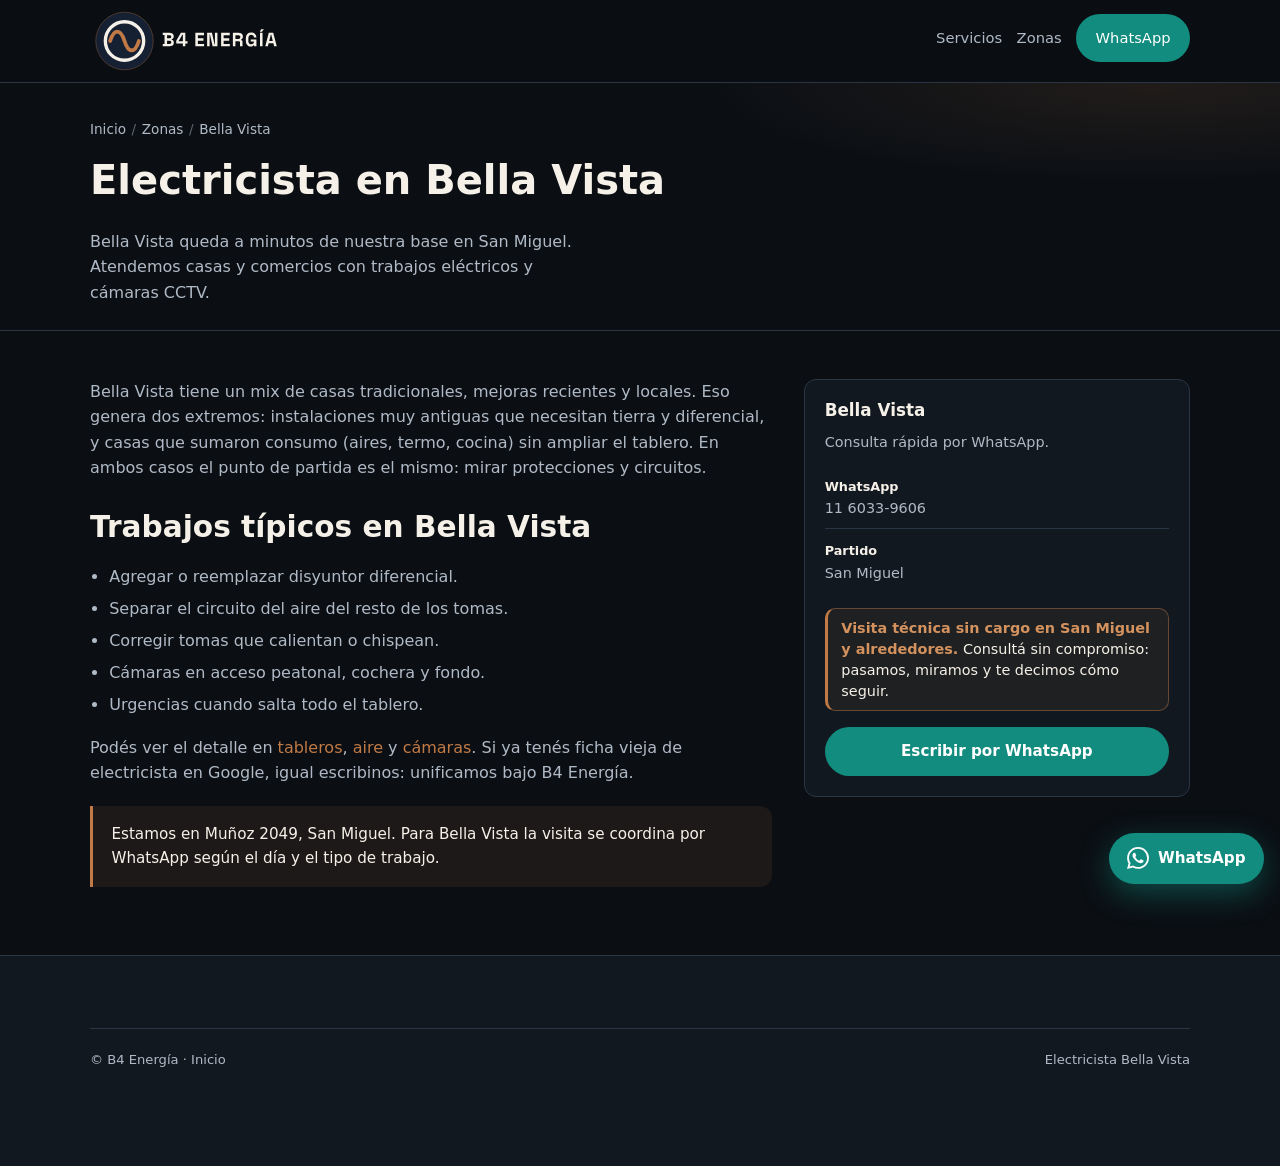
<file: zonas/bella-vista.html>
<!DOCTYPE html>
<html lang="es-AR">
<head>
  <meta charset="utf-8">
  <meta name="viewport" content="width=device-width, initial-scale=1">
  <title>Electricista en Bella Vista | B4 Energía</title>
  <meta name="description" content="Electricista en Bella Vista (San Miguel): tableros, disyuntores, aire, recableado y cámaras de seguridad. WhatsApp 11 6033-9606.">
  <link rel="canonical" href="https://b4energia.com/zonas/bella-vista.html">
  <meta property="og:type" content="website">
  <meta property="og:locale" content="es_AR">
  <meta property="og:url" content="https://b4energia.com/zonas/bella-vista.html">
  <meta property="og:title" content="Electricista en Bella Vista | B4 Energía">
  <meta property="og:description" content="Trabajos eléctricos y CCTV en Bella Vista. Base en San Miguel.">
  <meta property="og:site_name" content="B4 Energía">
  <link rel="icon" href="/favicon.svg" type="image/svg+xml">
  <link rel="icon" href="/favicon-32.png" sizes="32x32" type="image/png">
  <link rel="apple-touch-icon" href="/apple-touch-icon.png">
  <link rel="stylesheet" href="/css/styles.css">
  <script type="application/ld+json">
  {"@context":"https://schema.org","@type":"Service","name":"Electricista en Bella Vista","provider":{"@id":"https://b4energia.com/#business"},"areaServed":{"@type":"City","name":"Bella Vista"},"url":"https://b4energia.com/zonas/bella-vista.html"}
  </script>
</head>
<body>
  <header class="site-header">
    <div class="container nav">
      <a class="logo" href="/" aria-label="B4 Energía — inicio"><img class="logo-full" src="/logo/logo-dark.svg" alt="B4 Energía" width="409" height="150"></a>
      <nav aria-label="Principal"><ul class="nav-links">
        <li><a href="/#servicios">Servicios</a></li>
        <li><a href="/#zonas">Zonas</a></li>
        <li><a class="btn btn-wa" href="https://wa.me/5491160339606" target="_blank" rel="noopener">WhatsApp</a></li>
      </ul></nav>
    </div>
  </header>
  <main>
    <div class="page-hero">
      <div class="container">
        <p class="breadcrumb"><a href="/">Inicio</a><span>/</span><a href="/#zonas">Zonas</a><span>/</span>Bella Vista</p>
        <h1>Electricista en Bella Vista</h1>
        <p style="color:var(--muted);max-width:48ch;margin:0">Bella Vista queda a minutos de nuestra base en San Miguel. Atendemos casas y comercios con trabajos eléctricos y cámaras CCTV.</p>
      </div>
    </div>
    <section class="section">
      <div class="container two-col">
        <article class="prose">
          <p>Bella Vista tiene un mix de casas tradicionales, mejoras recientes y locales. Eso genera dos extremos: instalaciones muy antiguas que necesitan tierra y diferencial, y casas que sumaron consumo (aires, termo, cocina) sin ampliar el tablero. En ambos casos el punto de partida es el mismo: mirar protecciones y circuitos.</p>
          <h2>Trabajos típicos en Bella Vista</h2>
          <ul>
            <li>Agregar o reemplazar disyuntor diferencial.</li>
            <li>Separar el circuito del aire del resto de los tomas.</li>
            <li>Corregir tomas que calientan o chispean.</li>
            <li>Cámaras en acceso peatonal, cochera y fondo.</li>
            <li>Urgencias cuando salta todo el tablero.</li>
          </ul>
          <p>Podés ver el detalle en <a href="/servicios/tableros-disyuntor.html">tableros</a>, <a href="/servicios/aire-acondicionado.html">aire</a> y <a href="/servicios/camaras-seguridad.html">cámaras</a>. Si ya tenés ficha vieja de electricista en Google, igual escribinos: unificamos bajo B4 Energía.</p>
          <div class="callout">
            <p>Estamos en Muñoz 2049, San Miguel. Para Bella Vista la visita se coordina por WhatsApp según el día y el tipo de trabajo.</p>
          </div>
        </article>
        <aside class="side-box">
          <h2>Bella Vista</h2>
          <p>Consulta rápida por WhatsApp.</p>
          <ul class="side-meta">
            <li><div><strong>WhatsApp</strong>11 6033-9606</div></li>
            <li><div><strong>Partido</strong>San Miguel</div></li>
          </ul>
          <p class="hook-visita"><strong>Visita técnica sin cargo en San Miguel y alrededores.</strong> Consultá sin compromiso: pasamos, miramos y te decimos cómo seguir.</p>
          <a class="btn btn-wa" style="width:100%" href="https://wa.me/5491160339606?text=Hola%2C%20soy%20de%20Bella%20Vista" target="_blank" rel="noopener">Escribir por WhatsApp</a>
        </aside>
      </div>
    </section>
  </main>
  <footer class="site-footer"><div class="container footer-bottom"><span>© B4 Energía · <a href="/">Inicio</a></span><span>Electricista Bella Vista</span></div></footer>
  <a class="wa-float" href="https://wa.me/5491160339606" target="_blank" rel="noopener" aria-label="WhatsApp"><svg width="22" height="22" viewBox="0 0 24 24" fill="currentColor" aria-hidden="true"><path d="M17.472 14.382c-.297-.149-1.758-.867-2.03-.967-.273-.099-.471-.148-.67.15-.197.297-.767.966-.94 1.164-.173.199-.347.223-.644.075-.297-.15-1.255-.463-2.39-1.475-.883-.788-1.48-1.761-1.653-2.059-.173-.297-.018-.458.13-.606.134-.133.298-.347.446-.52.149-.174.198-.298.298-.497.099-.198.05-.371-.025-.52-.075-.149-.669-1.612-.916-2.207-.242-.579-.487-.5-.669-.51-.173-.008-.371-.01-.57-.01-.198 0-.52.074-.792.372-.272.297-1.04 1.016-1.04 2.479 0 1.462 1.065 2.875 1.213 3.074.149.198 2.096 3.2 5.077 4.487.709.306 1.262.489 1.694.625.712.227 1.36.195 1.871.118.571-.085 1.758-.719 2.006-1.413.248-.694.248-1.289.173-1.413-.074-.124-.272-.198-.57-.347m-5.421 7.403h-.004a9.87 9.87 0 01-5.031-1.378l-.361-.214-3.741.982.998-3.648-.235-.374a9.86 9.86 0 01-1.51-5.26c.001-5.45 4.436-9.884 9.888-9.884 2.64 0 5.122 1.03 6.988 2.898a9.825 9.825 0 012.893 6.994c-.003 5.45-4.435 9.884-9.885 9.884m8.413-18.297A11.815 11.815 0 0012.05 0C5.495 0 .16 5.335.157 11.892c0 2.096.547 4.142 1.588 5.945L.057 24l6.305-1.654a11.882 11.882 0 005.683 1.448h.005c6.554 0 11.89-5.335 11.893-11.893a11.821 11.821 0 00-3.48-8.413z"/></svg><span class="wa-label">WhatsApp</span></a>
</body>
</html>
</file>
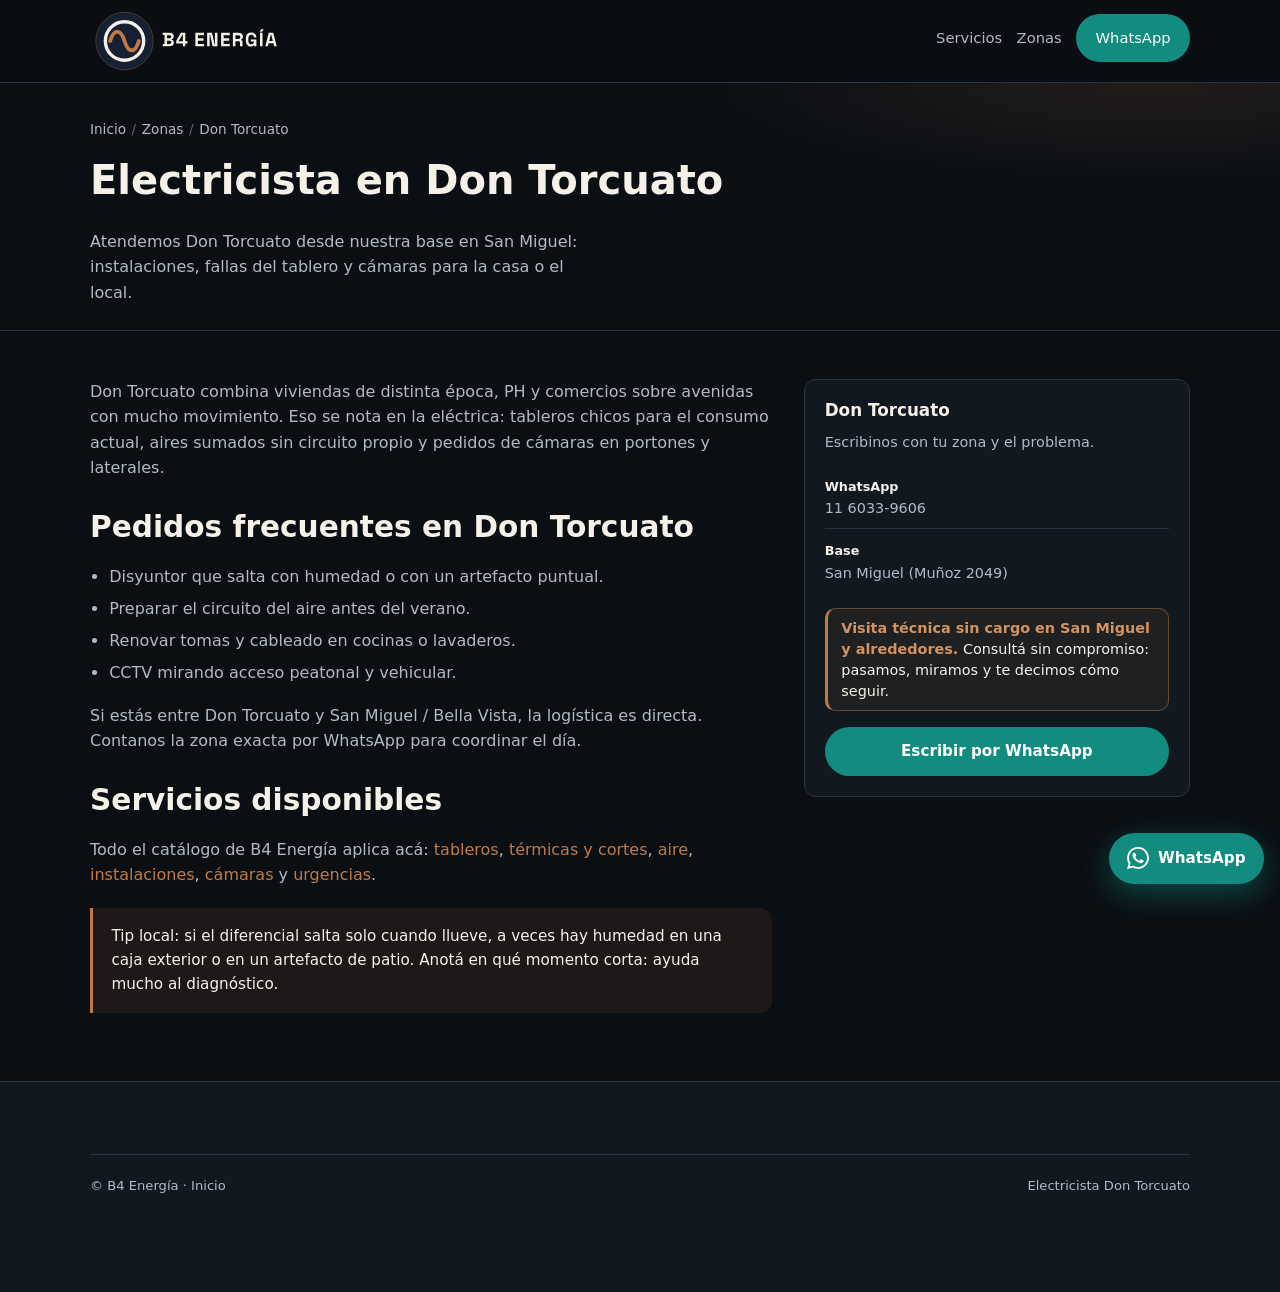
<file: zonas/don-torcuato.html>
<!DOCTYPE html>
<html lang="es-AR">
<head>
  <meta charset="utf-8">
  <meta name="viewport" content="width=device-width, initial-scale=1">
  <title>Electricista en Don Torcuato | B4 Energía</title>
  <meta name="description" content="Electricista en Don Torcuato: tableros, disyuntores, circuitos para aire, recableado y cámaras de seguridad. Desde San Miguel. WhatsApp 11 6033-9606.">
  <link rel="canonical" href="https://b4energia.com/zonas/don-torcuato.html">
  <meta property="og:type" content="website">
  <meta property="og:locale" content="es_AR">
  <meta property="og:url" content="https://b4energia.com/zonas/don-torcuato.html">
  <meta property="og:title" content="Electricista en Don Torcuato | B4 Energía">
  <meta property="og:description" content="Trabajos eléctricos y CCTV en Don Torcuato. Pedí visita por WhatsApp.">
  <meta property="og:site_name" content="B4 Energía">
  <link rel="icon" href="/favicon.svg" type="image/svg+xml">
  <link rel="icon" href="/favicon-32.png" sizes="32x32" type="image/png">
  <link rel="apple-touch-icon" href="/apple-touch-icon.png">
  <link rel="stylesheet" href="/css/styles.css">
  <script type="application/ld+json">
  {"@context":"https://schema.org","@type":"Service","name":"Electricista en Don Torcuato","provider":{"@id":"https://b4energia.com/#business"},"areaServed":{"@type":"City","name":"Don Torcuato"},"url":"https://b4energia.com/zonas/don-torcuato.html"}
  </script>
</head>
<body>
  <header class="site-header">
    <div class="container nav">
      <a class="logo" href="/" aria-label="B4 Energía — inicio"><img class="logo-full" src="/logo/logo-dark.svg" alt="B4 Energía" width="409" height="150"></a>
      <nav aria-label="Principal"><ul class="nav-links">
        <li><a href="/#servicios">Servicios</a></li>
        <li><a href="/#zonas">Zonas</a></li>
        <li><a class="btn btn-wa" href="https://wa.me/5491160339606" target="_blank" rel="noopener">WhatsApp</a></li>
      </ul></nav>
    </div>
  </header>
  <main>
    <div class="page-hero">
      <div class="container">
        <p class="breadcrumb"><a href="/">Inicio</a><span>/</span><a href="/#zonas">Zonas</a><span>/</span>Don Torcuato</p>
        <h1>Electricista en Don Torcuato</h1>
        <p style="color:var(--muted);max-width:48ch;margin:0">Atendemos Don Torcuato desde nuestra base en San Miguel: instalaciones, fallas del tablero y cámaras para la casa o el local.</p>
      </div>
    </div>
    <section class="section">
      <div class="container two-col">
        <article class="prose">
          <p>Don Torcuato combina viviendas de distinta época, PH y comercios sobre avenidas con mucho movimiento. Eso se nota en la eléctrica: tableros chicos para el consumo actual, aires sumados sin circuito propio y pedidos de cámaras en portones y laterales.</p>
          <h2>Pedidos frecuentes en Don Torcuato</h2>
          <ul>
            <li>Disyuntor que salta con humedad o con un artefacto puntual.</li>
            <li>Preparar el circuito del aire antes del verano.</li>
            <li>Renovar tomas y cableado en cocinas o lavaderos.</li>
            <li>CCTV mirando acceso peatonal y vehicular.</li>
          </ul>
          <p>Si estás entre Don Torcuato y San Miguel / Bella Vista, la logística es directa. Contanos la zona exacta por WhatsApp para coordinar el día.</p>
          <h2>Servicios disponibles</h2>
          <p>Todo el catálogo de B4 Energía aplica acá: <a href="/servicios/tableros-disyuntor.html">tableros</a>, <a href="/servicios/termica-cortes.html">térmicas y cortes</a>, <a href="/servicios/aire-acondicionado.html">aire</a>, <a href="/servicios/instalaciones-recableado.html">instalaciones</a>, <a href="/servicios/camaras-seguridad.html">cámaras</a> y <a href="/servicios/urgencias.html">urgencias</a>.</p>
          <div class="callout">
            <p>Tip local: si el diferencial salta solo cuando llueve, a veces hay humedad en una caja exterior o en un artefacto de patio. Anotá en qué momento corta: ayuda mucho al diagnóstico.</p>
          </div>
        </article>
        <aside class="side-box">
          <h2>Don Torcuato</h2>
          <p>Escribinos con tu zona y el problema.</p>
          <ul class="side-meta">
            <li><div><strong>WhatsApp</strong>11 6033-9606</div></li>
            <li><div><strong>Base</strong>San Miguel (Muñoz 2049)</div></li>
          </ul>
          <p class="hook-visita"><strong>Visita técnica sin cargo en San Miguel y alrededores.</strong> Consultá sin compromiso: pasamos, miramos y te decimos cómo seguir.</p>
          <a class="btn btn-wa" style="width:100%" href="https://wa.me/5491160339606?text=Hola%2C%20soy%20de%20Don%20Torcuato" target="_blank" rel="noopener">Escribir por WhatsApp</a>
        </aside>
      </div>
    </section>
  </main>
  <footer class="site-footer"><div class="container footer-bottom"><span>© B4 Energía · <a href="/">Inicio</a></span><span>Electricista Don Torcuato</span></div></footer>
  <a class="wa-float" href="https://wa.me/5491160339606" target="_blank" rel="noopener" aria-label="WhatsApp"><svg width="22" height="22" viewBox="0 0 24 24" fill="currentColor" aria-hidden="true"><path d="M17.472 14.382c-.297-.149-1.758-.867-2.03-.967-.273-.099-.471-.148-.67.15-.197.297-.767.966-.94 1.164-.173.199-.347.223-.644.075-.297-.15-1.255-.463-2.39-1.475-.883-.788-1.48-1.761-1.653-2.059-.173-.297-.018-.458.13-.606.134-.133.298-.347.446-.52.149-.174.198-.298.298-.497.099-.198.05-.371-.025-.52-.075-.149-.669-1.612-.916-2.207-.242-.579-.487-.5-.669-.51-.173-.008-.371-.01-.57-.01-.198 0-.52.074-.792.372-.272.297-1.04 1.016-1.04 2.479 0 1.462 1.065 2.875 1.213 3.074.149.198 2.096 3.2 5.077 4.487.709.306 1.262.489 1.694.625.712.227 1.36.195 1.871.118.571-.085 1.758-.719 2.006-1.413.248-.694.248-1.289.173-1.413-.074-.124-.272-.198-.57-.347m-5.421 7.403h-.004a9.87 9.87 0 01-5.031-1.378l-.361-.214-3.741.982.998-3.648-.235-.374a9.86 9.86 0 01-1.51-5.26c.001-5.45 4.436-9.884 9.888-9.884 2.64 0 5.122 1.03 6.988 2.898a9.825 9.825 0 012.893 6.994c-.003 5.45-4.435 9.884-9.885 9.884m8.413-18.297A11.815 11.815 0 0012.05 0C5.495 0 .16 5.335.157 11.892c0 2.096.547 4.142 1.588 5.945L.057 24l6.305-1.654a11.882 11.882 0 005.683 1.448h.005c6.554 0 11.89-5.335 11.893-11.893a11.821 11.821 0 00-3.48-8.413z"/></svg><span class="wa-label">WhatsApp</span></a>
</body>
</html>
</file>
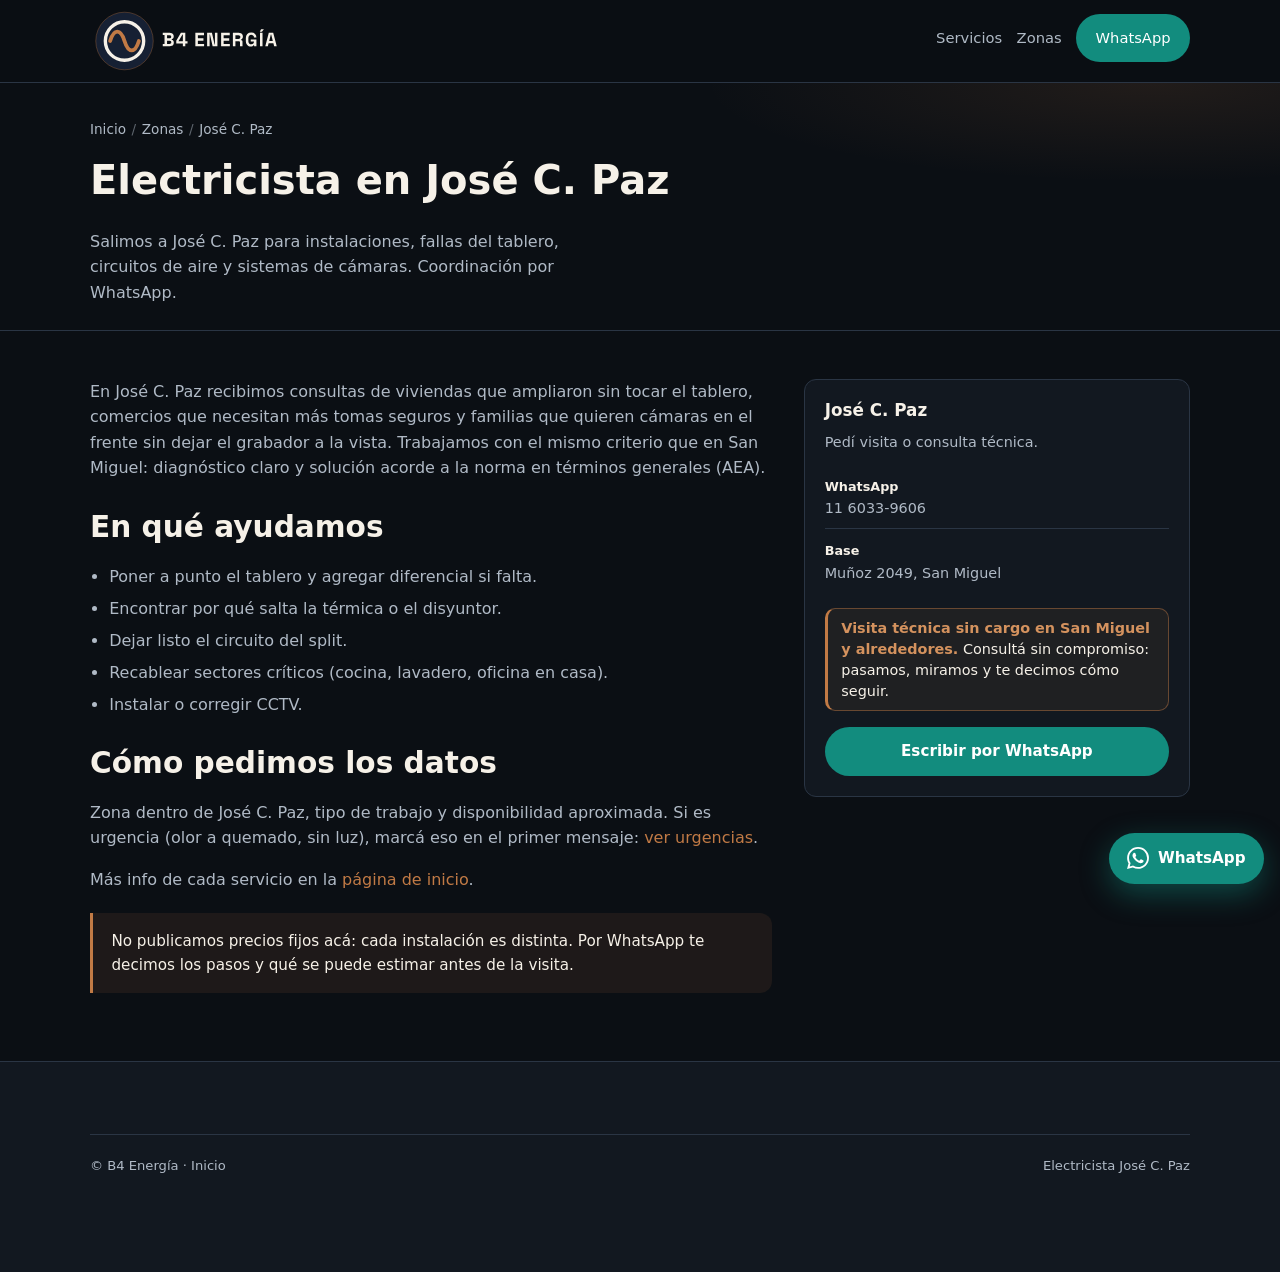
<file: zonas/jose-c-paz.html>
<!DOCTYPE html>
<html lang="es-AR">
<head>
  <meta charset="utf-8">
  <meta name="viewport" content="width=device-width, initial-scale=1">
  <title>Electricista en José C. Paz | B4 Energía</title>
  <meta name="description" content="Electricista en José C. Paz: tableros, disyuntores, aire acondicionado, recableado y cámaras CCTV. Coordiná por WhatsApp 11 6033-9606.">
  <link rel="canonical" href="https://b4energia.com/zonas/jose-c-paz.html">
  <meta property="og:type" content="website">
  <meta property="og:locale" content="es_AR">
  <meta property="og:url" content="https://b4energia.com/zonas/jose-c-paz.html">
  <meta property="og:title" content="Electricista en José C. Paz | B4 Energía">
  <meta property="og:description" content="Trabajos eléctricos domiciliarios y comerciales y CCTV en José C. Paz.">
  <meta property="og:site_name" content="B4 Energía">
  <link rel="icon" href="/favicon.svg" type="image/svg+xml">
  <link rel="icon" href="/favicon-32.png" sizes="32x32" type="image/png">
  <link rel="apple-touch-icon" href="/apple-touch-icon.png">
  <link rel="stylesheet" href="/css/styles.css">
  <script type="application/ld+json">
  {"@context":"https://schema.org","@type":"Service","name":"Electricista en José C. Paz","provider":{"@id":"https://b4energia.com/#business"},"areaServed":{"@type":"City","name":"José C. Paz"},"url":"https://b4energia.com/zonas/jose-c-paz.html"}
  </script>
</head>
<body>
  <header class="site-header">
    <div class="container nav">
      <a class="logo" href="/" aria-label="B4 Energía — inicio"><img class="logo-full" src="/logo/logo-dark.svg" alt="B4 Energía" width="409" height="150"></a>
      <nav aria-label="Principal"><ul class="nav-links">
        <li><a href="/#servicios">Servicios</a></li>
        <li><a href="/#zonas">Zonas</a></li>
        <li><a class="btn btn-wa" href="https://wa.me/5491160339606" target="_blank" rel="noopener">WhatsApp</a></li>
      </ul></nav>
    </div>
  </header>
  <main>
    <div class="page-hero">
      <div class="container">
        <p class="breadcrumb"><a href="/">Inicio</a><span>/</span><a href="/#zonas">Zonas</a><span>/</span>José C. Paz</p>
        <h1>Electricista en José C. Paz</h1>
        <p style="color:var(--muted);max-width:48ch;margin:0">Salimos a José C. Paz para instalaciones, fallas del tablero, circuitos de aire y sistemas de cámaras. Coordinación por WhatsApp.</p>
      </div>
    </div>
    <section class="section">
      <div class="container two-col">
        <article class="prose">
          <p>En José C. Paz recibimos consultas de viviendas que ampliaron sin tocar el tablero, comercios que necesitan más tomas seguros y familias que quieren cámaras en el frente sin dejar el grabador a la vista. Trabajamos con el mismo criterio que en San Miguel: diagnóstico claro y solución acorde a la norma en términos generales (AEA).</p>
          <h2>En qué ayudamos</h2>
          <ul>
            <li>Poner a punto el tablero y agregar diferencial si falta.</li>
            <li>Encontrar por qué salta la térmica o el disyuntor.</li>
            <li>Dejar listo el circuito del split.</li>
            <li>Recablear sectores críticos (cocina, lavadero, oficina en casa).</li>
            <li>Instalar o corregir CCTV.</li>
          </ul>
          <h2>Cómo pedimos los datos</h2>
          <p>Zona dentro de José C. Paz, tipo de trabajo y disponibilidad aproximada. Si es urgencia (olor a quemado, sin luz), marcá eso en el primer mensaje: <a href="/servicios/urgencias.html">ver urgencias</a>.</p>
          <p>Más info de cada servicio en la <a href="/#servicios">página de inicio</a>.</p>
          <div class="callout">
            <p>No publicamos precios fijos acá: cada instalación es distinta. Por WhatsApp te decimos los pasos y qué se puede estimar antes de la visita.</p>
          </div>
        </article>
        <aside class="side-box">
          <h2>José C. Paz</h2>
          <p>Pedí visita o consulta técnica.</p>
          <ul class="side-meta">
            <li><div><strong>WhatsApp</strong>11 6033-9606</div></li>
            <li><div><strong>Base</strong>Muñoz 2049, San Miguel</div></li>
          </ul>
          <p class="hook-visita"><strong>Visita técnica sin cargo en San Miguel y alrededores.</strong> Consultá sin compromiso: pasamos, miramos y te decimos cómo seguir.</p>
          <a class="btn btn-wa" style="width:100%" href="https://wa.me/5491160339606?text=Hola%2C%20soy%20de%20Jos%C3%A9%20C.%20Paz" target="_blank" rel="noopener">Escribir por WhatsApp</a>
        </aside>
      </div>
    </section>
  </main>
  <footer class="site-footer"><div class="container footer-bottom"><span>© B4 Energía · <a href="/">Inicio</a></span><span>Electricista José C. Paz</span></div></footer>
  <a class="wa-float" href="https://wa.me/5491160339606" target="_blank" rel="noopener" aria-label="WhatsApp"><svg width="22" height="22" viewBox="0 0 24 24" fill="currentColor" aria-hidden="true"><path d="M17.472 14.382c-.297-.149-1.758-.867-2.03-.967-.273-.099-.471-.148-.67.15-.197.297-.767.966-.94 1.164-.173.199-.347.223-.644.075-.297-.15-1.255-.463-2.39-1.475-.883-.788-1.48-1.761-1.653-2.059-.173-.297-.018-.458.13-.606.134-.133.298-.347.446-.52.149-.174.198-.298.298-.497.099-.198.05-.371-.025-.52-.075-.149-.669-1.612-.916-2.207-.242-.579-.487-.5-.669-.51-.173-.008-.371-.01-.57-.01-.198 0-.52.074-.792.372-.272.297-1.04 1.016-1.04 2.479 0 1.462 1.065 2.875 1.213 3.074.149.198 2.096 3.2 5.077 4.487.709.306 1.262.489 1.694.625.712.227 1.36.195 1.871.118.571-.085 1.758-.719 2.006-1.413.248-.694.248-1.289.173-1.413-.074-.124-.272-.198-.57-.347m-5.421 7.403h-.004a9.87 9.87 0 01-5.031-1.378l-.361-.214-3.741.982.998-3.648-.235-.374a9.86 9.86 0 01-1.51-5.26c.001-5.45 4.436-9.884 9.888-9.884 2.64 0 5.122 1.03 6.988 2.898a9.825 9.825 0 012.893 6.994c-.003 5.45-4.435 9.884-9.885 9.884m8.413-18.297A11.815 11.815 0 0012.05 0C5.495 0 .16 5.335.157 11.892c0 2.096.547 4.142 1.588 5.945L.057 24l6.305-1.654a11.882 11.882 0 005.683 1.448h.005c6.554 0 11.89-5.335 11.893-11.893a11.821 11.821 0 00-3.48-8.413z"/></svg><span class="wa-label">WhatsApp</span></a>
</body>
</html>
</file>
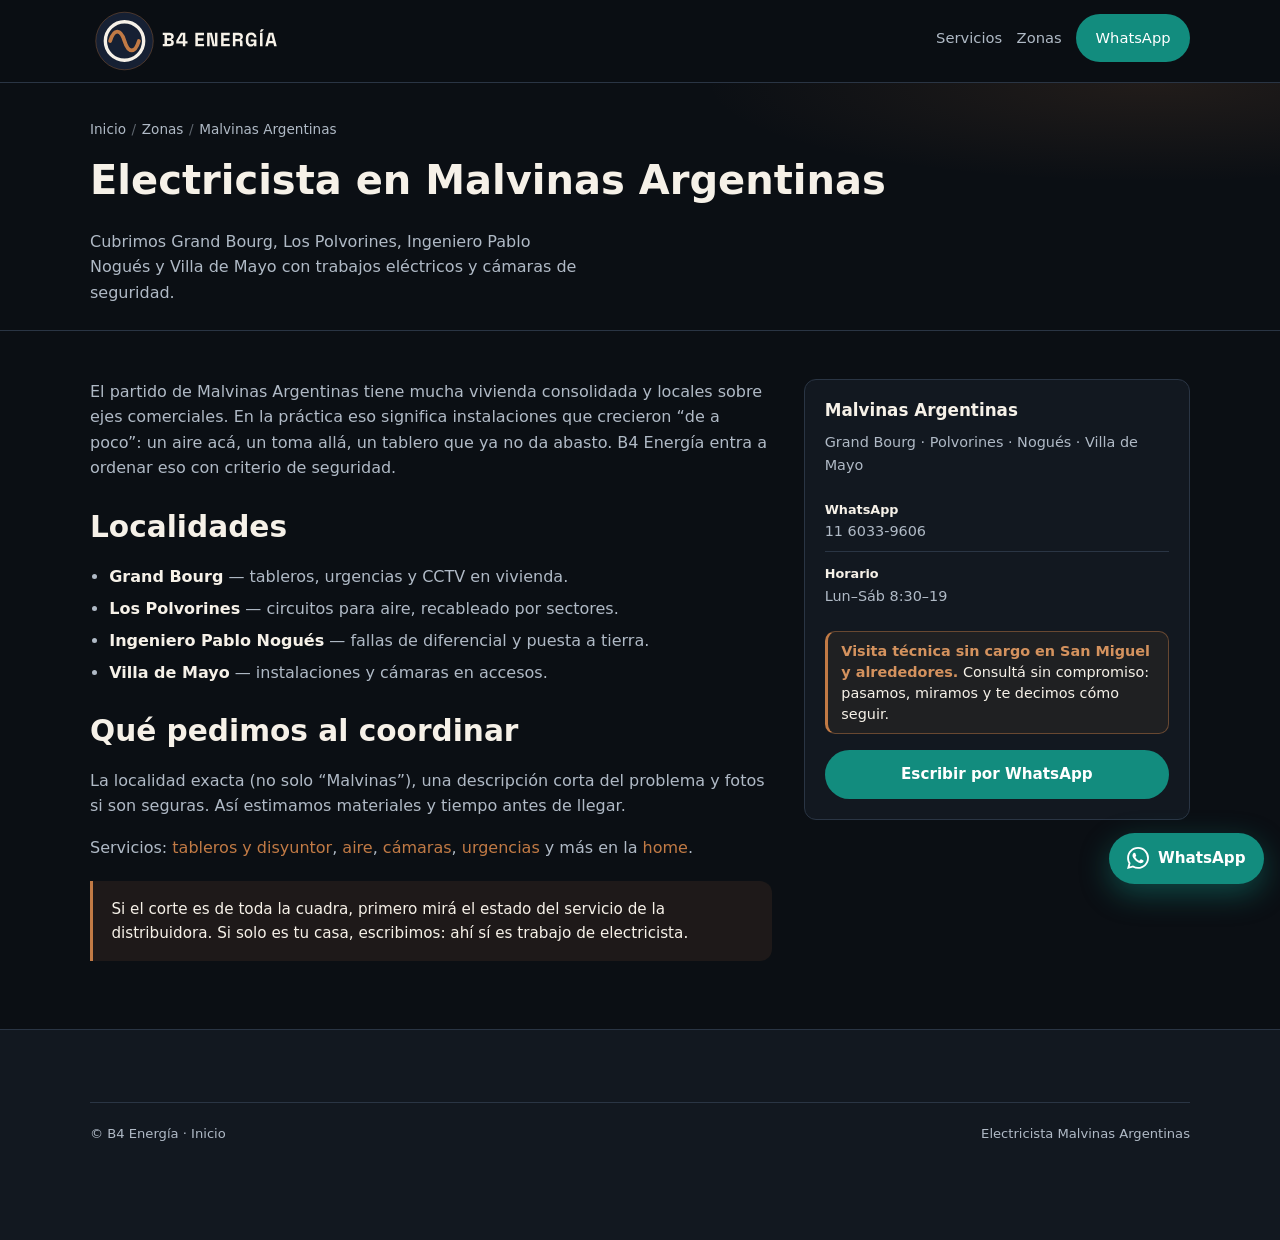
<file: zonas/malvinas-argentinas.html>
<!DOCTYPE html>
<html lang="es-AR">
<head>
  <meta charset="utf-8">
  <meta name="viewport" content="width=device-width, initial-scale=1">
  <title>Electricista en Malvinas Argentinas | B4 Energía</title>
  <meta name="description" content="Electricista en Malvinas Argentinas: Grand Bourg, Los Polvorines, Ingeniero Pablo Nogués y Villa de Mayo. Tableros, aires y CCTV. WhatsApp 11 6033-9606.">
  <link rel="canonical" href="https://b4energia.com/zonas/malvinas-argentinas.html">
  <meta property="og:type" content="website">
  <meta property="og:locale" content="es_AR">
  <meta property="og:url" content="https://b4energia.com/zonas/malvinas-argentinas.html">
  <meta property="og:title" content="Electricista en Malvinas Argentinas | B4 Energía">
  <meta property="og:description" content="Grand Bourg, Los Polvorines, Pablo Nogués y Villa de Mayo. Electricista y cámaras.">
  <meta property="og:site_name" content="B4 Energía">
  <link rel="icon" href="/favicon.svg" type="image/svg+xml">
  <link rel="icon" href="/favicon-32.png" sizes="32x32" type="image/png">
  <link rel="apple-touch-icon" href="/apple-touch-icon.png">
  <link rel="stylesheet" href="/css/styles.css">
  <script type="application/ld+json">
  {"@context":"https://schema.org","@type":"Service","name":"Electricista en Malvinas Argentinas","provider":{"@id":"https://b4energia.com/#business"},"areaServed":{"@type":"AdministrativeArea","name":"Malvinas Argentinas"},"url":"https://b4energia.com/zonas/malvinas-argentinas.html"}
  </script>
</head>
<body>
  <header class="site-header">
    <div class="container nav">
      <a class="logo" href="/" aria-label="B4 Energía — inicio"><img class="logo-full" src="/logo/logo-dark.svg" alt="B4 Energía" width="409" height="150"></a>
      <nav aria-label="Principal"><ul class="nav-links">
        <li><a href="/#servicios">Servicios</a></li>
        <li><a href="/#zonas">Zonas</a></li>
        <li><a class="btn btn-wa" href="https://wa.me/5491160339606" target="_blank" rel="noopener">WhatsApp</a></li>
      </ul></nav>
    </div>
  </header>
  <main>
    <div class="page-hero">
      <div class="container">
        <p class="breadcrumb"><a href="/">Inicio</a><span>/</span><a href="/#zonas">Zonas</a><span>/</span>Malvinas Argentinas</p>
        <h1>Electricista en Malvinas Argentinas</h1>
        <p style="color:var(--muted);max-width:48ch;margin:0">Cubrimos Grand Bourg, Los Polvorines, Ingeniero Pablo Nogués y Villa de Mayo con trabajos eléctricos y cámaras de seguridad.</p>
      </div>
    </div>
    <section class="section">
      <div class="container two-col">
        <article class="prose">
          <p>El partido de Malvinas Argentinas tiene mucha vivienda consolidada y locales sobre ejes comerciales. En la práctica eso significa instalaciones que crecieron “de a poco”: un aire acá, un toma allá, un tablero que ya no da abasto. B4 Energía entra a ordenar eso con criterio de seguridad.</p>
          <h2>Localidades</h2>
          <ul>
            <li><strong>Grand Bourg</strong> — tableros, urgencias y CCTV en vivienda.</li>
            <li><strong>Los Polvorines</strong> — circuitos para aire, recableado por sectores.</li>
            <li><strong>Ingeniero Pablo Nogués</strong> — fallas de diferencial y puesta a tierra.</li>
            <li><strong>Villa de Mayo</strong> — instalaciones y cámaras en accesos.</li>
          </ul>
          <h2>Qué pedimos al coordinar</h2>
          <p>La localidad exacta (no solo “Malvinas”), una descripción corta del problema y fotos si son seguras. Así estimamos materiales y tiempo antes de llegar.</p>
          <p>Servicios: <a href="/servicios/tableros-disyuntor.html">tableros y disyuntor</a>, <a href="/servicios/aire-acondicionado.html">aire</a>, <a href="/servicios/camaras-seguridad.html">cámaras</a>, <a href="/servicios/urgencias.html">urgencias</a> y más en la <a href="/#servicios">home</a>.</p>
          <div class="callout">
            <p>Si el corte es de toda la cuadra, primero mirá el estado del servicio de la distribuidora. Si solo es tu casa, escribimos: ahí sí es trabajo de electricista.</p>
          </div>
        </article>
        <aside class="side-box">
          <h2>Malvinas Argentinas</h2>
          <p>Grand Bourg · Polvorines · Nogués · Villa de Mayo</p>
          <ul class="side-meta">
            <li><div><strong>WhatsApp</strong>11 6033-9606</div></li>
            <li><div><strong>Horario</strong>Lun–Sáb 8:30–19</div></li>
          </ul>
          <p class="hook-visita"><strong>Visita técnica sin cargo en San Miguel y alrededores.</strong> Consultá sin compromiso: pasamos, miramos y te decimos cómo seguir.</p>
          <a class="btn btn-wa" style="width:100%" href="https://wa.me/5491160339606?text=Hola%2C%20soy%20de%20Malvinas%20Argentinas" target="_blank" rel="noopener">Escribir por WhatsApp</a>
        </aside>
      </div>
    </section>
  </main>
  <footer class="site-footer"><div class="container footer-bottom"><span>© B4 Energía · <a href="/">Inicio</a></span><span>Electricista Malvinas Argentinas</span></div></footer>
  <a class="wa-float" href="https://wa.me/5491160339606" target="_blank" rel="noopener" aria-label="WhatsApp"><svg width="22" height="22" viewBox="0 0 24 24" fill="currentColor" aria-hidden="true"><path d="M17.472 14.382c-.297-.149-1.758-.867-2.03-.967-.273-.099-.471-.148-.67.15-.197.297-.767.966-.94 1.164-.173.199-.347.223-.644.075-.297-.15-1.255-.463-2.39-1.475-.883-.788-1.48-1.761-1.653-2.059-.173-.297-.018-.458.13-.606.134-.133.298-.347.446-.52.149-.174.198-.298.298-.497.099-.198.05-.371-.025-.52-.075-.149-.669-1.612-.916-2.207-.242-.579-.487-.5-.669-.51-.173-.008-.371-.01-.57-.01-.198 0-.52.074-.792.372-.272.297-1.04 1.016-1.04 2.479 0 1.462 1.065 2.875 1.213 3.074.149.198 2.096 3.2 5.077 4.487.709.306 1.262.489 1.694.625.712.227 1.36.195 1.871.118.571-.085 1.758-.719 2.006-1.413.248-.694.248-1.289.173-1.413-.074-.124-.272-.198-.57-.347m-5.421 7.403h-.004a9.87 9.87 0 01-5.031-1.378l-.361-.214-3.741.982.998-3.648-.235-.374a9.86 9.86 0 01-1.51-5.26c.001-5.45 4.436-9.884 9.888-9.884 2.64 0 5.122 1.03 6.988 2.898a9.825 9.825 0 012.893 6.994c-.003 5.45-4.435 9.884-9.885 9.884m8.413-18.297A11.815 11.815 0 0012.05 0C5.495 0 .16 5.335.157 11.892c0 2.096.547 4.142 1.588 5.945L.057 24l6.305-1.654a11.882 11.882 0 005.683 1.448h.005c6.554 0 11.89-5.335 11.893-11.893a11.821 11.821 0 00-3.48-8.413z"/></svg><span class="wa-label">WhatsApp</span></a>
</body>
</html>
</file>
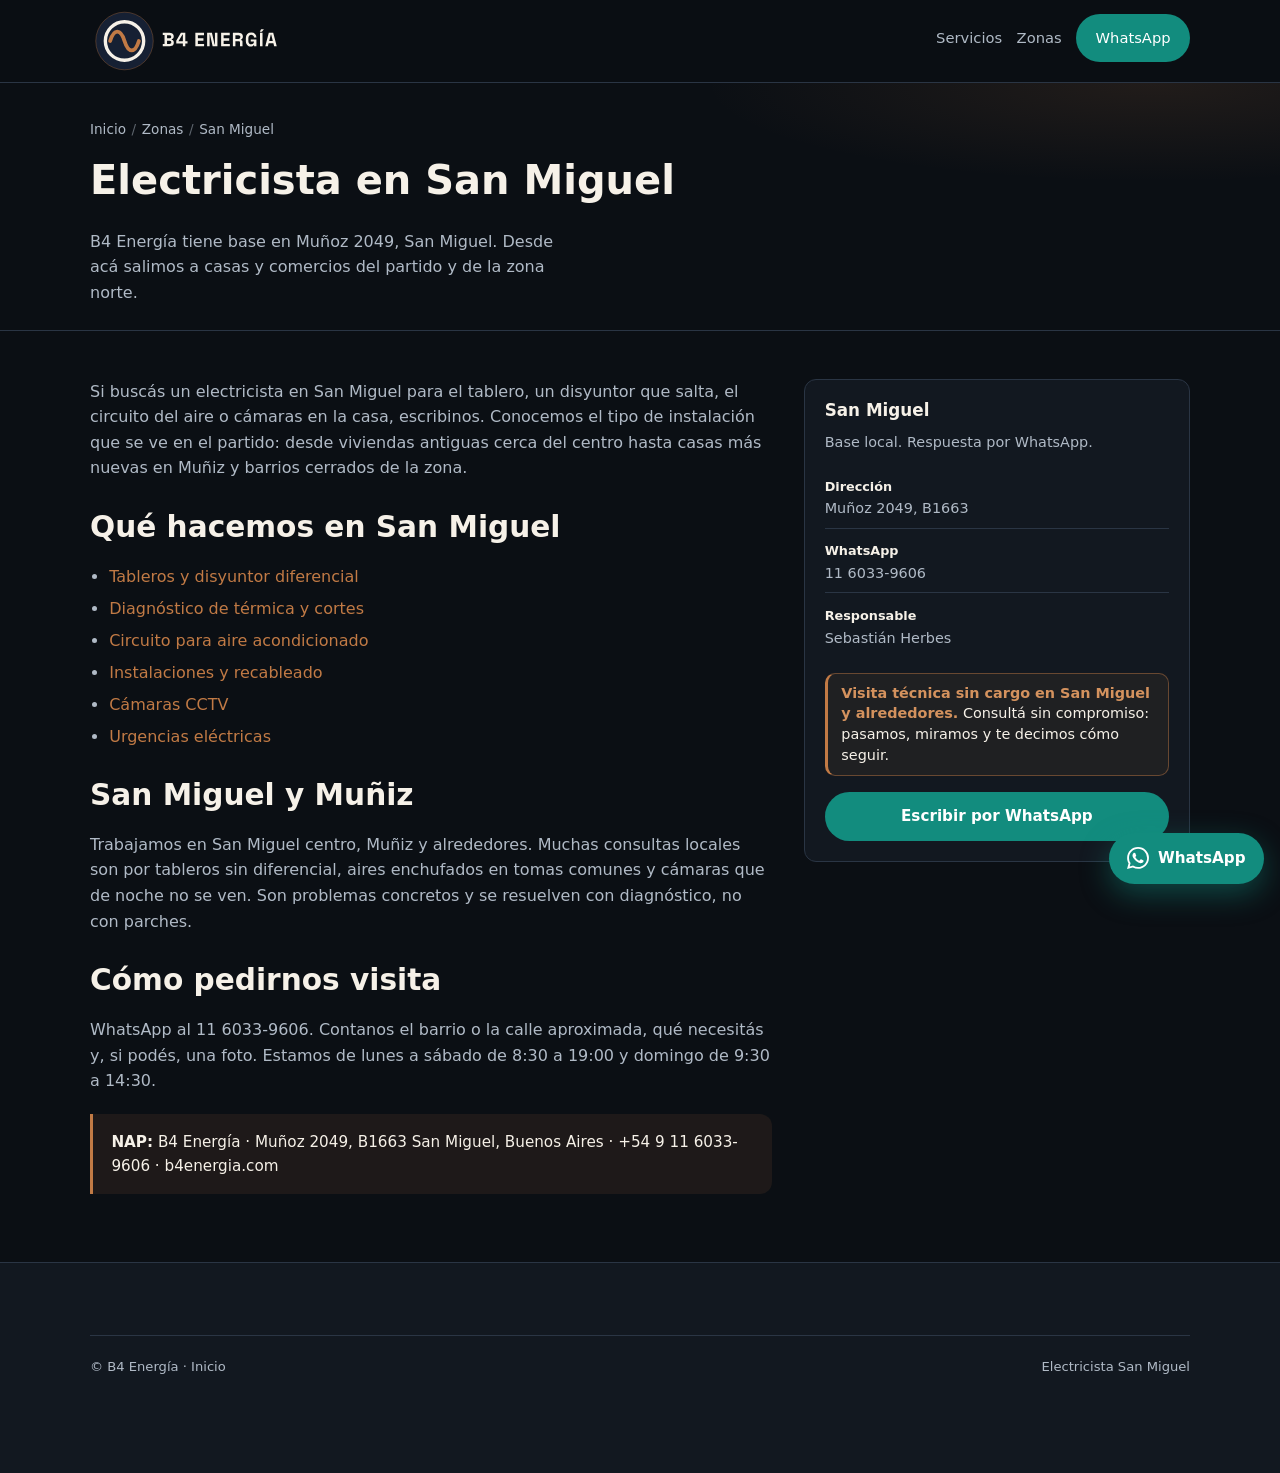
<file: zonas/san-miguel.html>
<!DOCTYPE html>
<html lang="es-AR">
<head>
  <meta charset="utf-8">
  <meta name="viewport" content="width=device-width, initial-scale=1">
  <title>Electricista en San Miguel | B4 Energía</title>
  <meta name="description" content="Electricista en San Miguel (Muñoz 2049). Tableros, disyuntores, aires, cámaras CCTV y urgencias. WhatsApp 11 6033-9606.">
  <link rel="canonical" href="https://b4energia.com/zonas/san-miguel.html">
  <meta property="og:type" content="website">
  <meta property="og:locale" content="es_AR">
  <meta property="og:url" content="https://b4energia.com/zonas/san-miguel.html">
  <meta property="og:title" content="Electricista en San Miguel | B4 Energía">
  <meta property="og:description" content="Base en San Miguel. Trabajos eléctricos y cámaras de seguridad en el partido y alrededores.">
  <meta property="og:site_name" content="B4 Energía">
  <link rel="icon" href="/favicon.svg" type="image/svg+xml">
  <link rel="icon" href="/favicon-32.png" sizes="32x32" type="image/png">
  <link rel="apple-touch-icon" href="/apple-touch-icon.png">
  <link rel="stylesheet" href="/css/styles.css">
  <script type="application/ld+json">
  {"@context":"https://schema.org","@type":"Service","name":"Electricista en San Miguel","provider":{"@id":"https://b4energia.com/#business"},"areaServed":{"@type":"City","name":"San Miguel"},"url":"https://b4energia.com/zonas/san-miguel.html"}
  </script>
</head>
<body>
  <header class="site-header">
    <div class="container nav">
      <a class="logo" href="/" aria-label="B4 Energía — inicio"><img class="logo-full" src="/logo/logo-dark.svg" alt="B4 Energía" width="409" height="150"></a>
      <nav aria-label="Principal"><ul class="nav-links">
        <li><a href="/#servicios">Servicios</a></li>
        <li><a href="/#zonas">Zonas</a></li>
        <li><a class="btn btn-wa" href="https://wa.me/5491160339606" target="_blank" rel="noopener">WhatsApp</a></li>
      </ul></nav>
    </div>
  </header>
  <main>
    <div class="page-hero">
      <div class="container">
        <p class="breadcrumb"><a href="/">Inicio</a><span>/</span><a href="/#zonas">Zonas</a><span>/</span>San Miguel</p>
        <h1>Electricista en San Miguel</h1>
        <p style="color:var(--muted);max-width:48ch;margin:0">B4 Energía tiene base en Muñoz 2049, San Miguel. Desde acá salimos a casas y comercios del partido y de la zona norte.</p>
      </div>
    </div>
    <section class="section">
      <div class="container two-col">
        <article class="prose">
          <p>Si buscás un electricista en San Miguel para el tablero, un disyuntor que salta, el circuito del aire o cámaras en la casa, escribinos. Conocemos el tipo de instalación que se ve en el partido: desde viviendas antiguas cerca del centro hasta casas más nuevas en Muñiz y barrios cerrados de la zona.</p>
          <h2>Qué hacemos en San Miguel</h2>
          <ul>
            <li><a href="/servicios/tableros-disyuntor.html">Tableros y disyuntor diferencial</a></li>
            <li><a href="/servicios/termica-cortes.html">Diagnóstico de térmica y cortes</a></li>
            <li><a href="/servicios/aire-acondicionado.html">Circuito para aire acondicionado</a></li>
            <li><a href="/servicios/instalaciones-recableado.html">Instalaciones y recableado</a></li>
            <li><a href="/servicios/camaras-seguridad.html">Cámaras CCTV</a></li>
            <li><a href="/servicios/urgencias.html">Urgencias eléctricas</a></li>
          </ul>
          <h2>San Miguel y Muñiz</h2>
          <p>Trabajamos en San Miguel centro, Muñiz y alrededores. Muchas consultas locales son por tableros sin diferencial, aires enchufados en tomas comunes y cámaras que de noche no se ven. Son problemas concretos y se resuelven con diagnóstico, no con parches.</p>
          <h2>Cómo pedirnos visita</h2>
          <p>WhatsApp al 11 6033-9606. Contanos el barrio o la calle aproximada, qué necesitás y, si podés, una foto. Estamos de lunes a sábado de 8:30 a 19:00 y domingo de 9:30 a 14:30.</p>
          <div class="callout">
            <p><strong>NAP:</strong> B4 Energía · Muñoz 2049, B1663 San Miguel, Buenos Aires · +54 9 11 6033-9606 · b4energia.com</p>
          </div>
        </article>
        <aside class="side-box">
          <h2>San Miguel</h2>
          <p>Base local. Respuesta por WhatsApp.</p>
          <ul class="side-meta">
            <li><div><strong>Dirección</strong>Muñoz 2049, B1663</div></li>
            <li><div><strong>WhatsApp</strong>11 6033-9606</div></li>
            <li><div><strong>Responsable</strong>Sebastián Herbes</div></li>
          </ul>
          <p class="hook-visita"><strong>Visita técnica sin cargo en San Miguel y alrededores.</strong> Consultá sin compromiso: pasamos, miramos y te decimos cómo seguir.</p>
          <a class="btn btn-wa" style="width:100%" href="https://wa.me/5491160339606?text=Hola%2C%20soy%20de%20San%20Miguel" target="_blank" rel="noopener">Escribir por WhatsApp</a>
        </aside>
      </div>
    </section>
  </main>
  <footer class="site-footer"><div class="container footer-bottom"><span>© B4 Energía · <a href="/">Inicio</a></span><span>Electricista San Miguel</span></div></footer>
  <a class="wa-float" href="https://wa.me/5491160339606" target="_blank" rel="noopener" aria-label="WhatsApp"><svg width="22" height="22" viewBox="0 0 24 24" fill="currentColor" aria-hidden="true"><path d="M17.472 14.382c-.297-.149-1.758-.867-2.03-.967-.273-.099-.471-.148-.67.15-.197.297-.767.966-.94 1.164-.173.199-.347.223-.644.075-.297-.15-1.255-.463-2.39-1.475-.883-.788-1.48-1.761-1.653-2.059-.173-.297-.018-.458.13-.606.134-.133.298-.347.446-.52.149-.174.198-.298.298-.497.099-.198.05-.371-.025-.52-.075-.149-.669-1.612-.916-2.207-.242-.579-.487-.5-.669-.51-.173-.008-.371-.01-.57-.01-.198 0-.52.074-.792.372-.272.297-1.04 1.016-1.04 2.479 0 1.462 1.065 2.875 1.213 3.074.149.198 2.096 3.2 5.077 4.487.709.306 1.262.489 1.694.625.712.227 1.36.195 1.871.118.571-.085 1.758-.719 2.006-1.413.248-.694.248-1.289.173-1.413-.074-.124-.272-.198-.57-.347m-5.421 7.403h-.004a9.87 9.87 0 01-5.031-1.378l-.361-.214-3.741.982.998-3.648-.235-.374a9.86 9.86 0 01-1.51-5.26c.001-5.45 4.436-9.884 9.888-9.884 2.64 0 5.122 1.03 6.988 2.898a9.825 9.825 0 012.893 6.994c-.003 5.45-4.435 9.884-9.885 9.884m8.413-18.297A11.815 11.815 0 0012.05 0C5.495 0 .16 5.335.157 11.892c0 2.096.547 4.142 1.588 5.945L.057 24l6.305-1.654a11.882 11.882 0 005.683 1.448h.005c6.554 0 11.89-5.335 11.893-11.893a11.821 11.821 0 00-3.48-8.413z"/></svg><span class="wa-label">WhatsApp</span></a>
</body>
</html>
</file>
<file: css/styles.css>
/* B4 Energía — static site · identidad Opción B (navy / cobre / crema) */
:root {
  --bg: #0b0f14;
  --bg-2: #121820;
  --bg-3: #1a222d;
  --text: #f6f1e8;          /* crema — texto principal */
  --muted: #b0bac6;        /* neutro claro, AA sobre bg */
  --line: #2a3544;
  --navy: #162033;
  --accent: #c17a45;       /* cobre */
  --accent-2: #d4925e;     /* cobre claro (hover) */
  --accent-dark: #a56438;  /* cobre oscuro */
  --cream: #f6f1e8;
  --ok: #3dd68c;
  --whatsapp: #128c7e;     /* verde WhatsApp oscuro — AA con blanco */
  --whatsapp-bright: #25d366;
  --radius: 12px;
  --shadow: 0 8px 30px rgba(0,0,0,.35);
  --max: 1100px;
  --font: system-ui, -apple-system, "Segoe UI", Roboto, "Helvetica Neue", Arial, sans-serif;
}

*, *::before, *::after { box-sizing: border-box; }
html { scroll-behavior: smooth; }
body {
  margin: 0;
  font-family: var(--font);
  background: var(--bg);
  color: var(--text);
  line-height: 1.6;
  -webkit-font-smoothing: antialiased;
}
img { max-width: 100%; height: auto; display: block; }
a { color: var(--accent); text-decoration: none; }
a:hover { color: var(--accent-2); }
h1, h2, h3 { line-height: 1.25; margin: 0 0 .6em; font-weight: 700; color: var(--text); }
h1 { font-size: clamp(1.75rem, 4vw, 2.5rem); }
h2 { font-size: clamp(1.35rem, 3vw, 1.85rem); }
h3 { font-size: 1.15rem; }
p { margin: 0 0 1em; color: var(--muted); }
ul, ol { color: var(--muted); padding-left: 1.2em; }
li { margin-bottom: .4em; }
strong { color: var(--text); }

.container { width: min(100% - 2rem, var(--max)); margin-inline: auto; }
.sr-only {
  position: absolute; width: 1px; height: 1px; padding: 0; margin: -1px;
  overflow: hidden; clip: rect(0,0,0,0); border: 0;
}

/* Header */
.site-header {
  position: sticky; top: 0; z-index: 50;
  background: rgba(11,15,20,.94);
  backdrop-filter: blur(10px);
  border-bottom: 1px solid var(--line);
}
.nav {
  display: flex; align-items: center; justify-content: space-between;
  gap: 1rem; padding: .7rem 0; flex-wrap: wrap;
}
.logo {
  display: inline-flex; align-items: center; gap: .7rem;
  color: var(--cream); text-decoration: none;
  line-height: 1.15;
}
.logo:hover { color: var(--cream); }
.logo-full {
  display: block; height: 72px; width: auto; max-width: none;
  margin: -6px 0;
}
.nav-links {
  display: flex; flex-wrap: wrap; align-items: center; gap: .35rem .9rem;
  list-style: none; margin: 0; padding: 0;
}
.nav-links a { color: var(--muted); font-size: .92rem; font-weight: 500; }
.nav-links a:hover { color: var(--accent-2); }
/* Specifidad mayor que .nav-links a para que el WA no herede muted */
.nav-links a.btn-wa,
.nav-links .btn-wa {
  color: #fff;
  background: var(--whatsapp);
}
.nav-links a.btn-wa:hover,
.nav-links .btn-wa:hover {
  color: #fff;
  filter: brightness(1.1);
}

.btn {
  display: inline-flex; align-items: center; justify-content: center; gap: .5rem;
  padding: .7rem 1.15rem; border-radius: 999px; font-weight: 700; font-size: .95rem;
  border: 1px solid transparent; cursor: pointer; transition: .15s ease;
}
.btn-accent {
  background: var(--accent); color: var(--navy);
}
.btn-accent:hover { background: var(--accent-2); color: var(--navy); }
.btn-ghost {
  background: transparent; color: var(--text); border-color: var(--line);
}
.btn-ghost:hover { border-color: var(--accent); color: var(--accent-2); }
.btn-wa {
  background: var(--whatsapp); color: #fff;
}
.btn-wa:hover { filter: brightness(1.1); color: #fff; }
.btn-lg { padding: .9rem 1.4rem; font-size: 1rem; }

/* Hero */
.hero {
  padding: 3rem 0 2.5rem;
  background:
    radial-gradient(ellipse 80% 60% at 70% -10%, rgba(193,122,69,.16), transparent 55%),
    radial-gradient(ellipse 50% 40% at 10% 80%, rgba(22,32,51,.9), transparent 50%),
    var(--bg);
}
.hero-grid {
  display: grid; gap: 2rem; align-items: center;
}
@media (min-width: 860px) {
  .hero-grid { grid-template-columns: 1.2fr .8fr; gap: 3rem; }
}
.eyebrow {
  display: inline-flex; align-items: center; gap: .4rem;
  background: var(--bg-3); color: var(--accent-2); border: 1px solid var(--line);
  padding: .3rem .7rem; border-radius: 999px; font-size: .8rem; font-weight: 600;
  margin-bottom: 1rem;
}
.hero h1 { margin-bottom: .75rem; }
.hero .lead { font-size: 1.1rem; max-width: 38ch; margin-bottom: 1.5rem; }
.hero-actions { display: flex; flex-wrap: wrap; gap: .75rem; margin-bottom: 1.5rem; }
.trust {
  display: flex; flex-wrap: wrap; gap: .75rem 1.25rem; font-size: .88rem; color: var(--muted);
}
.trust span { display: inline-flex; align-items: center; gap: .4rem; }
.trust svg { color: var(--ok); flex-shrink: 0; }

.hero-card {
  background: var(--bg-2); border: 1px solid var(--line); border-radius: calc(var(--radius) + 4px);
  padding: 1.4rem; box-shadow: var(--shadow);
}
.hero-card h2 { font-size: 1.1rem; margin-bottom: .9rem; color: var(--text); }
.hero-card ul { list-style: none; padding: 0; margin: 0 0 1.2rem; }
.hero-card li {
  display: flex; gap: .65rem; align-items: flex-start;
  padding: .55rem 0; border-bottom: 1px solid var(--line); color: var(--muted); font-size: .93rem;
}
.hero-card li:last-child { border-bottom: 0; }
.hero-card li svg { color: var(--accent); flex-shrink: 0; margin-top: .15rem; }

/* Sections */
.section { padding: 3rem 0; }
.section-alt { background: var(--bg-2); border-block: 1px solid var(--line); }
.section-head { margin-bottom: 1.75rem; max-width: 48ch; }
.section-head p { margin-bottom: 0; }

.grid-3 {
  display: grid; gap: 1rem;
  grid-template-columns: 1fr;
}
@media (min-width: 640px) { .grid-3 { grid-template-columns: repeat(2, 1fr); } }
@media (min-width: 900px) { .grid-3 { grid-template-columns: repeat(3, 1fr); } }

.card {
  background: var(--bg-3); border: 1px solid var(--line); border-radius: var(--radius);
  padding: 1.25rem; transition: border-color .15s, transform .15s;
  height: 100%; display: flex; flex-direction: column;
}
a.card:hover { border-color: var(--accent); transform: translateY(-2px); color: inherit; }
.card-icon {
  width: 42px; height: 42px; border-radius: 10px;
  background: rgba(193,122,69,.14); color: var(--accent-2);
  display: grid; place-items: center; margin-bottom: .9rem;
}
.card h3 { margin-bottom: .4rem; color: var(--text); }
.card p { flex: 1; font-size: .93rem; margin-bottom: .9rem; }
.card .more { font-size: .88rem; font-weight: 600; color: var(--accent-2); }

.zones {
  display: flex; flex-wrap: wrap; gap: .6rem;
}
.zone-chip {
  background: var(--bg); border: 1px solid var(--line); color: var(--text);
  padding: .55rem 1rem; border-radius: 999px; font-size: .9rem; font-weight: 500;
}
a.zone-chip:hover { border-color: var(--accent); color: var(--accent-2); }

/* FAQ */
.faq { display: grid; gap: .75rem; }
.faq details {
  background: var(--bg-3); border: 1px solid var(--line); border-radius: var(--radius);
  padding: 1rem 1.15rem;
}
.faq summary {
  cursor: pointer; font-weight: 600; color: var(--text); list-style: none;
  display: flex; justify-content: space-between; align-items: center; gap: 1rem;
}
.faq summary::-webkit-details-marker { display: none; }
.faq summary::after {
  content: "+"; color: var(--accent); font-size: 1.3rem; font-weight: 400; line-height: 1;
}
.faq details[open] summary::after { content: "−"; }
.faq details p { margin: .85rem 0 0; font-size: .95rem; }

/* CTA band */
.cta-band {
  background: linear-gradient(135deg, #1a1620 0%, var(--bg-3) 45%, #141c28 100%);
  border: 1px solid var(--line); border-radius: calc(var(--radius) + 4px);
  padding: 2rem 1.5rem; text-align: center;
}
.cta-band h2 { margin-bottom: .5rem; }
.cta-band p { max-width: 42ch; margin: 0 auto 1.25rem; }
.cta-band .btn { margin: .25rem; }

/* Page hero (inner) */
.page-hero {
  padding: 2.25rem 0 1.5rem;
  border-bottom: 1px solid var(--line);
  background: radial-gradient(ellipse 70% 80% at 90% 0%, rgba(193,122,69,.12), transparent 50%), var(--bg);
}
.breadcrumb {
  font-size: .85rem; color: var(--muted); margin-bottom: .85rem;
}
.breadcrumb a { color: var(--muted); }
.breadcrumb a:hover { color: var(--accent-2); }
.breadcrumb span { margin: 0 .35rem; opacity: .5; }
.prose { max-width: 68ch; }
.prose h2 { margin-top: 1.75rem; }
.prose h3 { margin-top: 1.35rem; color: var(--text); }
.prose ul, .prose ol { margin-bottom: 1.1em; }
.callout {
  background: rgba(193,122,69,.10); border-left: 3px solid var(--accent);
  padding: 1rem 1.15rem; border-radius: 0 var(--radius) var(--radius) 0; margin: 1.25rem 0;
}
.callout p { margin: 0; color: var(--text); font-size: .95rem; }

.two-col {
  display: grid; gap: 2rem;
}
@media (min-width: 860px) {
  .two-col { grid-template-columns: 1.5fr .85fr; align-items: start; }
}
.side-box {
  background: var(--bg-2); border: 1px solid var(--line); border-radius: var(--radius);
  padding: 1.25rem; position: sticky; top: 5rem;
}
.side-box h2 { font-size: 1.05rem; }
.side-box p { font-size: .9rem; }
.side-meta { list-style: none; padding: 0; margin: 1rem 0; font-size: .9rem; }
.side-meta li {
  display: flex; gap: .6rem; padding: .45rem 0; border-bottom: 1px solid var(--line);
  color: var(--muted);
}
.side-meta li:last-child { border-bottom: 0; }
.side-meta strong { color: var(--text); display: block; font-size: .8rem; font-weight: 600; }

/* Footer */
.site-footer {
  border-top: 1px solid var(--line); padding: 2.5rem 0 6rem; background: var(--bg-2);
}
.footer-grid {
  display: grid; gap: 1.75rem;
  grid-template-columns: 1fr;
}
@media (min-width: 700px) {
  .footer-grid { grid-template-columns: 1.4fr 1fr 1fr; }
}
.site-footer h3 { font-size: .95rem; margin-bottom: .75rem; color: var(--text); }
.site-footer p, .site-footer li { font-size: .9rem; }
.site-footer ul { list-style: none; padding: 0; margin: 0; }
.site-footer li { margin-bottom: .4em; }
.site-footer a { color: var(--muted); }
.site-footer a:hover { color: var(--accent-2); }
.footer-bottom {
  margin-top: 2rem; padding-top: 1.25rem; border-top: 1px solid var(--line);
  font-size: .82rem; color: var(--muted); display: flex; flex-wrap: wrap; gap: .5rem 1.5rem;
  justify-content: space-between;
}

/* Floating WhatsApp — verde WhatsApp (AA con tono oscuro) */
.wa-float {
  position: fixed; right: 1rem; bottom: 1rem; z-index: 60;
  display: inline-flex; align-items: center; gap: .55rem;
  background: var(--whatsapp); color: #fff !important;
  padding: .85rem 1.15rem; border-radius: 999px;
  font-weight: 700; box-shadow: 0 10px 30px rgba(18,140,126,.45);
  font-size: .95rem;
}
.wa-float:hover { filter: brightness(1.1); color: #fff !important; }
@media (max-width: 480px) {
  .wa-float .wa-label { display: none; }
  .wa-float { padding: .95rem; border-radius: 50%; }
}

/* Utils */
.mt-0 { margin-top: 0; }
.mb-0 { margin-bottom: 0; }
.text-center { text-align: center; }

/* Logo en footer */
.site-footer .logo-full { height: 76px; margin: 0; }

/* Gancho: visita técnica sin cargo */
.hook-visita {
  display: inline-block; margin: 0 0 1.25rem; padding: .55rem .85rem;
  border: 1px solid rgba(193,122,69,.45); border-left: 3px solid var(--accent);
  border-radius: 10px; background: rgba(193,122,69,.08);
  color: var(--cream); font-size: .95rem; line-height: 1.45; max-width: 52ch;
}
.hook-visita strong { color: var(--accent-2); }
.side-box .hook-visita { display: block; margin: 0 0 1rem; font-size: .9rem; }

@media (max-width: 640px) {
  .logo-full { height: 58px; margin: -4px 0; }
  .site-footer .logo-full { height: 64px; }
  .nav { padding: .55rem 0; gap: .55rem; }
  .nav-links { gap: .25rem .65rem; }
  .nav-links a { font-size: .88rem; }
  .nav-links .btn-wa { padding: .55rem .95rem; font-size: .88rem; }
}
</file>
